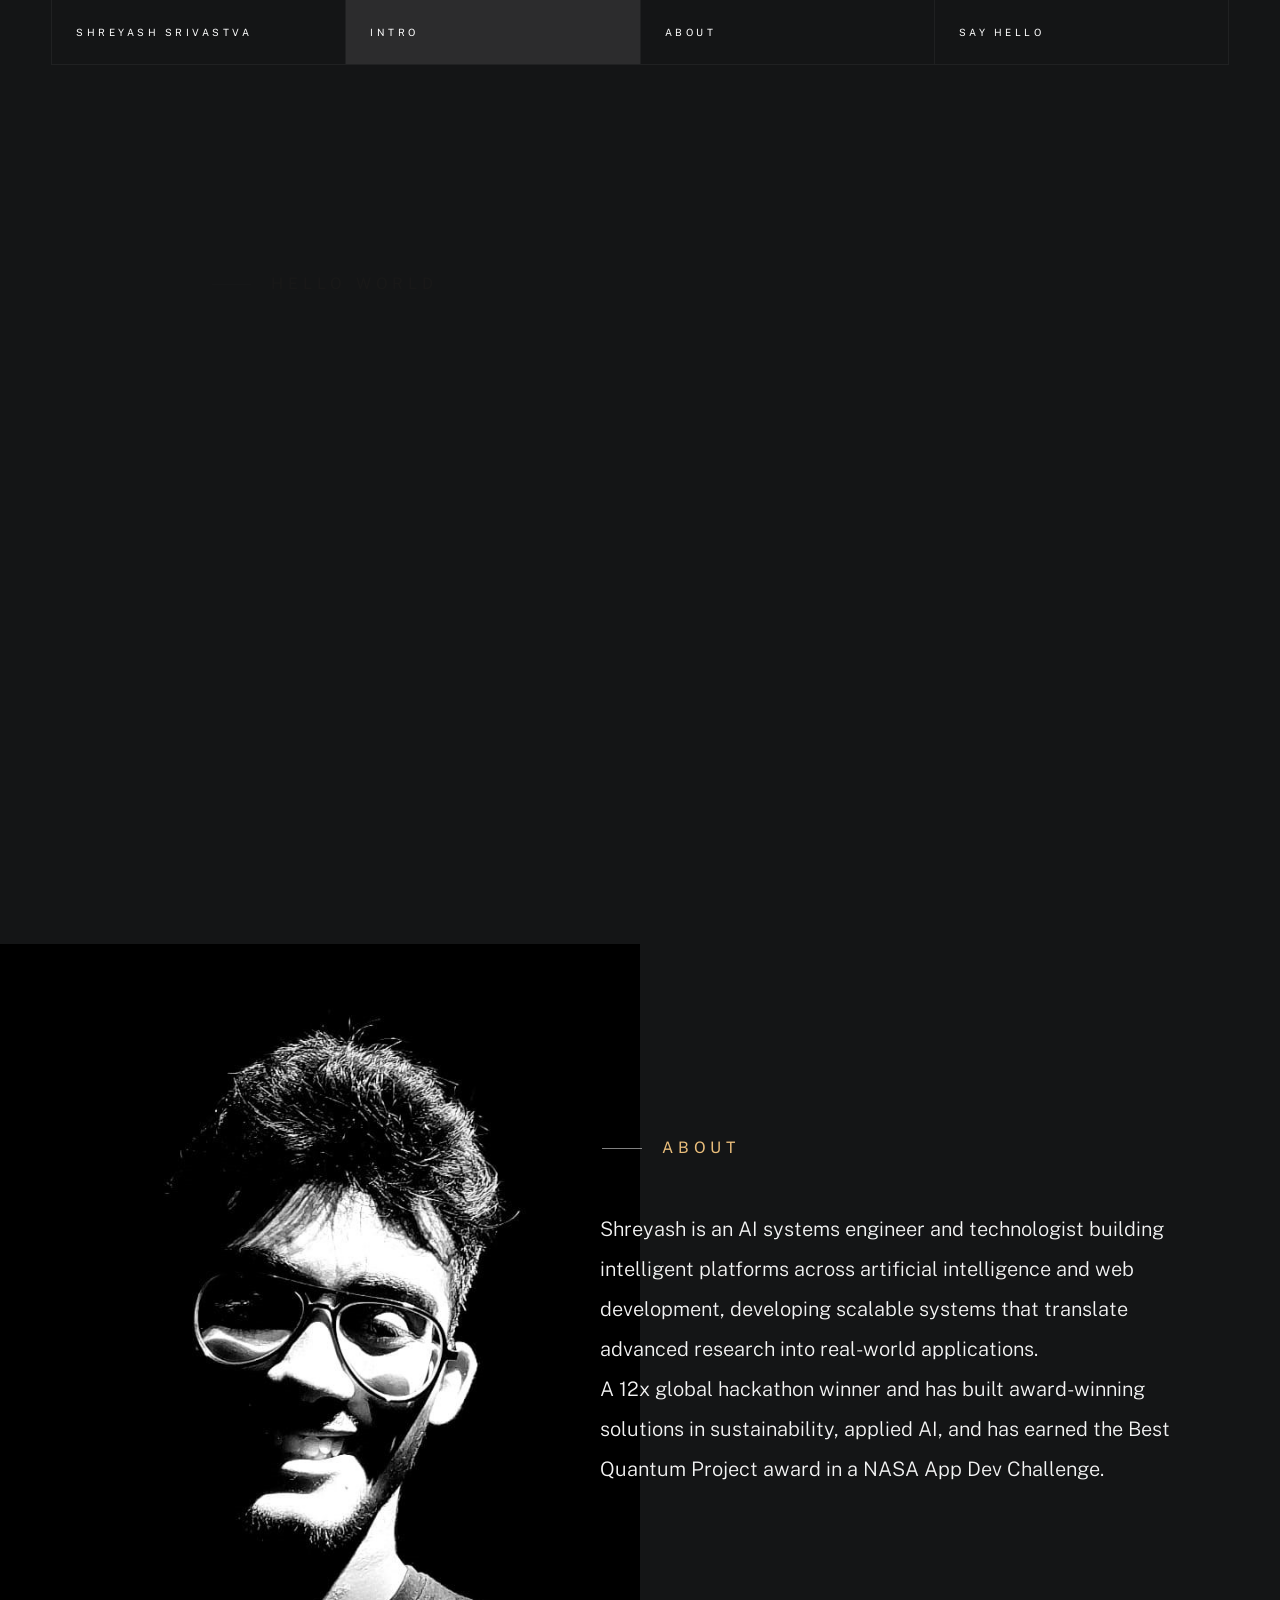
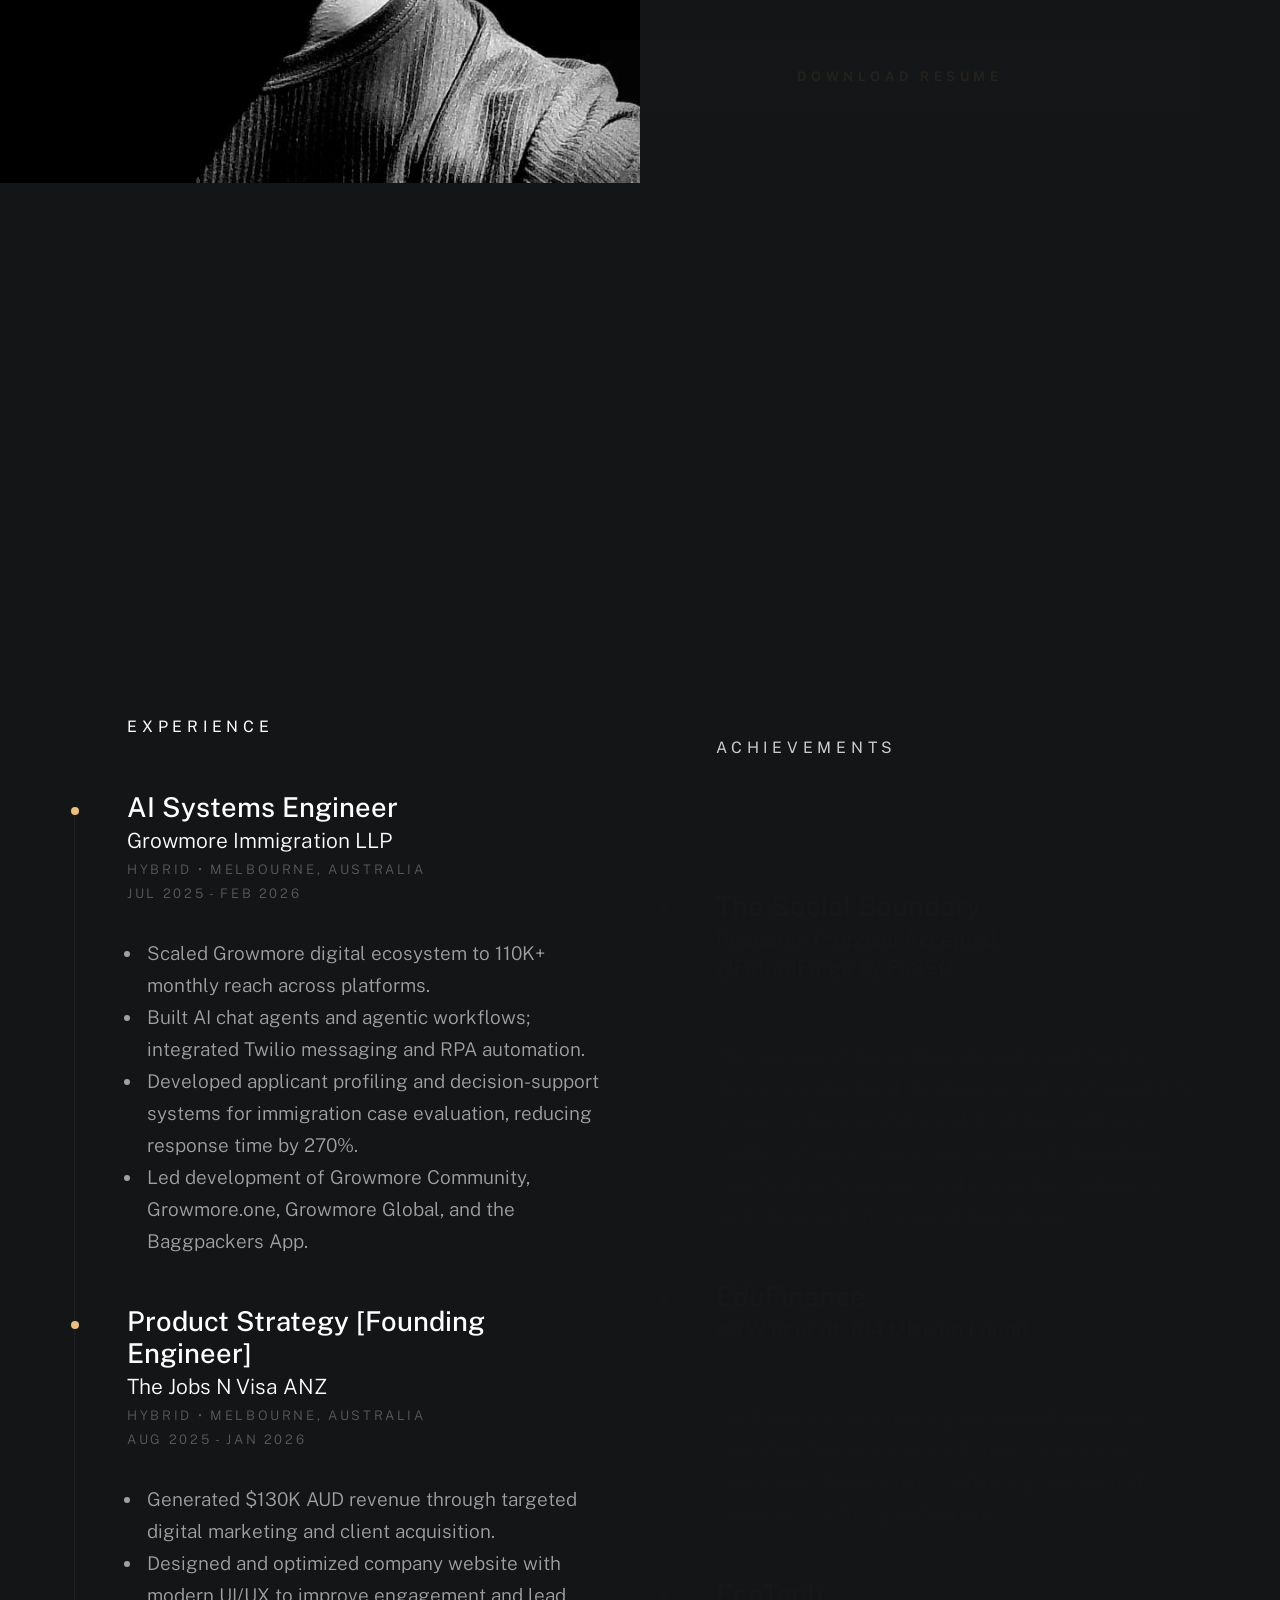
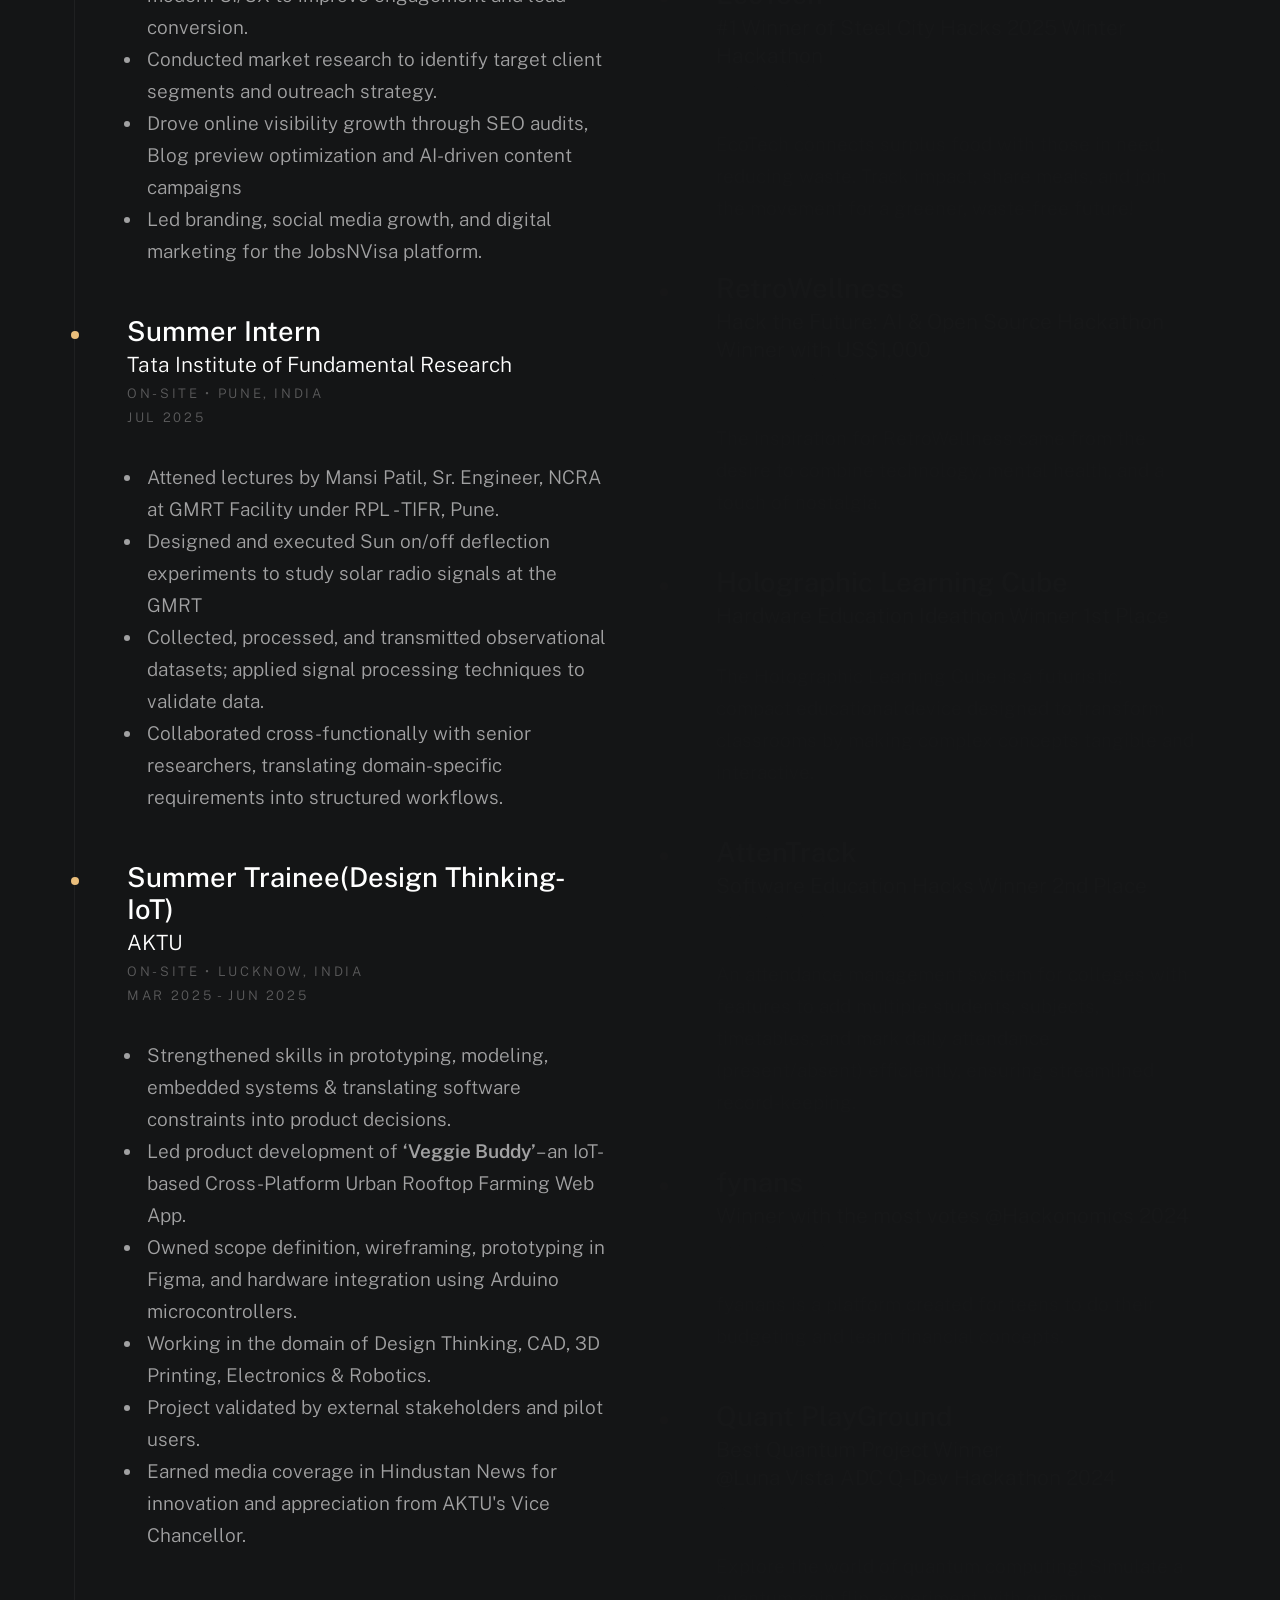
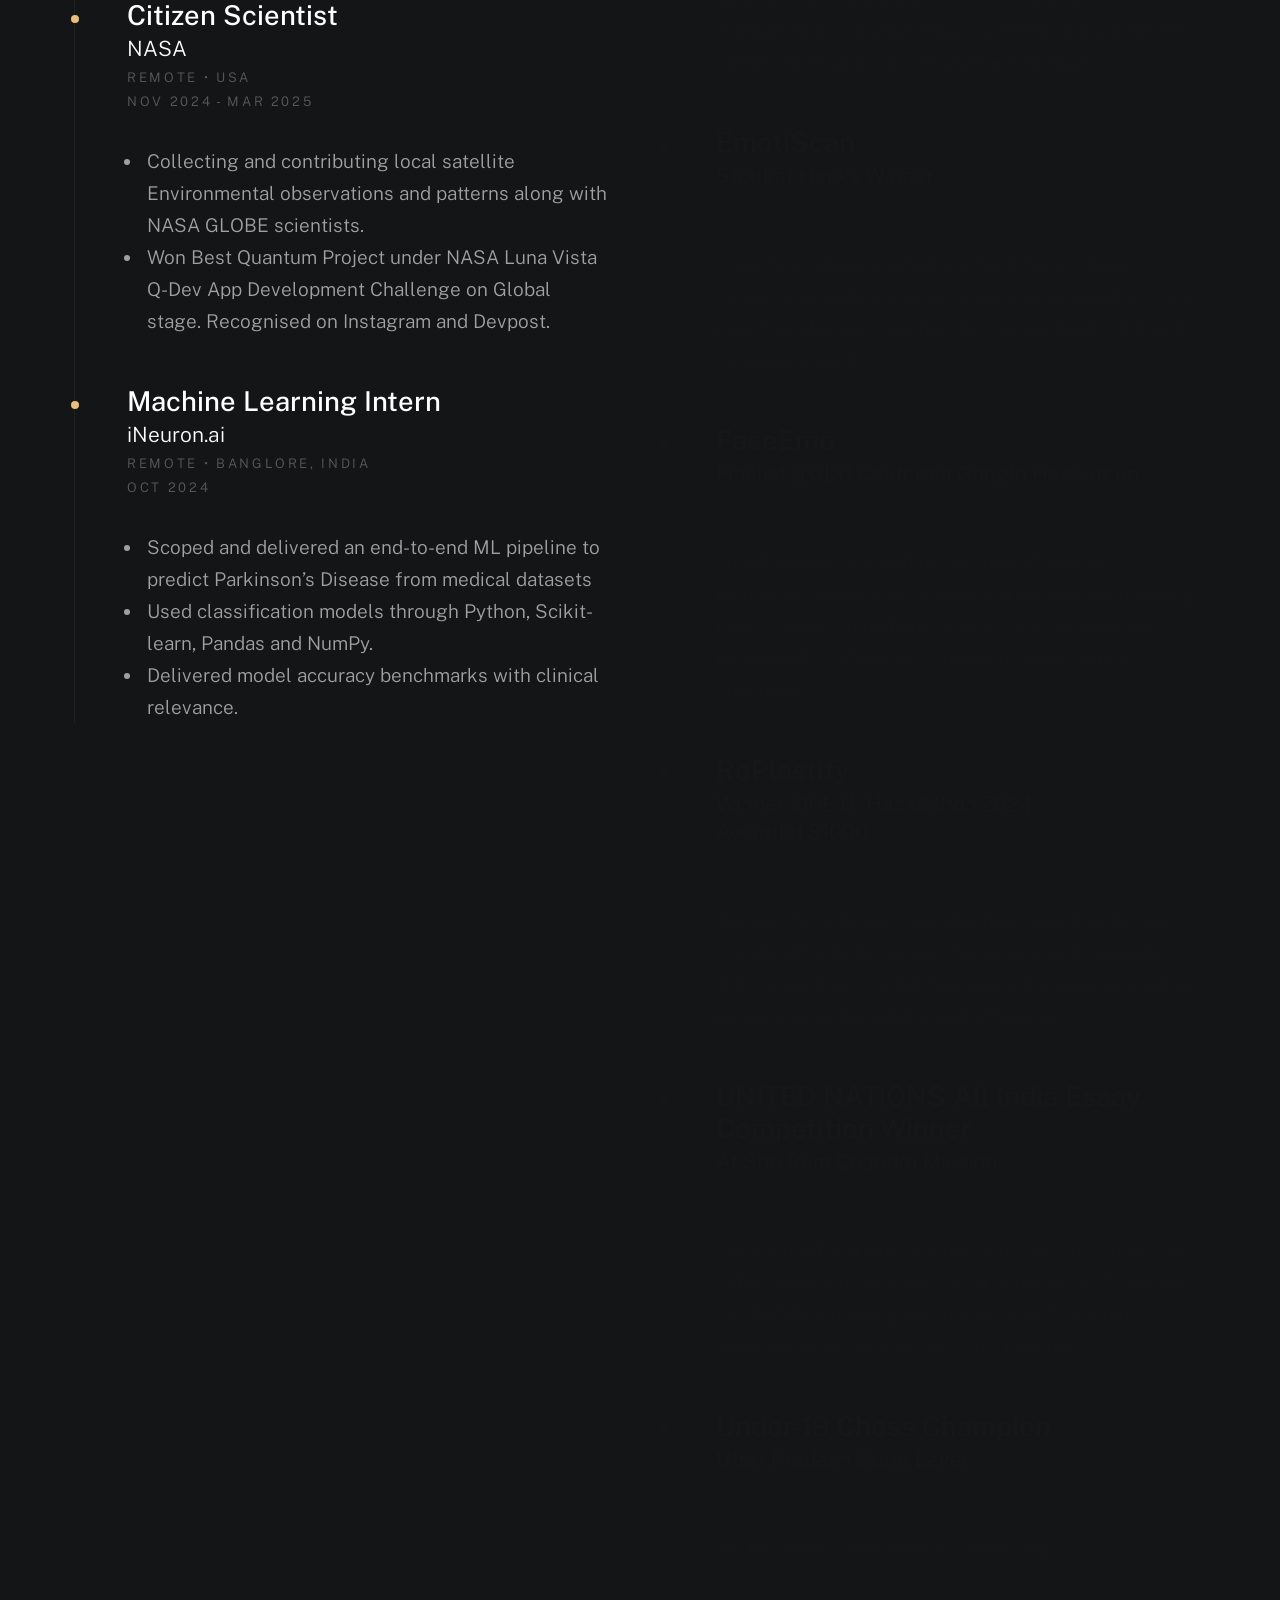
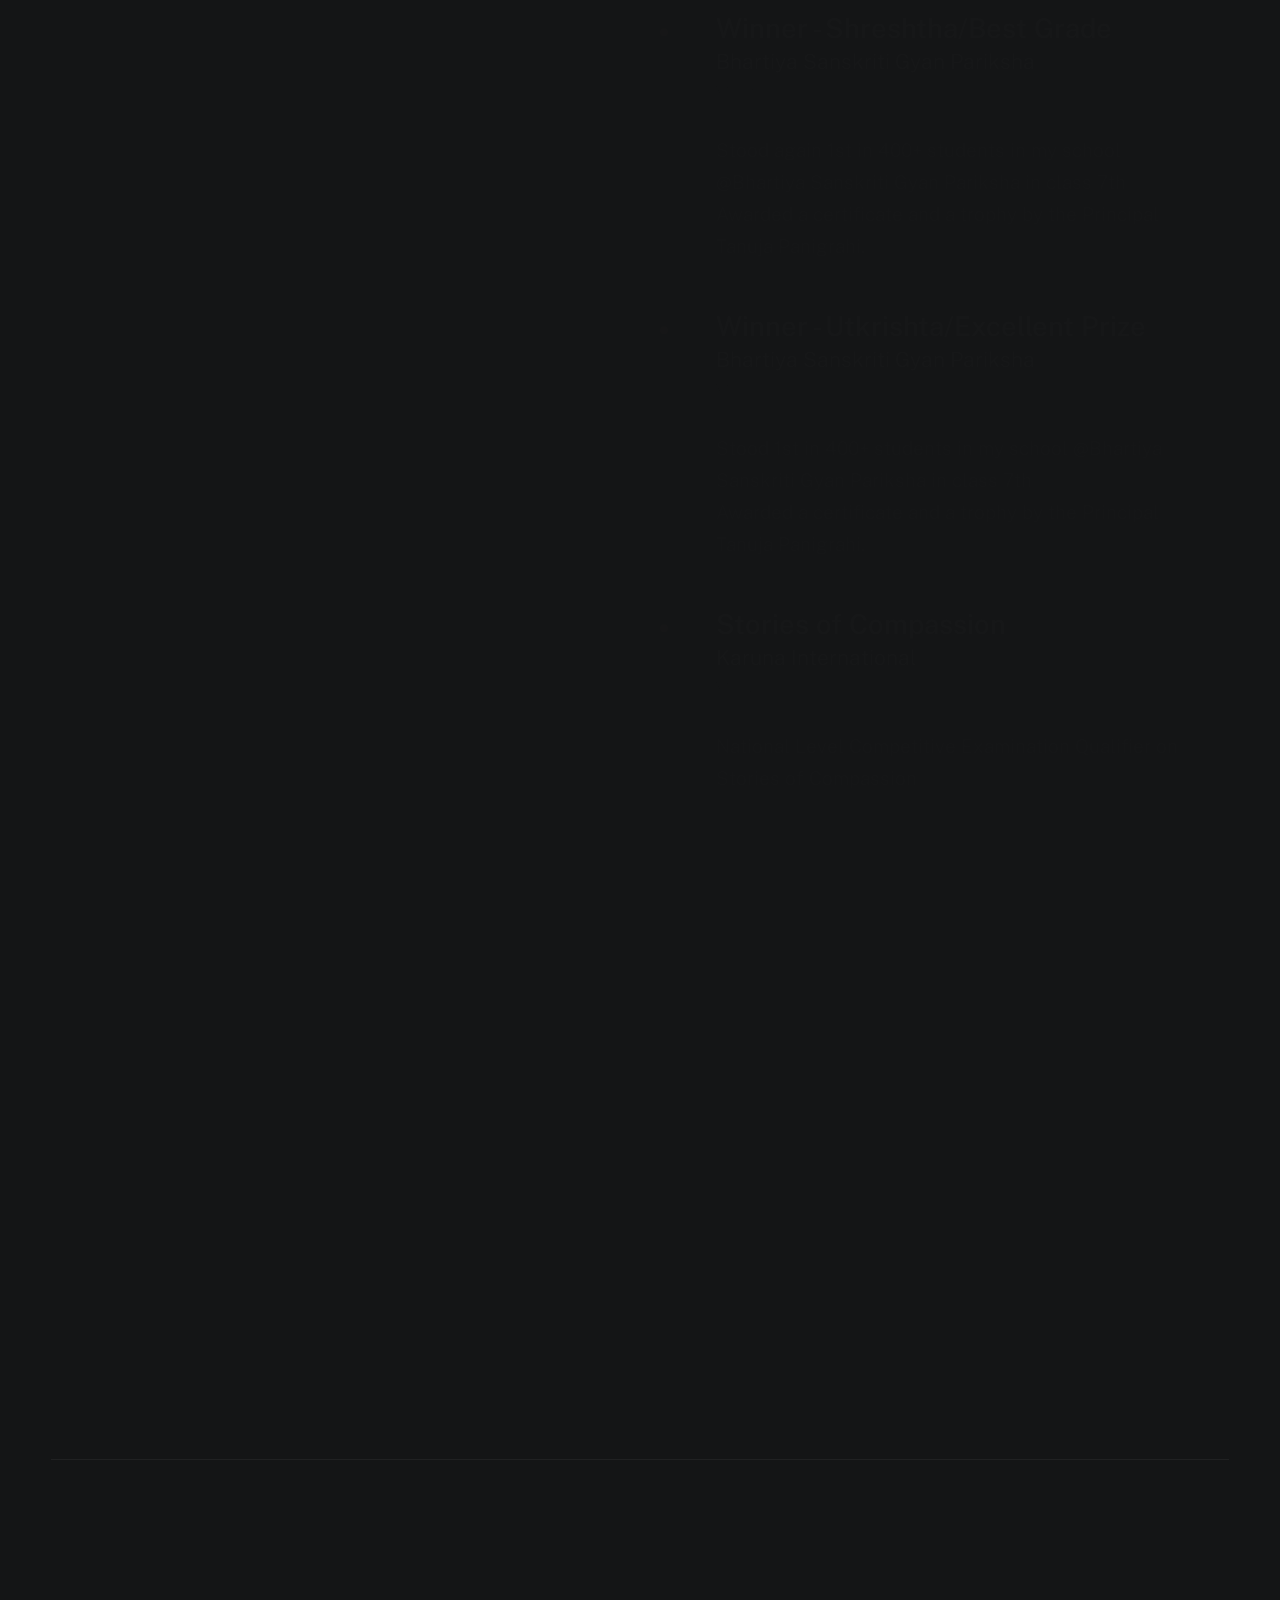
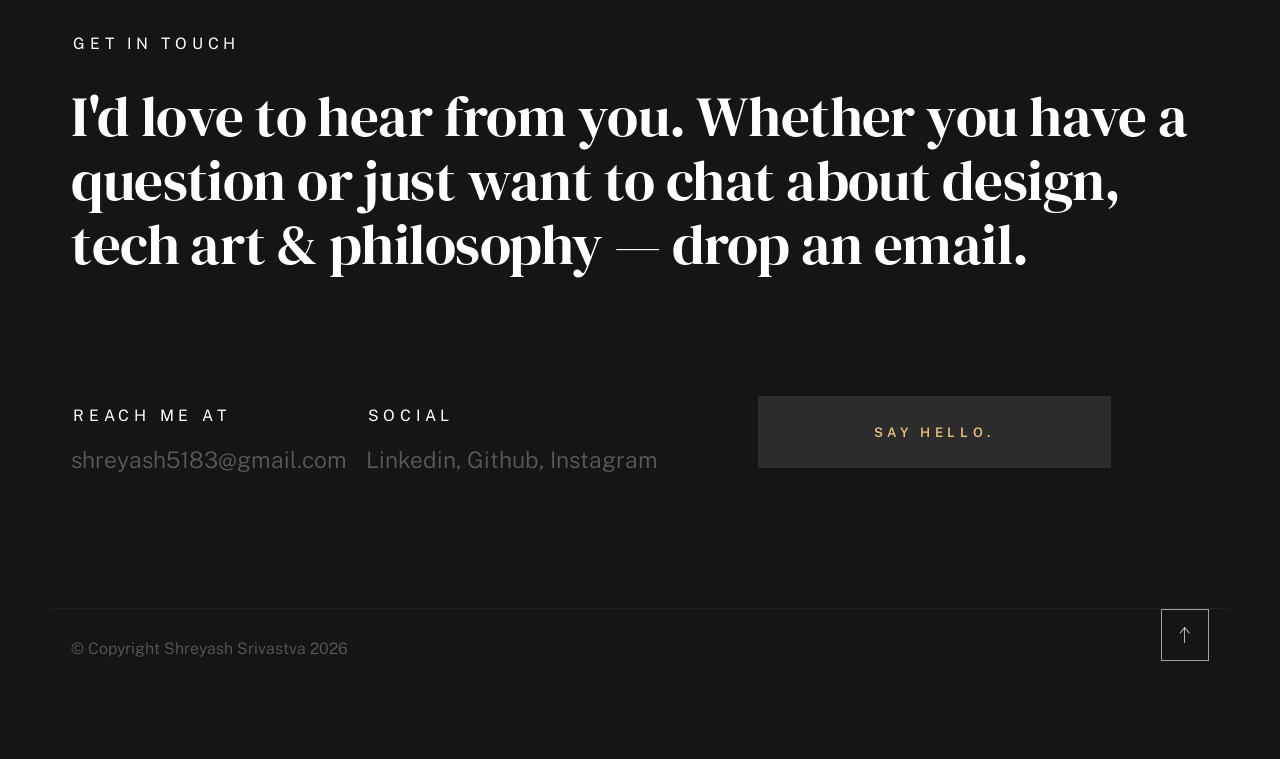
<file: index.html>
<!DOCTYPE html>
<html class="no-js ss-preload" lang="en">

<head>

    <!--- basic page needs
    ================================================== -->
    <meta charset="utf-8">
    <title>Shreyash Srivastva</title>
    <meta name="description" content="">
    <meta name="author" content="">

    <!-- mobile specific metas
    ================================================== -->
    <meta name="viewport" content="width=device-width, initial-scale=1">

    <!-- CSS
    ================================================== -->
    <link rel="stylesheet" href="css/vendor.css">
    <link rel="stylesheet" href="css/styles.css">

    <!-- favicons
    ================================================== -->
    <link rel="apple-touch-icon" sizes="180x180" href="apple-touch-icon.png">
    <link rel="icon" type="image/png" sizes="32x32" href="apple-touch-icon.png">
    <link rel="icon" type="image/png" sizes="16x16" href="apple-touch-icon.png">
    <link rel="manifest" href="site.webmanifest">

</head>

<body id="top">


    <!-- # preloader
    ================================================== -->
    <div id="preloader">
        <div id="loader">
        </div>
    </div>


    <!-- # page wrap
    ================================================== -->
    <div class="s-pagewrap">

        <div class="circles">
            <span></span>
            <span></span>
            <span></span>
            <span></span>
            <span></span>
        </div>


        <!-- ## site header 
        ================================================== -->
        <header class="s-header">

            <div class="header-mobile">
                <span class="mobile-home-link"><a href="index.html">Shreyash Srivastva</a></span>
                <a class="mobile-menu-toggle" href="#0"><span>Menu</span></a>
            </div>

            <div class="row wide main-nav-wrap">
                <nav class="column lg-12 main-nav">
                    <ul>
                        <li><a href="index.html" class="home-link">Shreyash Srivastva</a></li>
                        <li class="current"><a href="#intro" class="smoothscroll">Intro</a></li>
                        <li><a href="#about" class="smoothscroll">About</a></li>
                        <!-- <li><a href="#works" class="smoothscroll">Works</a></li>-->
                        <li><a href="#contact" class="smoothscroll">Say Hello</a></li>
                    </ul>
                </nav>
            </div>

        </header> <!-- end s-header -->


        <!-- ## main content
        ==================================================- -->
        <main class="s-content">


            <!-- ### intro
            ================================================== -->
            <section id="intro" class="s-intro target-section">

                <div class="row intro-content wide">

                    <div class="column">
                        <div class="text-pretitle with-line">
                            Hello World
                        </div>

                        <h1 class="text-huge-title">
                            I am Shreyash Srivastva
                            <br>
                            from India.
                        </h1>
                    </div>

                    <ul class="intro-social">
                        <li><a href="mailto:shreyash5183@gmail.com">Email</a></li>
                        <li><a href="https://www.linkedin.com/in/shreyashsrivastva">Linkedin</a></li>
                        <li><a href="https://www.github.com/shreyazh">Github</a></li>
                        <li><a href="https://x.com/iamsrivastva">Twitter</a></li>
                        <li><a href="https://www.instagram.com/shreyazh">Instagram</a></li>
                        <li><a href="https://www.behance.net/shreyassrivast19">Behance</a></li>
                    </ul>

                </div> <!-- end intro content -->

                <a href="#about" class="intro-scrolldown smoothscroll">
                    <svg width="24" height="24" viewBox="0 0 24 24" xmlns="http://www.w3.org/2000/svg"
                        fill-rule="evenodd" clip-rule="evenodd">
                        <path
                            d="M11 21.883l-6.235-7.527-.765.644 7.521 9 7.479-9-.764-.645-6.236 7.529v-21.884h-1v21.883z" />
                    </svg>
                </a>

            </section> <!-- end s-intro -->


            <!-- ### about
            ================================================== -->
            <section id="about" class="s-about target-section">


                <div class="row about-info wide" data-animate-block>

                    <div class="column lg-6 md-12 about-info__pic-block">
                        <img src="ss.jpg" srcset="ss.jpg 1x, ss.jpg 2x" alt="" class="about-info__pic" data-animate-el>
                    </div>

                    <div class="column lg-6 md-12">
                        <div class="about-info__text">

                            <h2 class="text-pretitle with-line" data-animate-el>
                                About
                            </h2>
                            <p class="attention-getter" data-animate-el style="text-align: left;">
                                Shreyash is an AI systems engineer and technologist building intelligent platforms
                                across artificial intelligence and web development, developing scalable systems that
                                translate advanced research into real-world applications.<br>A 12x global hackathon
                                winner and has built award-winning solutions in sustainability, applied AI, and has
                                earned the Best Quantum Project award in a NASA App Dev Challenge.
                            </p>
                            <a href="Shreyash_Srivastva_Resume.pdf" class="btn btn--medium u-fullwidth"
                                data-animate-el>Download Resume</a>

                        </div>
                    </div>
                </div> <!-- about-info -->


                <div class="row about-expertise" data-animate-block>
                    <div class="column lg-12">

                        <h2 class="text-pretitle" data-animate-el>Expertise</h2>

                        <ul class="skills-list h1" data-animate-el>
                            <li>Mixpanel</li>
                            <li>Python</li>
                            <li>SQL</li>
                            <li>Jira</li>
                            <li>Gen AI</li>
                            <li>AI Agents</li>
                            <li>Notion</li>
                            <li>AIML</li>
                            <li>Data Analytics</li>
                        </ul>

                    </div>
                </div> <!-- end about-expertise -->


                <div class="row about-timelines" data-animate-block>

                    <div class="column lg-6 tab-12">

                        <h2 class="text-pretitle" data-animate-el>
                            Experience
                        </h2>

                        <div class="timeline" data-animate-el>

                            <div class="timeline__block">
                                <div class="timeline__bullet"></div>
                                <div class="timeline__header">
                                    <h4 class="timeline__title">AI Systems Engineer</h4>
                                    <h5 class="timeline__meta">Growmore Immigration LLP</h5>
                                    <p class="timeline__timeframe">Hybrid • Melbourne, Australia<br>Jul 2025 - Feb
                                        2026</p>
                                </div>
                                <div class="timeline__desc">
                                    <p>
                                    <ul>
                                        <li>Scaled Growmore digital ecosystem to 110K+ monthly reach across platforms.
                                        </li>
                                        <li>Built AI chat agents and agentic workflows; integrated Twilio messaging and
                                            RPA automation.</li>
                                        <li>Developed applicant profiling and decision-support systems for immigration
                                            case evaluation, reducing response time by 270%.</li>
                                        <li>Led development of Growmore Community, Growmore.one, Growmore Global, and
                                            the Baggpackers App.</li>
                                    </ul>
                                    </p>
                                </div>
                            </div>

                            <div class="timeline__block">
                                <div class="timeline__bullet"></div>
                                <div class="timeline__header">
                                    <h4 class="timeline__title">Product Strategy [Founding Engineer]</h4>
                                    <h5 class="timeline__meta">The Jobs N Visa ANZ</h5>
                                    <p class="timeline__timeframe">Hybrid • Melbourne, Australia<br>Aug 2025 - Jan 2026
                                    </p>
                                </div>
                                <div class="timeline__desc">
                                    <p>
                                    <ul>
                                        <li>Generated $130K AUD revenue through targeted digital marketing and client
                                            acquisition.</li>
                                        <li>Designed and optimized company website with modern UI/UX to improve
                                            engagement and lead conversion.</li>
                                        <li>Conducted market research to identify target client segments and outreach
                                            strategy.</li>
                                        <li> Drove online visibility growth through SEO audits, Blog preview
                                            optimization
                                            and AI-driven content campaigns</li>
                                        <li>Led branding, social media growth, and digital marketing for the JobsNVisa
                                            platform.</li>
                                    </ul>
                                    </p>
                                </div>
                            </div>
                            <div class="timeline__block">
                                <div class="timeline__bullet"></div>
                                <div class="timeline__header">
                                    <h4 class="timeline__title">Summer Intern</h4>
                                    <h5 class="timeline__meta">Tata Institute of Fundamental Research</h5>
                                    <p class="timeline__timeframe">On-Site • Pune, India<br>Jul 2025</p>
                                </div>
                                <div class="timeline__desc">
                                    <p>
                                    <ul>
                                        <li>Attened lectures by Mansi Patil, Sr. Engineer, NCRA at GMRT Facility under
                                            RPL - TIFR, Pune.</li>
                                        <li> Designed and executed Sun on/off deflection experiments to study solar
                                            radio signals at the GMRT</li>
                                        <li>Collected, processed, and transmitted observational datasets; applied signal
                                            processing techniques to validate data.</li>
                                        <li>Collaborated cross-functionally with senior researchers, translating
                                            domain-specific requirements into structured workflows.</li>
                                        </p>
                                </div>
                            </div>
                            <div class="timeline__block">
                                <div class="timeline__bullet"></div>
                                <div class="timeline__header">
                                    <h4 class="timeline__title">Summer Trainee(Design Thinking-IoT)</h4>
                                    <h5 class="timeline__meta">AKTU</h5>
                                    <p class="timeline__timeframe">On-Site • Lucknow, India<br>Mar 2025 - Jun 2025</p>
                                </div>
                                <div class="timeline__desc">
                                    <p>
                                    <ul>
                                        <li>Strengthened skills in prototyping, modeling, embedded systems & translating software constraints into product decisions.</li>
                                        <li>Led product development of <b>‘Veggie Buddy’</b>– an IoT-based Cross-Platform Urban Rooftop Farming Web App.</li>
                                        <li>Owned scope definition, wireframing, prototyping in Figma, and hardware integration using Arduino microcontrollers.</li>
                                        <li>Working in the domain of Design Thinking, CAD, 3D Printing, Electronics & Robotics.</li>
                                        <li>Project validated by external stakeholders and pilot users.</li>
                                        <li>Earned media coverage in Hindustan News for innovation and appreciation from AKTU's Vice Chancellor.</li>
                                    </ul>
                                    </p>
                                </div>
                            </div>
                            <div class="timeline__block">
                                <div class="timeline__bullet"></div>
                                <div class="timeline__header">
                                    <h4 class="timeline__title">Citizen Scientist</h4>
                                    <h5 class="timeline__meta">NASA</h5>
                                    <p class="timeline__timeframe">Remote • USA<br>Nov 2024 - Mar 2025</p>
                                </div>
                                <div class="timeline__desc">
                                    <p>
                                    <ul>
                                        <li>Collecting and contributing local satellite Environmental observations and
                                            patterns along with NASA GLOBE scientists.</li>
                                        <li>Won Best Quantum Project under NASA Luna Vista Q-Dev App Development
                                            Challenge on Global stage. Recognised on Instagram and Devpost.</li>
                                        </p>
                                </div>
                            </div>
                            <div class="timeline__block">
                                <div class="timeline__bullet"></div>
                                <div class="timeline__header">
                                    <h4 class="timeline__title">Machine Learning Intern</h4>
                                    <h5 class="timeline__meta">iNeuron.ai</h5>
                                    <p class="timeline__timeframe">Remote • Banglore, India<br>Oct 2024</p>
                                </div>
                                <div class="timeline__desc">
                                    <p>
                                    <ul>
                                        <li>Scoped and delivered an end-to-end ML pipeline to predict Parkinson’s
                                            Disease from medical datasets</li>
                                        <li>Used classification models through Python, Scikit-learn, Pandas and NumPy.
                                        </li>
                                        <li>Delivered model accuracy benchmarks with clinical relevance.</li>
                                    </ul>
                                    </p>
                                </div>
                            </div>
                        </div>
                    </div>

                    <!--Achievements-->

                    <div class="column lg-6 tab-12">

                        <h2 class="text-pretitle" data-animate-el>
                            Achievements
                        </h2>

                        <div class="timeline" data-animate-el>
                            <div class="timeline__block">
                                <div class="timeline__bullet"></div>
                                <div class="timeline__header">
                                    <h4 class="timeline__title">The Social Boundary</h4>
                                    <h5 class="timeline__meta">Research Proposal Accepted<br>@FutureForge by FuSSO</h5>
                                    <p class="timeline__timeframe">March 2025</p>
                                </div>
                                <div class="timeline__desc">
                                    <p>The concept of Social Boundary emerged from a desire to understand the dynamic
                                        nature of sociability across humans, animals, and AI. Unlike traditional models
                                        of social interaction, we sought to explore how familiarity, context, and
                                        interaction frequency contribute to shifts in social boundaries.</p>
                                </div>
                            </div>

                            <div class="timeline__block">
                                <div class="timeline__bullet"></div>
                                <div class="timeline__header">
                                    <h4 class="timeline__title">EduFinance</h4>
                                    <h5 class="timeline__meta">#3 Winner of 404 Mission Found</h5>
                                    <p class="timeline__timeframe">March 2025</p>
                                </div>
                                <div class="timeline__desc">
                                    <p>EduFinance is an engaging web-based game that simplifies financial literacy
                                        through interactive challenges. Players learn budgeting, saving, and investing
                                        in a fun, gamified way.</p>
                                </div>
                            </div>

                            <div class="timeline__block">
                                <div class="timeline__bullet"></div>
                                <div class="timeline__header">
                                    <h4 class="timeline__title">EcoTech</h3>
                                        <h5 class="timeline__meta">#1 Winner of Steel City Hacks 2025 Winter Hackathon
                                        </h5>
                                        <p class="timeline__timeframe">March 2025</p>
                                </div>
                                <div class="timeline__desc">
                                    <p>EcoTech connects surplus food with those in need, reducing waste. Track impact,
                                        share meals, and join the movement for a greener, waste-free future! </p>
                                </div>
                            </div>

                            <div class="timeline__block">
                                <div class="timeline__bullet"></div>
                                <div class="timeline__header">
                                    <h4 class="timeline__title">RetroWellness</h4>
                                    <h5 class="timeline__meta">Hack the Future: AI & Open Source Hackathon Winner with
                                        US$1,000</h5>
                                    <p class="timeline__timeframe">February 2025</p>
                                </div>
                                <div class="timeline__desc">
                                    <p>The inspiration for RetroWellness came from the desire to combine technology,
                                        mental health, and a touch of nostalgia.</p>
                                </div>
                            </div>

                            <div class="timeline__block">
                                <div class="timeline__bullet"></div>
                                <div class="timeline__header">
                                    <h4 class="timeline__title">Holographic Learning Cube</h4>
                                    <h5 class="timeline__meta">Hardware Education Ideathon

                                        Winner 1st Place</h5>
                                    <p class="timeline__timeframe"></p>
                                </div>
                                <div class="timeline__desc">
                                    <p>The Holographic Learning Cube is a futuristic, compact educational device
                                        designed to transform classrooms by making complex concepts tangible and
                                        interactive.</p>
                                </div>
                            </div>

                            <div class="timeline__block">
                                <div class="timeline__bullet"></div>
                                <div class="timeline__header">
                                    <h4 class="timeline__title">AttenTrack</h4>
                                    <h5 class="timeline__meta">Software Education Hacks Winner 2nd Place</h5>
                                    <p class="timeline__timeframe">January 2025</p>
                                </div>
                                <div class="timeline__desc">
                                    <p>An attendance management system for colleges with features to add multiple
                                        students, subjects, timetables, and mark daily attendance (present/absent)
                                        efficiently, ensuring streamlined record-keeping.</p>
                                </div>
                            </div>


                            <div class="timeline__block">
                                <div class="timeline__bullet"></div>
                                <div class="timeline__header">
                                    <h4 class="timeline__title">fynans</h4>
                                    <h5 class="timeline__meta">Winner with the most votes @Hackonomics 2024</h5>
                                    <p class="timeline__timeframe">January 2025</p>
                                </div>
                                <div class="timeline__desc">
                                    <p>fyanans is a platform created for teens to do their budgeting and learn financial
                                        concepts.</p>
                                </div>
                            </div>

                            <div class="timeline__block">
                                <div class="timeline__bullet"></div>
                                <div class="timeline__header">
                                    <h4 class="timeline__title">Quant PlayGround</h4>
                                    <h5 class="timeline__meta">Best Quantum Project Winner <br>@Luna Vista ADC Q-Dev
                                        Hackathon 2024</h5>
                                    <p class="timeline__timeframe">December 2024</p>
                                </div>
                                <div class="timeline__desc">
                                    <p>Explore the world of quantum computing! Simulate a quantum coin flip, experiment
                                        with quantum teleportation, visualize Bloch spheres, and create Bell states, all
                                        through an interactive interface.</p>
                                </div>
                            </div>

                            <div class="timeline__block">
                                <div class="timeline__bullet"></div>
                                <div class="timeline__header">
                                    <h4 class="timeline__title">EmotiScan</h4>
                                    <h5 class="timeline__meta">Student Hacks Winner</h5>
                                    <p class="timeline__timeframe">November 2024</p>
                                </div>
                                <div class="timeline__desc">
                                    <p>EmotiScan detects emotions from facial images instantly, providing a quick
                                        emotional assessment in a user-friendly app—perfect for mental health, CX, and
                                        personal insight.</p>
                                </div>
                            </div>

                            <div class="timeline__block">
                                <div class="timeline__bullet"></div>
                                <div class="timeline__header">
                                    <h4 class="timeline__title">FaceEmo</h4>
                                    <h5 class="timeline__meta">Finalist @GDG California Google Hackathon</h5>
                                    <p class="timeline__timeframe">November 2024</p>
                                </div>
                                <div class="timeline__desc">
                                    <p>FaceEmo was inspired by the idea of making emotional recognition simple and
                                        accessible, allowing users to gain immediate insights into the emotions
                                        expressed in a face, all through an easy-to-use interface.</p>
                                </div>
                            </div>

                            <div class="timeline__block">
                                <div class="timeline__bullet"></div>
                                <div class="timeline__header">
                                    <h4 class="timeline__title">RePlastify</h4>
                                    <h5 class="timeline__meta">Winner @TiE U - Hack@thon 2024<br>Awarded $1000</h5>
                                    <p class="timeline__timeframe">October 2024</p>
                                </div>
                                <div class="timeline__desc">
                                    <p>Replastify by Ansell provides free recycling for our brands, affordable options
                                        for others, and rewards. With AI sorting, it simplifies waste management while
                                        enhancing sustainability and efficiency.</p>
                                </div>
                            </div>


                            <div class="timeline__block">
                                <div class="timeline__bullet"></div>
                                <div class="timeline__header">
                                    <h4 class="timeline__title">UNITED NATIONS All India Esaay Competition Winner</h4>
                                    <h5 class="timeline__meta">At Shri Ram Chandra Mission</h5>
                                    <p class="timeline__timeframe">January 2020</p>
                                </div>
                                <div class="timeline__desc">
                                    <p>Participated and won in class 10th, the first prize in All India Essay Writing
                                        Event 2019 (class 9 to 12) hosted by UNICIB and was given the prize by The
                                        Indian Administrative Service (IAS) of Lucknow</p>
                                </div>
                            </div>


                            <div class="timeline__block">
                                <div class="timeline__bullet"></div>
                                <div class="timeline__header">
                                    <h4 class="timeline__title">Under-19 Chess Champion</h4>
                                    <h5 class="timeline__meta">Uttar Pradesh State Level</h5>
                                    <p class="timeline__timeframe">November 2019</p>
                                </div>
                                <div class="timeline__desc">
                                    <p>At DAV State Level Annual Sports Day</p>
                                </div>
                            </div>

                            <div class="timeline__block">
                                <div class="timeline__bullet"></div>
                                <div class="timeline__header">
                                    <h4 class="timeline__title">Winner - Shreshtha/Best Grade</h4>
                                    <h5 class="timeline__meta">Bhartiya Sanskriti Gyan Pariksha</h5>
                                    <p class="timeline__timeframe">2018</p>
                                </div>
                                <div class="timeline__desc">
                                    <p>Stood again 1st in 400+ students in my school @Bhartiya Sanskriti Gyan Pariksha
                                        in class 7th<br>
                                        Awarded a certificate and a trophy by the Principal Tanuja Panigrahi.</p>
                                </div>
                            </div>

                            <div class="timeline__block">
                                <div class="timeline__bullet"></div>
                                <div class="timeline__header">
                                    <h4 class="timeline__title">Winner - Utkrishta/Excellent Prize</h4>
                                    <h5 class="timeline__meta">Bhartiya Sanskriti Gyan Pariksha</h5>
                                    <p class="timeline__timeframe">2017</p>
                                </div>
                                <div class="timeline__desc">
                                    <p>Stood 1st in 400+ students in my school @Bhartiya Sanskriti Gyan Pariksha in
                                        class 7th<br>
                                        Awarded a certificate and a trophy by the Principal Tanuja Panigrahi.</p>
                                </div>
                            </div>

                            <div class="timeline__block">
                                <div class="timeline__bullet"></div>
                                <div class="timeline__header">
                                    <h4 class="timeline__title">Stories of Compassion</h4>
                                    <h5 class="timeline__meta">Karuna International</h5>
                                    <p class="timeline__timeframe">2016</p>
                                </div>
                                <div class="timeline__desc">
                                    <p>National Level Competitive Examination Qualifier on Stories of Compassion</p>
                                </div>
                            </div>

                        </div> <!-- end timeline -->
                    </div> <!-- end column -->

                    <!--Education-->

                    <div class="column lg-6 tab-12">

                        <h2 class="text-pretitle" data-animate-el>
                            Education
                        </h2>

                        <div class="timeline" data-animate-el>

                            <div class="timeline__block">
                                <div class="timeline__bullet"></div>
                                <div class="timeline__header">
                                    <h4 class="timeline__title">Dr. A.P.J. Abdul Kalam Technical University, Lucknow
                                        </h3>
                                        <h5 class="timeline__meta">Bachelor in Technology(CSE)</h5>
                                        <p class="timeline__timeframe">November 2022 - June 2026</p>
                                </div>
                                <div class="timeline__desc">
                                    <p><b>Courses: </b>Artificial Intelligence, Machine Learning, Full-Stack
                                        Development, Data Structures,
                                        Algoritms and Analysis, DBMS, OS, Networking, Data Analytics</p>
                                </div>
                            </div>

                            <div class="timeline__block">
                                <div class="timeline__bullet"></div>
                                <div class="timeline__header">
                                    <h4 class="timeline__title">R.L.B. Memorial Public School, Lucknow</h4>
                                    <h5 class="timeline__meta">Intemediate</h5>
                                    <p class="timeline__timeframe">July 2020 - June 2022</p>
                                </div>
                                <div class="timeline__desc">
                                    <p><b>Courses: </b>Mathematics, Computer Science, Physics, Chemistry, English.</p>
                                </div>
                            </div>

                        </div> <!-- end timeline -->

                    </div> <!-- end column -->
                </div> <!-- end about-timelines -->

            </section> <!-- end s-about -->


            <!-- ### works
            ================================================== 
            <section id="works" class="s-works target-section">


                <div class="row works-portfolio">

                    <div class="column lg-12" data-animate-block>

                        <h2 class="text-pretitle" data-animate-el>
                            Recent Works
                        </h2>
                        <p class="h1" data-animate-el>
                            Here are some of my favorite projects I have done lately. Feel free to check them out.
                        </p>
    
                        <ul class="folio-list row block-lg-one-half block-stack-on-1000">

                            <li class="folio-list__item column" data-animate-el>
                                <a class="folio-list__item-link" href="#modal-03">
                                    <div class="folio-list__item-pic">
                                        <img src="images/portfolio/rucksack.jpg" 
                                             srcset="images/portfolio/rucksack.jpg 1x, images/portfolio/rucksack@2x.jpg 2x" alt="">
                                    </div>
                                    
                                    <div class="folio-list__item-text">
                                        <div class="folio-list__item-cat">
                                            Website
                                        </div>
                                        <div class="folio-list__item-title">
                                            FinCrypt.ai
                                        </div>
                                    </div>
                                </a>
                                <a class="folio-list__proj-link" href="https://github.com/shreyazh/FinCrypt.ai" title="project link">
                                    <svg width="15" height="15" viewBox="0 0 15 15" fill="none" xmlns="http://www.w3.org/2000/svg"><path d="M8.14645 3.14645C8.34171 2.95118 8.65829 2.95118 8.85355 3.14645L12.8536 7.14645C13.0488 7.34171 13.0488 7.65829 12.8536 7.85355L8.85355 11.8536C8.65829 12.0488 8.34171 12.0488 8.14645 11.8536C7.95118 11.6583 7.95118 11.3417 8.14645 11.1464L11.2929 8H2.5C2.22386 8 2 7.77614 2 7.5C2 7.22386 2.22386 7 2.5 7H11.2929L8.14645 3.85355C7.95118 3.65829 7.95118 3.34171 8.14645 3.14645Z" fill="currentColor" fill-rule="evenodd" clip-rule="evenodd"></path></svg>
                                </a>
                            </li>
                            <!--end folio-list__item 

                            <li class="folio-list__item column" data-animate-el>
                                <a class="folio-list__item-link" href="#modal-01">
                                    <div class="folio-list__item-pic">
                                        <img src="images/portfolio/fuji.jpg"
                                             srcset="images/portfolio/fuji.jpg 1x, images/portfolio/fuji@2x.jpg 2x"  alt="">
                                    </div>
                                    
                                    <div class="folio-list__item-text">
                                        <div class="folio-list__item-cat">
                                            Website
                                        </div>
                                        <div class="folio-list__item-title">
                                            Project Soumya
                                        </div>
                                    </div>
                                </a>
                                <a class="folio-list__proj-link" href="https://soumya-ashy.vercel.app/" title="project link">
                                    <svg width="15" height="15" viewBox="0 0 15 15" fill="none" xmlns="http://www.w3.org/2000/svg"><path d="M8.14645 3.14645C8.34171 2.95118 8.65829 2.95118 8.85355 3.14645L12.8536 7.14645C13.0488 7.34171 13.0488 7.65829 12.8536 7.85355L8.85355 11.8536C8.65829 12.0488 8.34171 12.0488 8.14645 11.8536C7.95118 11.6583 7.95118 11.3417 8.14645 11.1464L11.2929 8H2.5C2.22386 8 2 7.77614 2 7.5C2 7.22386 2.22386 7 2.5 7H11.2929L8.14645 3.85355C7.95118 3.65829 7.95118 3.34171 8.14645 3.14645Z" fill="currentColor" fill-rule="evenodd" clip-rule="evenodd"></path></svg>
                                </a>
                            </li> 
                            <!--end folio-list__item

                            <li class="folio-list__item column" data-animate-el>
                                <a class="folio-list__item-link" href="#modal-02">
                                    <div class="folio-list__item-pic">
                                        <img src="images/portfolio/gallery/g-minimalismo.jpg" 
                                             srcset="images/portfolio/gallery/g-minimalismo.jpg 1x, images/portfolio/gallery/g-minimalismo@2x.jpg" alt="">
                                    </div>
                                    
                                    <div class="folio-list__item-text">
                                        <div class="folio-list__item-cat">
                                            Quantum Hackathon Winning Project
                                        </div>
                                        <div class="folio-list__item-title">
                                            Quant Playground
                                        </div>
                                    </div>
                                </a>
                                <a class="folio-list__proj-link" href="https://github.com/shreyazh/Quant-Comp-Project" title="project link">
                                    <svg width="15" height="15" viewBox="0 0 15 15" fill="none" xmlns="http://www.w3.org/2000/svg"><path d="M8.14645 3.14645C8.34171 2.95118 8.65829 2.95118 8.85355 3.14645L12.8536 7.14645C13.0488 7.34171 13.0488 7.65829 12.8536 7.85355L8.85355 11.8536C8.65829 12.0488 8.34171 12.0488 8.14645 11.8536C7.95118 11.6583 7.95118 11.3417 8.14645 11.1464L11.2929 8H2.5C2.22386 8 2 7.77614 2 7.5C2 7.22386 2.22386 7 2.5 7H11.2929L8.14645 3.85355C7.95118 3.65829 7.95118 3.34171 8.14645 3.14645Z" fill="currentColor" fill-rule="evenodd" clip-rule="evenodd"></path></svg>
                                </a>
                            </li> 
                            <!--end folio-list__item -->
            <!--<li class="folio-list__item column" data-animate-el>
                                <a class="folio-list__item-link" href="#modal-04">
                                    <div class="folio-list__item-pic">
                                        <img src="images/portfolio/skaterboimages\portfolio\y.jpg"
                                             srcset="images/portfolio/skaterboimages\portfolio\y.jpg 1x, images/portfolio/skaterboy@2x.jpg 2x" alt="">
                                    </div>
                                    
                                    <div class="folio-list__item-text">
                                        <div class="folio-list__item-cat">
                                            Website
                                        </div>
                                        <div class="folio-list__item-title">
                                            Since Day One.
                                        </div>
                                    </div>
                                </a>
                                <a class="folio-list__proj-link" href="#" title="project link">
                                    <svg width="15" height="15" viewBox="0 0 15 15" fill="none" xmlns="http://www.w3.org/2000/svg"><path d="M8.14645 3.14645C8.34171 2.95118 8.65829 2.95118 8.85355 3.14645L12.8536 7.14645C13.0488 7.34171 13.0488 7.65829 12.8536 7.85355L8.85355 11.8536C8.65829 12.0488 8.34171 12.0488 8.14645 11.8536C7.95118 11.6583 7.95118 11.3417 8.14645 11.1464L11.2929 8H2.5C2.22386 8 2 7.77614 2 7.5C2 7.22386 2.22386 7 2.5 7H11.2929L8.14645 3.85355C7.95118 3.65829 7.95118 3.34171 8.14645 3.14645Z" fill="currentColor" fill-rule="evenodd" clip-rule="evenodd"></path></svg>
                                </a>
                            </li> -->
            <!--end folio-list__item -->
            <!--
                            <li class="folio-list__item column" data-animate-el>
                                <a class="folio-list__item-link" href="#modal-05">
                                    <div class="folio-list__item-pic">
                                        <img src="images/portfolio/sanddunes.jpg" 
                                             srcset="images/portfolio/sanddunes.jpg 1x, images/portfolio/sanddunes@2x.jpg 2x" alt="">
                                    </div>
                                    
                                    <div class="folio-list__item-text">
                                        <div class="folio-list__item-cat">
                                            Illustration
                                        </div>
                                        <div class="folio-list__item-title">
                                            Sand Dunes.
                                        </div>
                                    </div>
                                </a>
                                <a class="folio-list__proj-link" href="#" title="project link">
                                    <svg width="15" height="15" viewBox="0 0 15 15" fill="none" xmlns="http://www.w3.org/2000/svg"><path d="M8.14645 3.14645C8.34171 2.95118 8.65829 2.95118 8.85355 3.14645L12.8536 7.14645C13.0488 7.34171 13.0488 7.65829 12.8536 7.85355L8.85355 11.8536C8.65829 12.0488 8.34171 12.0488 8.14645 11.8536C7.95118 11.6583 7.95118 11.3417 8.14645 11.1464L11.2929 8H2.5C2.22386 8 2 7.77614 2 7.5C2 7.22386 2.22386 7 2.5 7H11.2929L8.14645 3.85355C7.95118 3.65829 7.95118 3.34171 8.14645 3.14645Z" fill="currentColor" fill-rule="evenodd" clip-rule="evenodd"></path></svg>
                                </a>
                            </li>--> <!--end folio-list__item -->

            <!--  <li class="folio-list__item column" data-animate-el>
                                <a class="folio-list__item-link" href="#modal-06">
                                    <div class="folio-list__item-pic">
                                        <img src="images/portfolio/minimalismo.jpg" 
                                             srcset="images/portfolio/minimalismo.jpg 1x, images/portfolio/minimalismo@2x.jpg 2x" alt="">
                                    </div>
                                    
                                    <div class="folio-list__item-text">
                                        <div class="folio-list__item-cat">
                                            Branding
                                        </div>
                                        <div class="folio-list__item-title">
                                            Minimalismo.
                                        </div>
                                    </div>
                                </a>
                                <a class="folio-list__proj-link" href="#" title="project link">
                                    <svg width="15" height="15" viewBox="0 0 15 15" fill="none" xmlns="http://www.w3.org/2000/svg"><path d="M8.14645 3.14645C8.34171 2.95118 8.65829 2.95118 8.85355 3.14645L12.8536 7.14645C13.0488 7.34171 13.0488 7.65829 12.8536 7.85355L8.85355 11.8536C8.65829 12.0488 8.34171 12.0488 8.14645 11.8536C7.95118 11.6583 7.95118 11.3417 8.14645 11.1464L11.2929 8H2.5C2.22386 8 2 7.77614 2 7.5C2 7.22386 2.22386 7 2.5 7H11.2929L8.14645 3.85355C7.95118 3.65829 7.95118 3.34171 8.14645 3.14645Z" fill="currentColor" fill-rule="evenodd" clip-rule="evenodd"></path></svg>
                                </a>
                            </li>

                        </ul>

                    </div> <!-- end column -->


            <!-- Modal Templates Popup
                    -------------------------------------------- -->
            <!--    <div id="modal-04" hidden>
                        <div class="modal-popup">
                            <img src="images/portfolio/gallery/g-skaterboimages\portfolio\y.jpg" alt="">
                
                            <div class="modal-popup__desc">
                                <h5>FinCrypt.ai</h5>
                                <p>FinCrypt.ai is a modular suite of specialized AI agents designed for real-time crypto data and news.</p>
                                <ul class="modal-popup__cat">
                                    <li>Website</li>
                                </ul>
                            </div>
                
                            <a href="https://github.com/shreyazh/FinCrypt.git" class="modal-popup__details">Project link</a>
                        </div>
                    </div>--> <!-- end modal -->

            <!-- <div id="modal-01" hidden>
                        <div class="modal-popup">
                            <img src="images/portfolio/gallery/g-fuji.jpg" alt="">
                
                            <div class="modal-popup__desc">
                                <h5>Project Soumya</h5>
                                <p>Mental Health WebApp.</p></p>
                                <ul class="modal-popup__cat">
                                    <li>Frontend</li>
                                    <li>Website</li>
                                </ul>
                            </div>
                
                            <a href="https://soumya-ashy.vercel.app/" class="modal-popup__details">Project link</a>
                        </div>
                    </div>

                    <div id="modal-02" hidden>
                        <div class="modal-popup">
                            <img src="images/portfolio/gallery/g-minimalismo.jpg" alt="">
                
                            <div class="modal-popup__desc">
                                <h5>Quant Playground</h5>
                                <p>A quantum computing platform with
                                    Features like Quantum Coin Flip,
                                    Quantum Teleportation,
                                    Bloch Sphere and
                                    Bell State.
                                <ul class="modal-popup__cat">
                                    <li>Branding</li>
                                </ul>
                            </div>
                
                            <a href="https://github.com/shreyazh/Quant-Comp-Project.git" class="modal-popup__details">Project link</a>
                        </div>
                    </div> 

                    <div id="modal-04" hidden>
                        <div class="modal-popup">
                            <img src="images/portfolio/gallery/g-skaterboimages\portfolio\y.jpg" alt="">
                
                            <div class="modal-popup__desc">
                                <h5>FinCrypt.ai</h5>
                                <p>FinCrypt.ai is a modular suite of specialized AI agents designed for real-time crypto data and news.</p>
                                <ul class="modal-popup__cat">
                                    <li>Website</li>
                                </ul>
                            </div>
                
                            <a href="https://github.com/shreyazh/FinCrypt.git" class="modal-popup__details">Project link</a>
                        </div>
                    </div> <!-- end modal -->

            <!--    <div id="modal-04" hidden>
                        <div class="modal-popup">
                            <img src="images/portfolio/gallery/g-skaterboimages\portfolio\y.jpg" alt="">
                
                            <div class="modal-popup__desc">
                                <h5>Since Day One</h5>
                                <p>Dolores velit qui quos nobis. Aliquam delectus voluptas quos possimus non voluptatem voluptas voluptas. Est doloribus eligendi porro doloribus voluptatum.</p>
                                <ul class="modal-popup__cat">
                                    <li>Website</li>
                                </ul>
                            </div>
                
                            <a href="https://www.behance.net/" class="modal-popup__details">Project link</a>
                        </div>
                    </div> <!-- end modal -->

            <!--      <div id="modal-05" hidden>
                        <div class="modal-popup">

                            <img src="images/portfolio/gallery/g-sanddunes.jpg" alt="">
                
                           <div class="modal-popup__desc">
                                <h5>Sand Dunes</h5>
                                <p>Proin gravida nibh vel velit auctor aliquet. Aenean sollicitudin, lorem quis bibendum auctor, nisi elit consequat ipsum, nec sagittis sem nibh id elit.</p>
                                <ul class="modal-popup__cat">
                                    <li>Illustration</li>
                                </ul>
                            </div>
                
                            <a href="https://www.behance.net/" class="modal-popup__details">Project link</a>
                        </div>
                    </div> <!-- end modal -->

            <!--   <div id="modal-06" hidden>
                        <div class="modal-popup">
                            <img src="images/portfolio/gallery/g-minimalismo.jpg" alt="">
                
                            <div class="modal-popup__desc">
                                <h5>Minimalismo</h5>
                                <p>Quisquam vel libero consequuntur autem voluptas. Qui aut vero. Omnis fugit mollitia cupiditate voluptas. Aenean sollicitudin, lorem quis bibendum auctor.</p>
                                <ul class="modal-popup__cat">
                                    <li>Branding</li>
                                    <li>Product Design</li>
                                </ul>
                            </div>
                
                            <a href="https://www.behance.net/" class="modal-popup__details">Project link</a>
                        </div>
                    </div>  </div>--> <!-- end modal -->

            <!-- end works-portfolio -->


            <!--   <div class="row testimonials">
                    <div class="column lg-12" data-animate-block>
        
                        <div class="swiper-container testimonial-slider" data-animate-el>
        
                            <div class="swiper-wrapper">

                               <div class="testimonial-slider__slide swiper-slide">
                                    <div class="testimonial-slider__author">
                                        <img src="1.png" alt="Author image" class="testimonial-slider__avatar">
                                        <cite class="testimonial-slider__cite">
                                            <strong>Isha</strong>
                                            <span>Gujarat University</span>
                                        </cite>
                                    </div>
                                    <p>
                                    Brilliant in Programming.
                                    </p>
                                </div> <!-- end testimonial-slider__slide 
                
                                <div class="testimonial-slider__slide swiper-slide">
                                    <div class="testimonial-slider__author">
                                        <img src="images/avatars/user-03.jpg" alt="Author image" class="testimonial-slider__avatar">
                                        <cite class="testimonial-slider__cite">
                                            <strong>Hasan Kamal</strong>
                                            <span>Delhi Technical University</span>
                                        </cite>
                                    </div>
                                    <p>
                                    Amazing Guy!
                                    </p>
                                </div> <!-- end testimonial-slider__slide -->

            <!--
                                <div class="testimonial-slider__slide swiper-slide">
                                    <div class="testimonial-slider__author">
                                        <img src="images/avatars/user-01.jpg" alt="Author image" class="testimonial-slider__avatar">
                                        <cite class="testimonial-slider__cite">
                                            <strong>Satya Nadella</strong>
                                            <span>CEO, Microsoft</span>
                                        </cite>
                                    </div>
                                    <p>
                                    Repellat dignissimos libero. Qui sed at corrupti expedita voluptas odit. Nihil ea quia nesciunt. Ducimus aut sed ipsam.  
                                    Autem eaque officia cum exercitationem sunt voluptatum accusamus. Quasi voluptas eius distinctio.
                                    Voluptatem dignissimos ut.
                                    </p>
                                </div> -->
            <!-- end testimonial-slider__slide -->

            <!--
                                <div class="testimonial-slider__slide swiper-slide">
                                    <div class="testimonial-slider__author">
                                        <img src="images/avatars/user-06.jpg" alt="Author image" class="testimonial-slider__avatar">
                                        <cite class="testimonial-slider__cite">
                                            <strong>Jeff Bezos</strong>
                                            <span>CEO, Amazon</span>
                                        </cite>
                                    </div>
                                    <p>
                                    Nunc interdum lacus sit amet orci. Vestibulum dapibus nunc ac augue. Fusce vel dui. In ac felis 
                                    quis tortor malesuada pretium. Curabitur vestibulum aliquam leo. Qui sed at corrupti expedita voluptas odit. 
                                    Nihil ea quia nesciunt. Ducimus aut sed ipsam.
                                    </p>
                                </div> -->
            <!-- end testimonial-slider__slide -->


    </div> <!-- end swiper-wrapper -->

    <div class="swiper-pagination"></div>

    </div> <!-- end swiper-container -->

    </div> <!-- end column -->
    </div> <!-- end row testimonials -->

    </section> <!-- end s-works -->


    <!-- ### contact
            ================================================== -->
    <section id="contact" class="s-contact target-section">

        <div class="row contact-top">
            <div class="column lg-12">
                <h2 class="text-pretitle">
                    Get In Touch
                </h2>

                <p class="h1">
                    I'd love to hear from you.
                    Whether you have a question or just
                    want to chat about design, tech art & philosophy — drop an email.
                </p>
            </div>
        </div> <!-- end contact-top -->

        <div class="row contact-bottom">
            <div class="column lg-3 md-5 tab-6 stack-on-550 contact-block">
                <h3 class="text-pretitle">Reach me at</h3>
                <p class="contact-links">
                    <a href="mailto:shreyash5183@gmail.com" class="mailtoui">shreyash5183@gmail.com</a><br>
                </p>
            </div>
            <div class="column lg-4 md-5 tab-6 stack-on-550 contact-block">
                <h3 class="text-pretitle">Social</h3>
                <ul class="contact-social">
                    <li><a href="https://www.linkedin.com/in/shreyashsrivastva">Linkedin</a></li>
                    <li><a href="https://www.github.com/shreyazh">Github</a></li>
                    <li><a href="https://www.instagram.com/shreyazh">Instagram</a></li>
                </ul>
            </div>
            <div class="column lg-4 md-12 contact-block">
                <a href="mailto:shreyash5183@gmail.com" class="mailtoui btn btn--medium u-fullwidth contact-btn">Say
                    Hello.</a>
            </div>
        </div> <!-- end contact-bottom -->

    </section> <!-- end contact -->

    </main> <!-- end s-content -->


    <!-- ## footer
        ================================================== -->
    <footer class="s-footer">

        <div class="row">
            <div class="column ss-copyright">
                <span>© Copyright Shreyash Srivastva 2026</span>
            </div>

            <div class="ss-go-top">
                <a class="smoothscroll" title="Back to Top" href="#top">
                    <svg xmlns="http://www.w3.org/2000/svg" viewBox="0 0 24 24" fill-rule="evenodd" clip-rule="evenodd">
                        <path
                            d="M11 2.206l-6.235 7.528-.765-.645 7.521-9 7.479 9-.764.646-6.236-7.53v21.884h-1v-21.883z" />
                    </svg>
                </a>
            </div>
        </div>

    </footer> <!-- end s-footer -->

    </div> <!-- end -s-pagewrap -->


    <!-- Java Script
    ================================================== -->
    <script src="js/plugins.js"></script>
    <script src="js/main.js"></script>

</body>

</html>
<!--<div class="column lg-6 tab-12">
                        <h2 class="text-pretitle" data-animate-el>
                            Education
                        </h2>
                        <div class="timeline" data-animate-el>
                            <div class="timeline__block">
                                <div class="timeline__bullet"></div>
                                <div class="timeline__header">
                                    <h4 class="timeline__title">Dr. A.P.J. Abdul Kalam Technical University, Lucknow</h3>
                                    <h5 class="timeline__meta">Bachelor in Technology(CSE)</h5>
                                    <p class="timeline__timeframe">November 2022 - June 2026</p>
                                </div>
                                <div class="timeline__desc">
                                    <p><b>Courses: </b>Machine Learning, Full-Stack Development, Data Structures, Algoritms and Analysis, Data Analytics</p>
                                </div>
                            </div>
                            <div class="timeline__block">
                                <div class="timeline__bullet"></div>
                                <div class="timeline__header">
                                    <h4 class="timeline__title">R.L.B. Memorial Public School, Lucknow</h4>
                                    <h5 class="timeline__meta">Intemediate</h5>
                                    <p class="timeline__timeframe">July 2020 - June 2022</p>
                                </div>
                                <div class="timeline__desc">
                                    <p><b>Courses: </b>Mathematics, Computer Science, Physics, Chemistry, English.</p>
                                </div>
                            </div>
    
                        </div>end timeline
                        
                    </div> end column -->
</file>
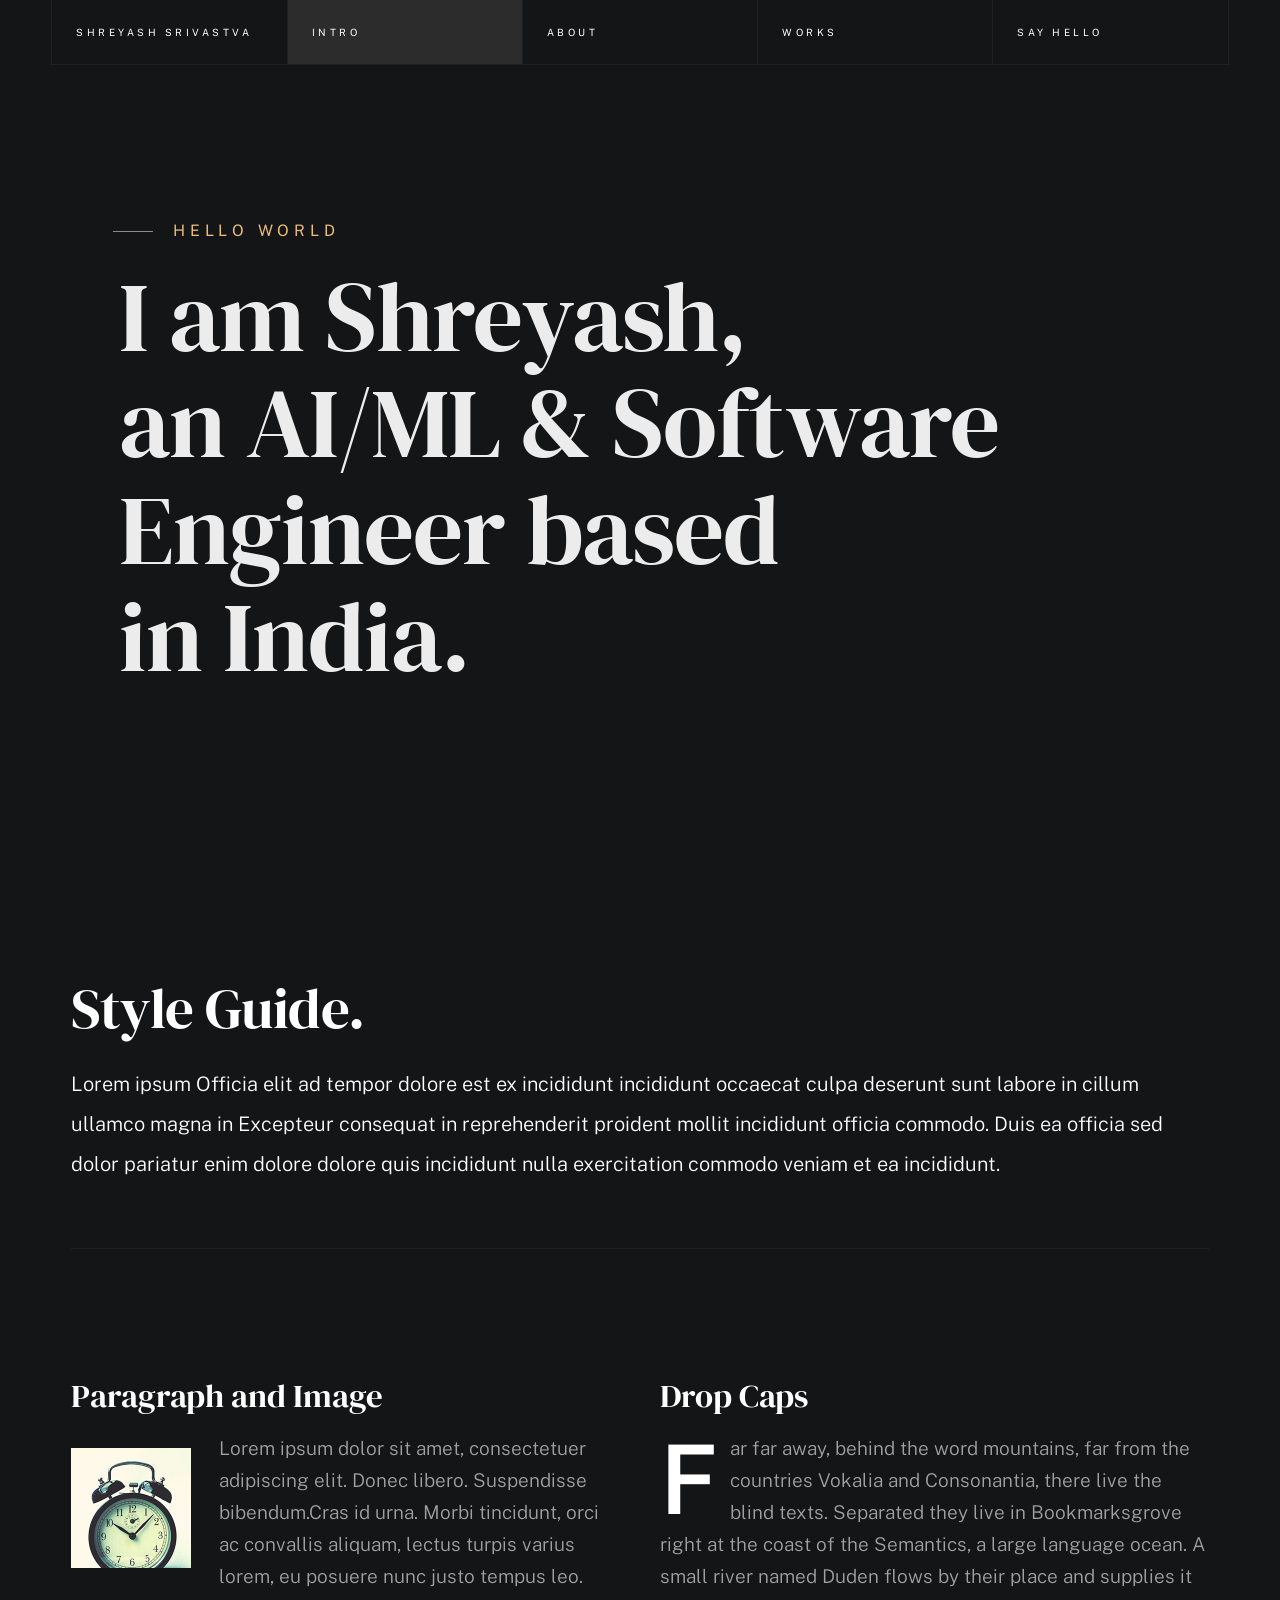
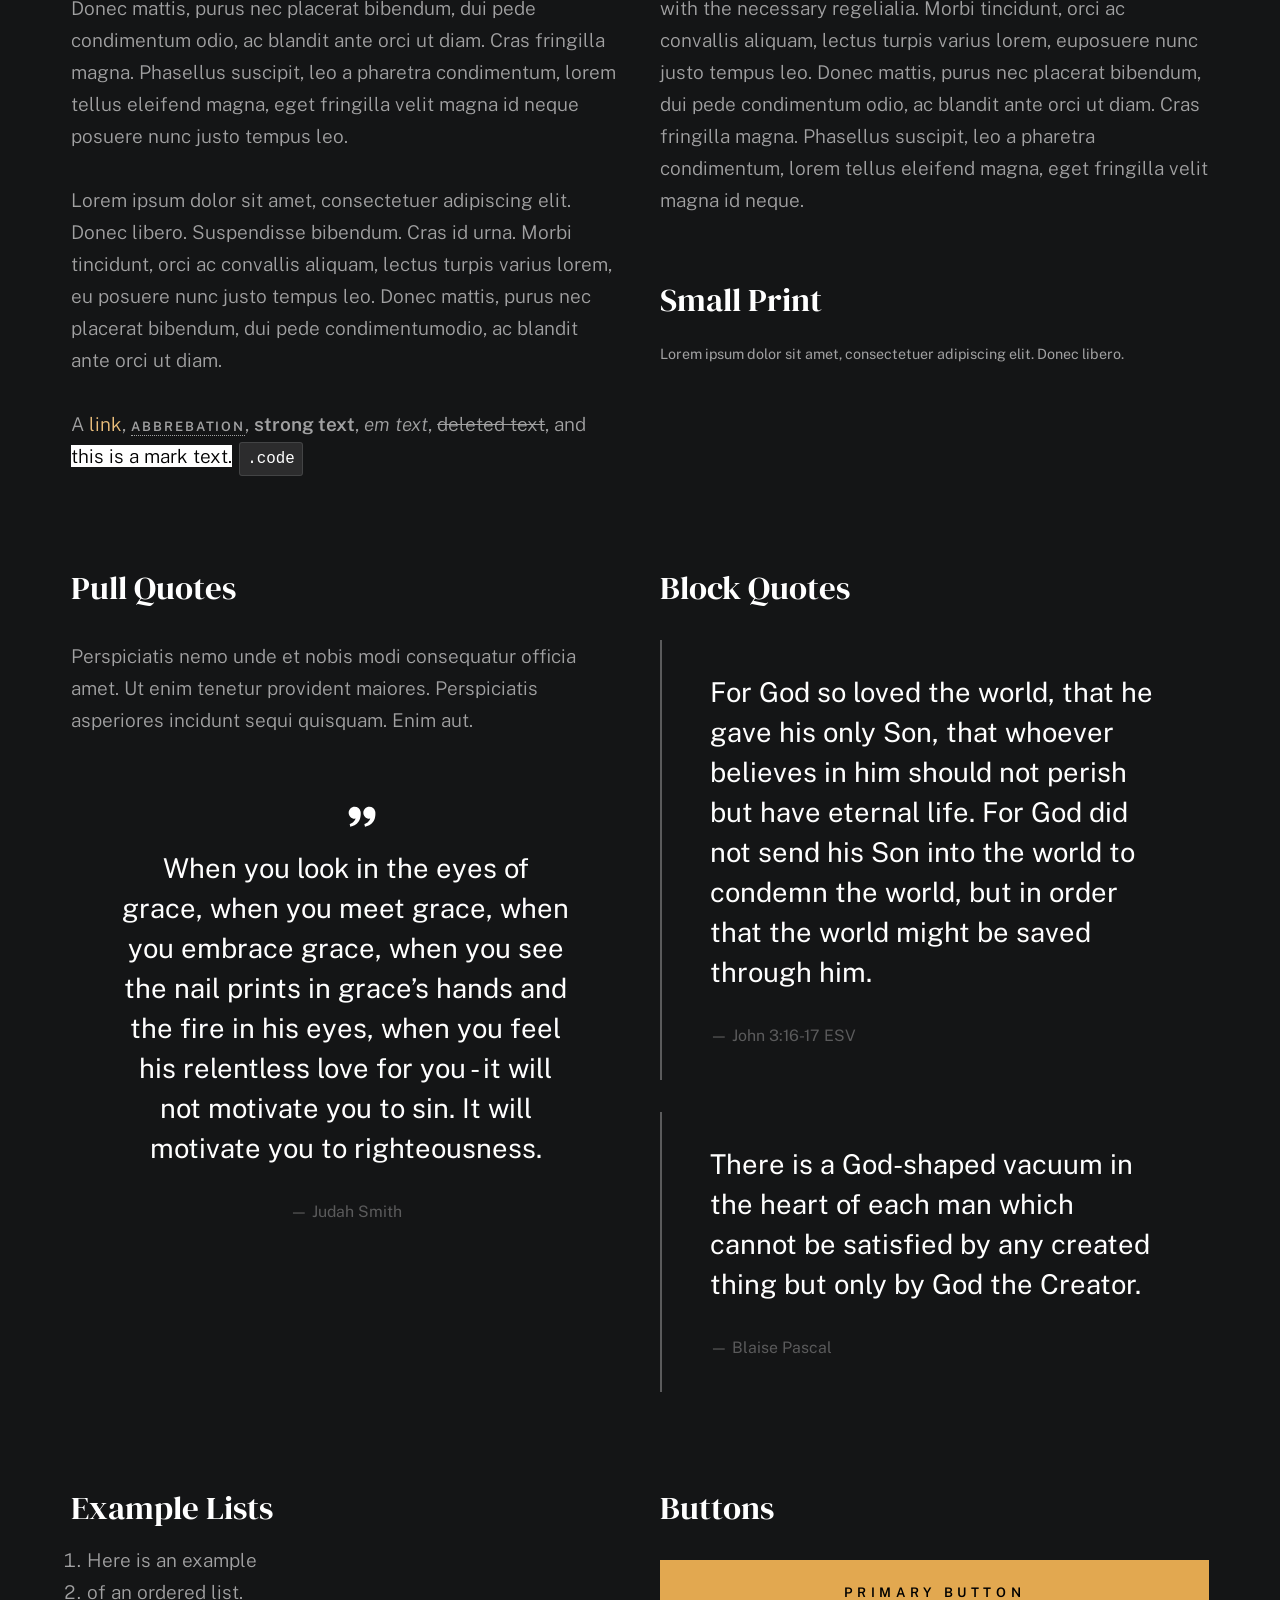
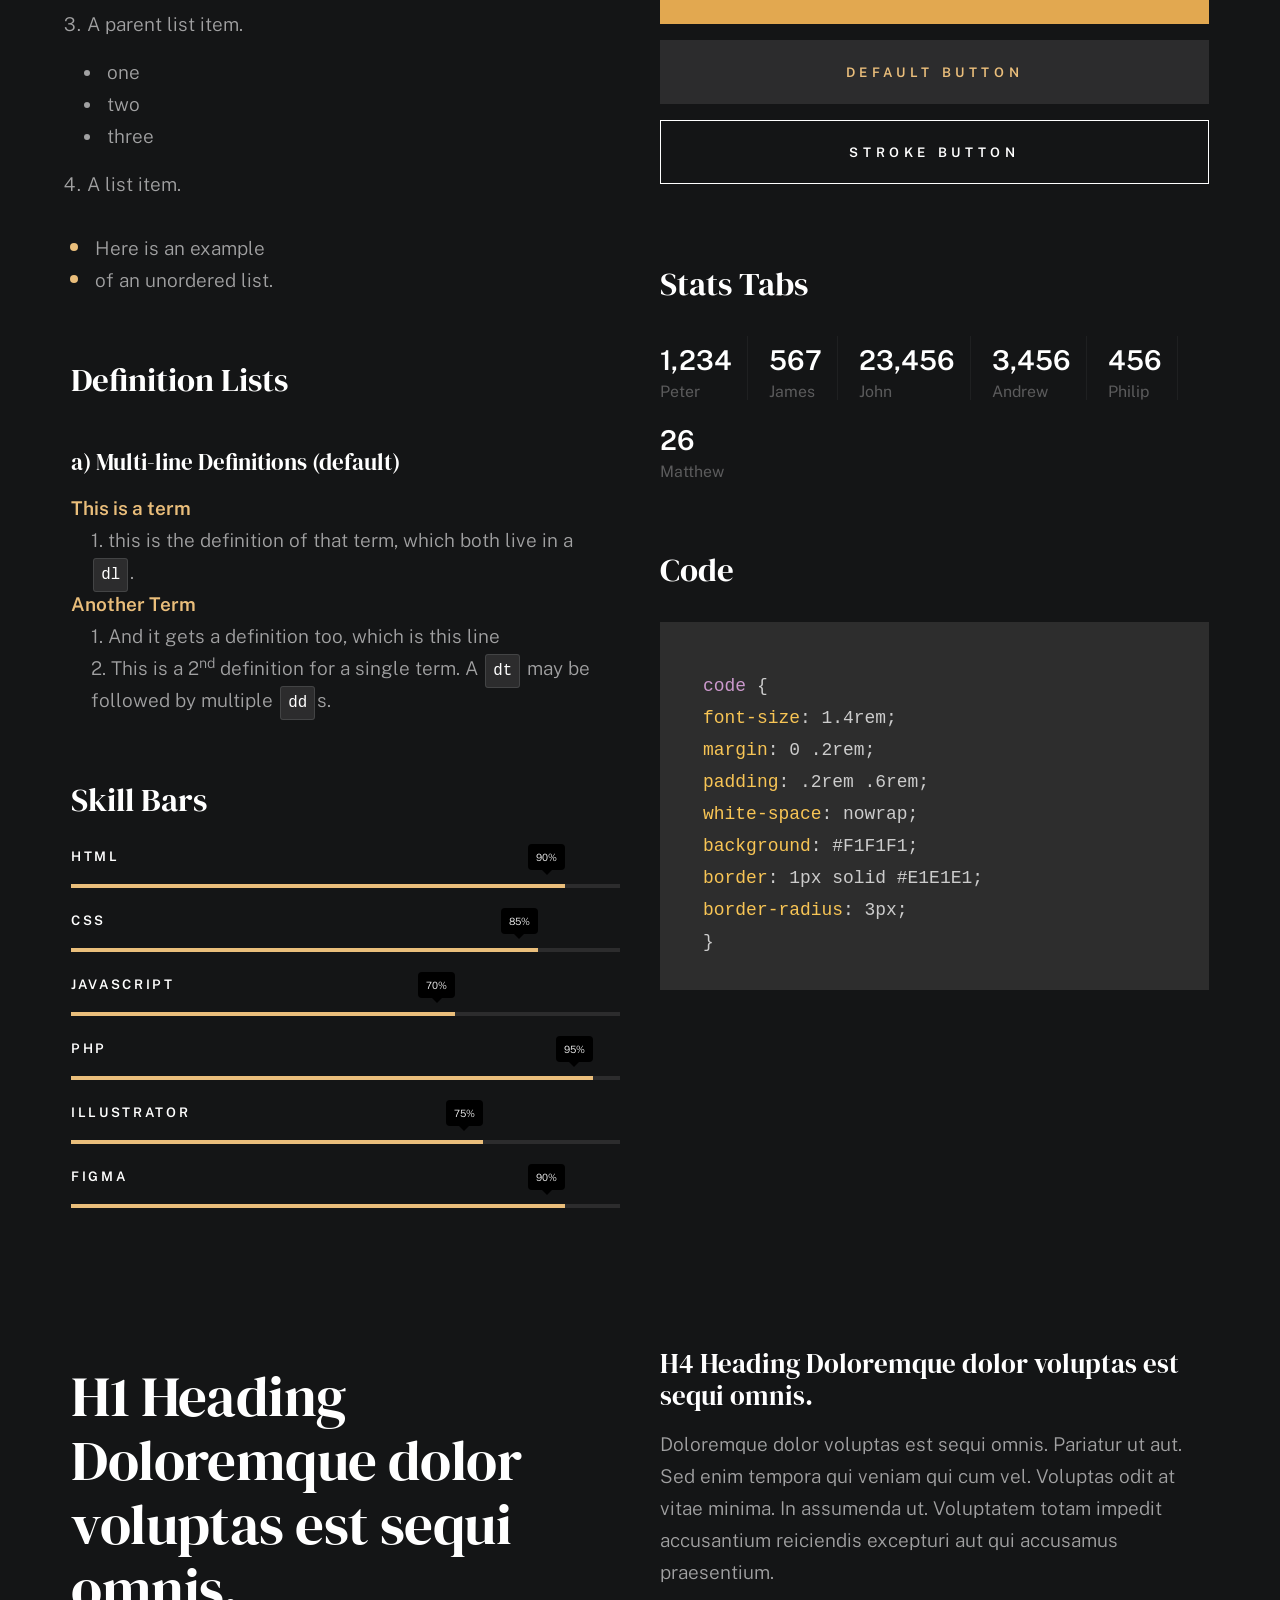
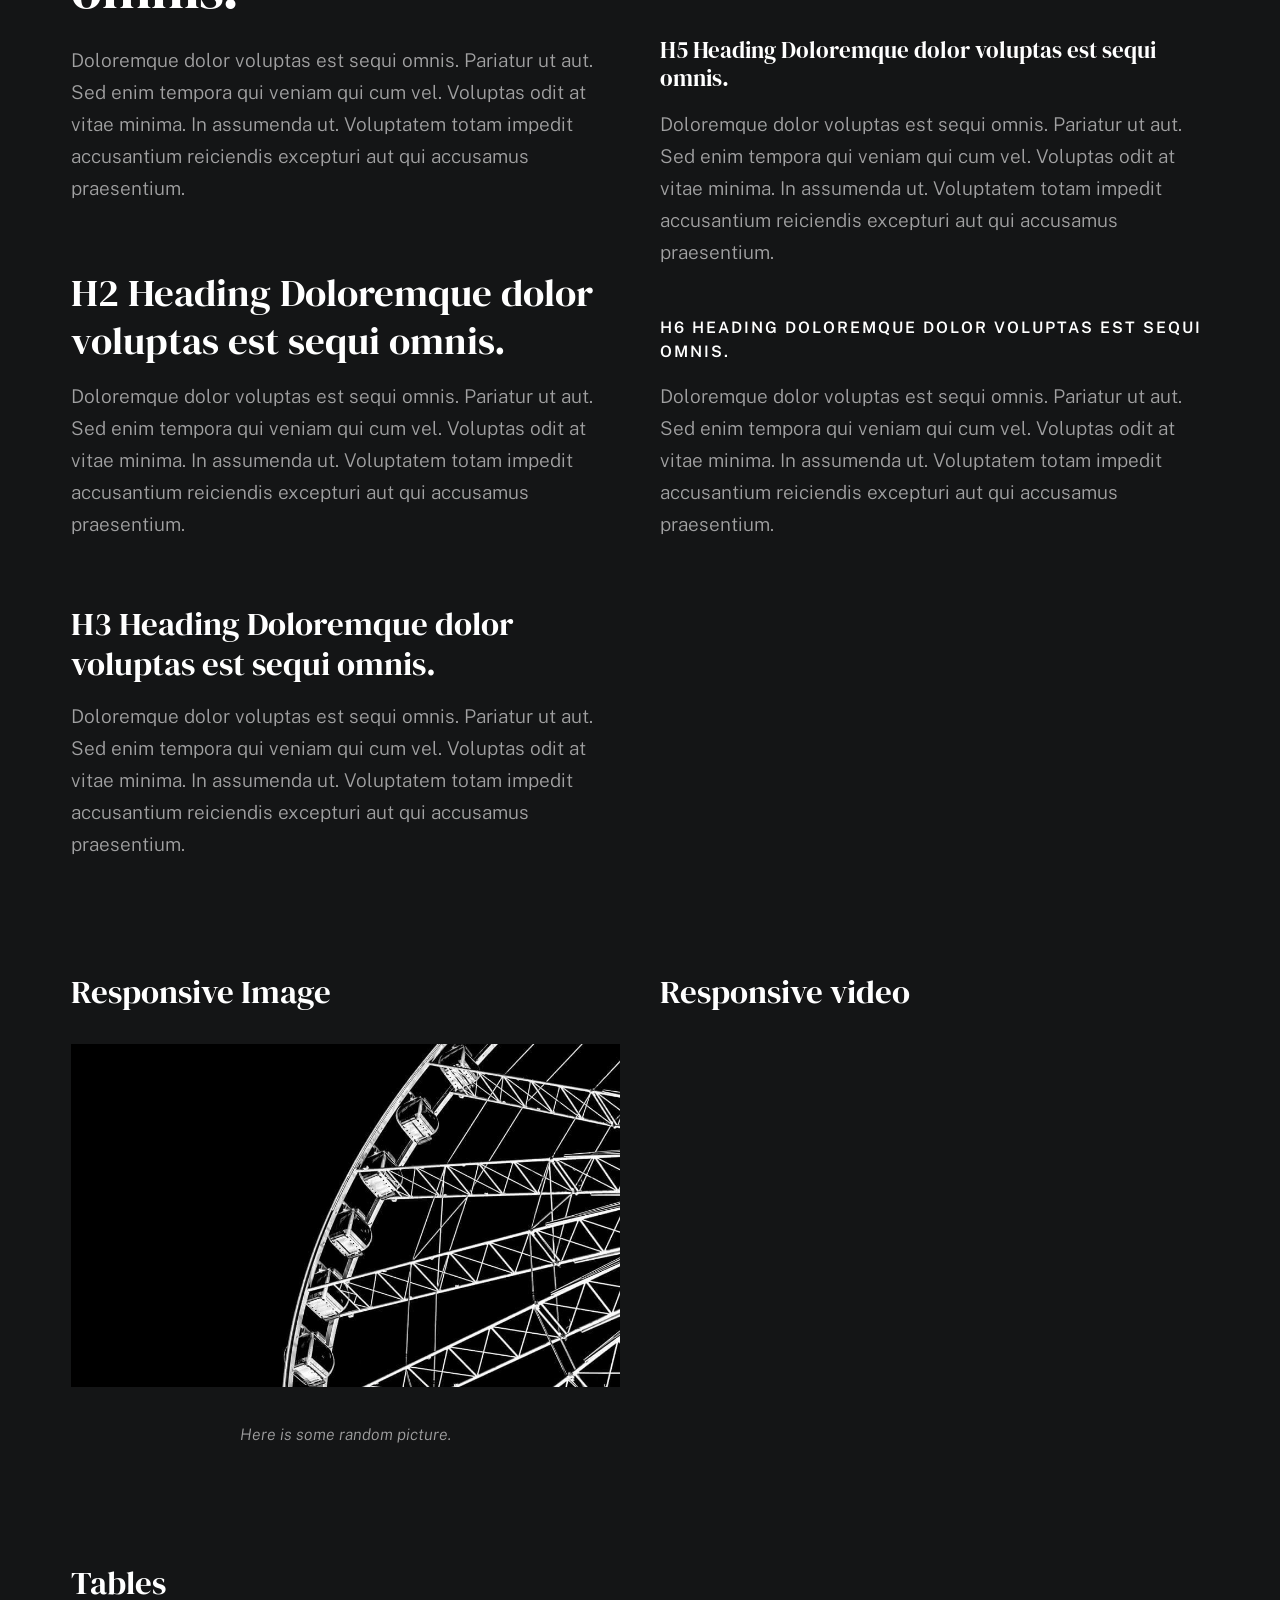
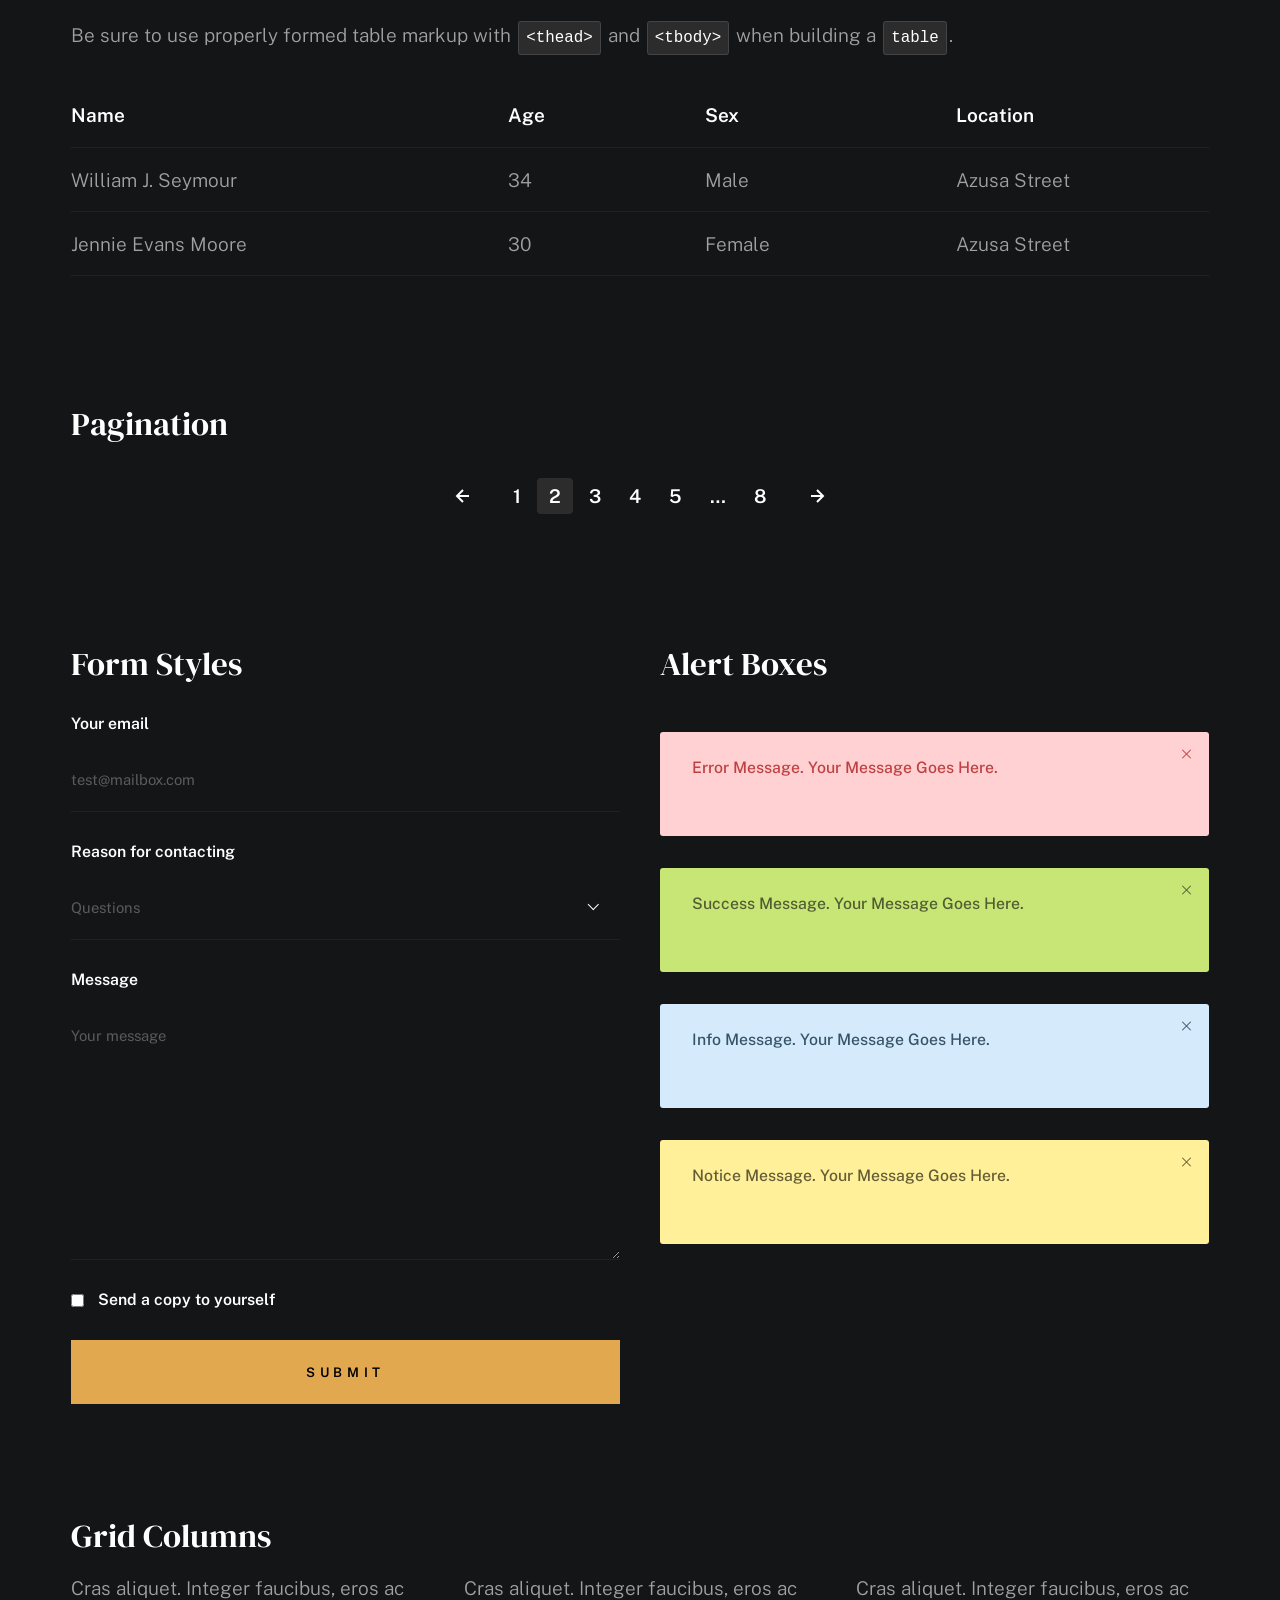
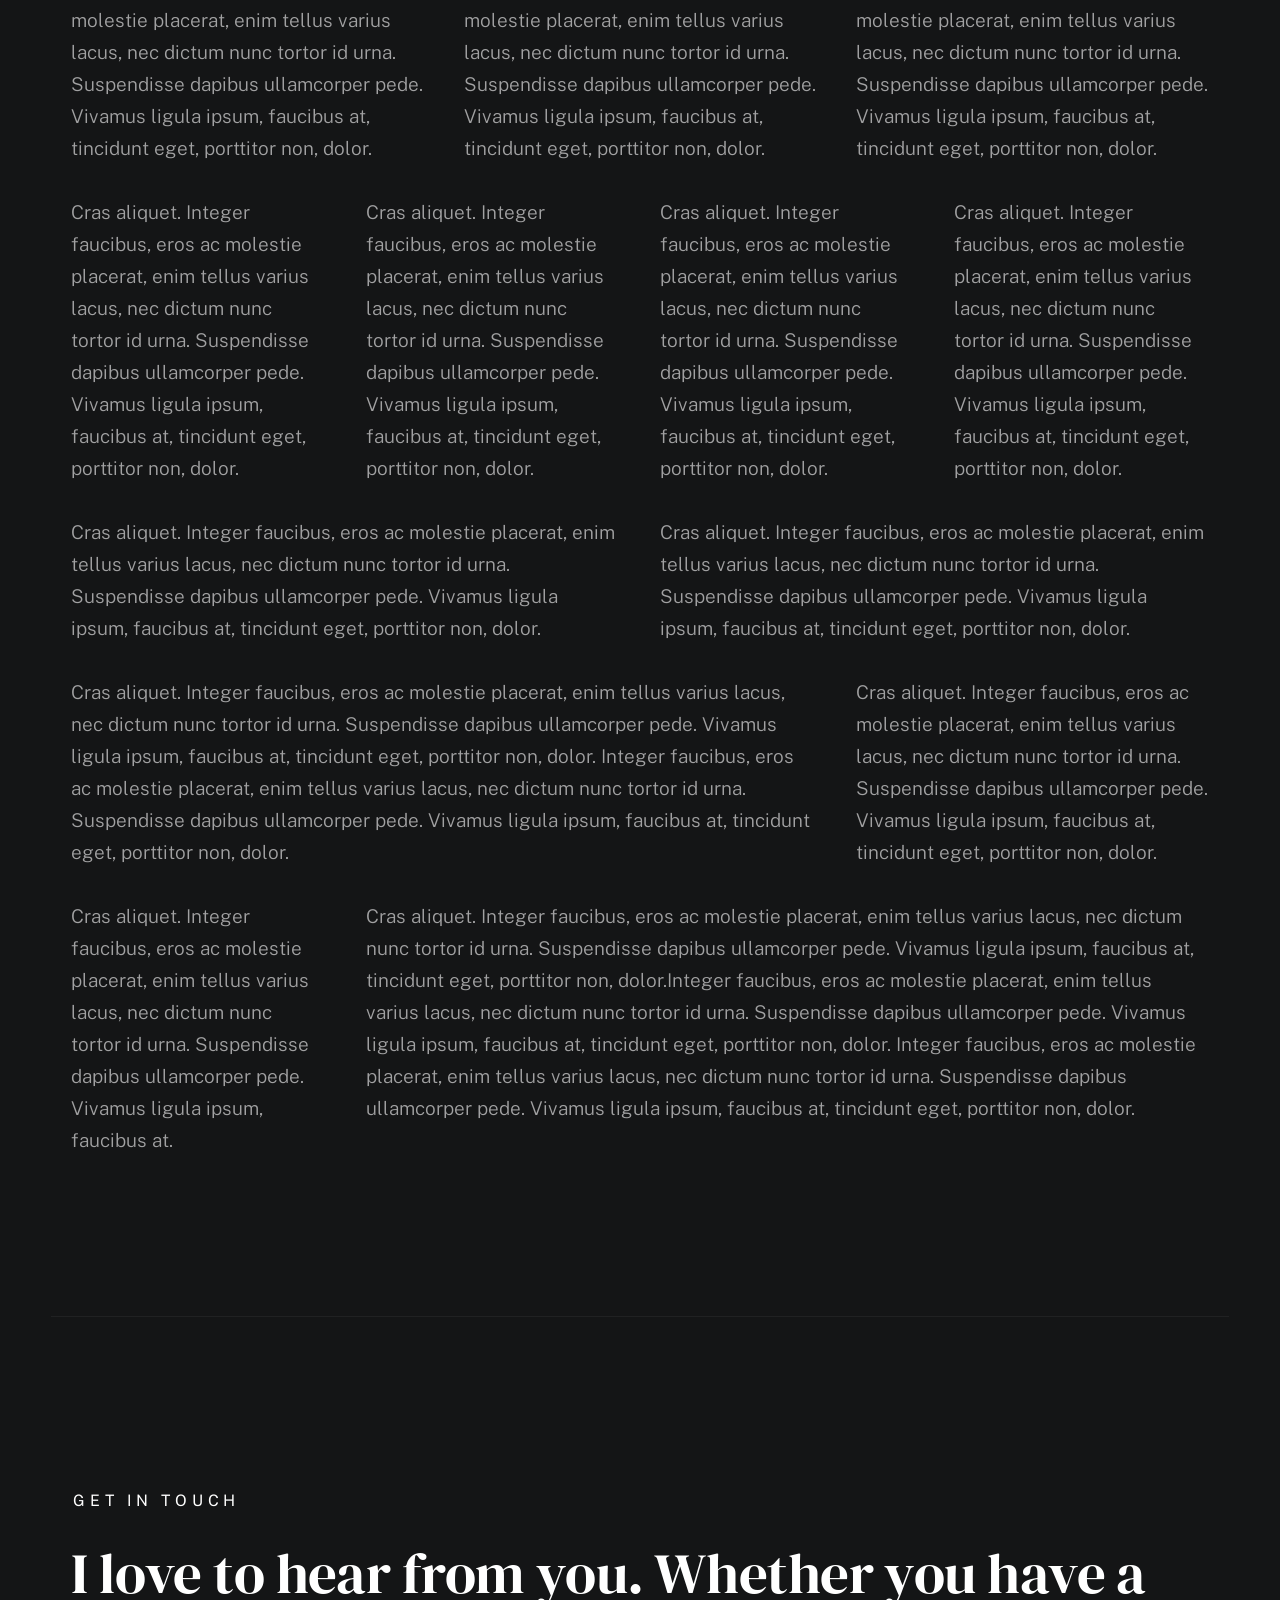
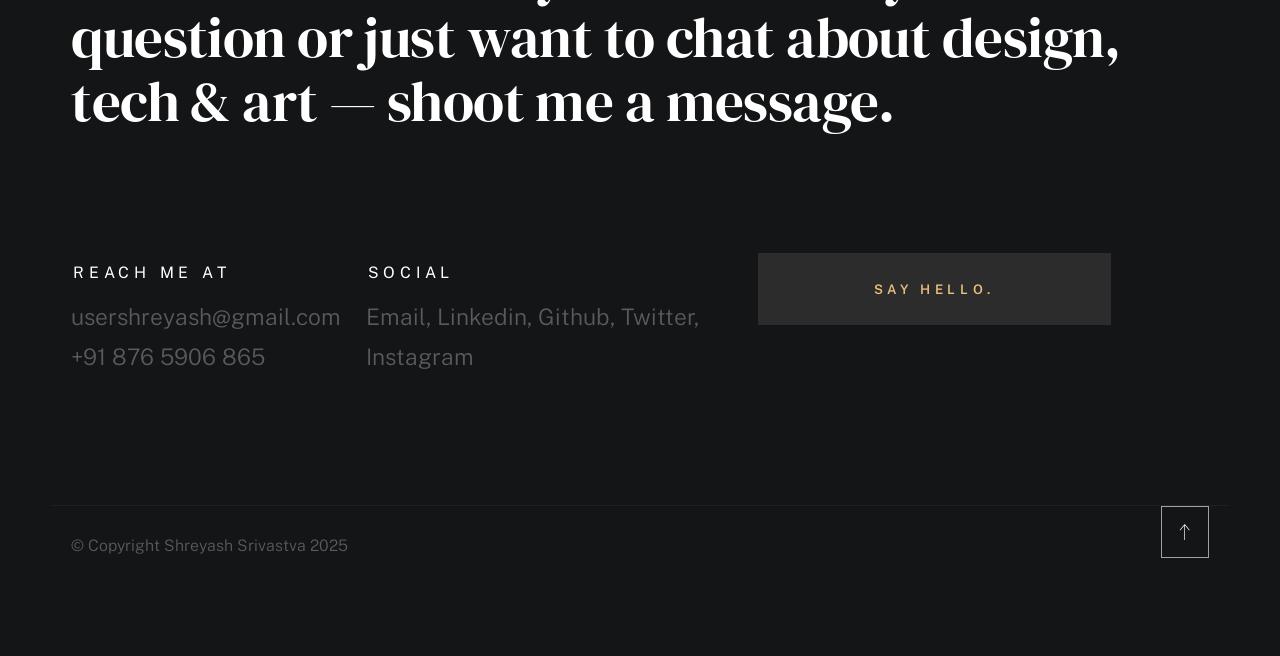
<file: styles.html>
<!DOCTYPE html>
<html class="no-js ss-preload" lang="en">
<head>

    <!--- basic page needs
    ================================================== -->
    <meta charset="utf-8">
    <title>Luther - Styles</title>
    <meta name="description" content="">
    <meta name="author" content="">

    <!-- mobile specific metas
    ================================================== -->
    <meta name="viewport" content="width=device-width, initial-scale=1">

    <!-- CSS
    ================================================== -->
    <link rel="stylesheet" href="css/vendor.css">
    <link rel="stylesheet" href="css/styles.css">

    <style type="text/css" media="screen">
        .s-styles {
            padding-top: var(--vspace-5);
            padding-bottom: var(--vspace-4);
            position: relative;
        }
        .s-styles .intro h1 {
            margin-top: 0;
        }
    </style>

    <!-- favicons
    ================================================== -->
    <link rel="apple-touch-icon" sizes="180x180" href="apple-touch-icon.png">
    <link rel="icon" type="image/png" sizes="32x32" href="apple-touch-icon.png">
    <link rel="icon" type="image/png" sizes="16x16" href="apple-touch-icon.png">
    <link rel="manifest" href="site.webmanifest">

</head>

<body id="top">


    <!-- # preloader
    ================================================== -->
    <div id="preloader">
        <div id="loader">
        </div>
    </div>


    <!-- # page wrap
    ================================================== -->
    <div class="s-pagewrap">

        <div class="circles">
            <span></span>
            <span></span>
            <span></span>
            <span></span>
            <span></span>
        </div>


        <!-- ## site header 
        ================================================== -->
        <header class="s-header">

            <div class="header-mobile">
                <span class="mobile-home-link"><a href="index.html">Shreyash Srivastva</a></span>
                <a class="mobile-menu-toggle" href="#0"><span>Menu</span></a>
            </div>

            <div class="row wide main-nav-wrap">
                <nav class="column lg-12 main-nav">
                    <ul>
                        <li><a href="index.html" class="home-link">Shreyash Srivastva</a></li>
                        <li class="current"><a href="index.html">Intro</a></li>
                        <li><a href="index.html">About</a></li>
                        <li><a href="index.html">Works</a></li>
                        <li><a href="index.html">Say Hello</a></li>
                    </ul>
                </nav>
            </div>

        </header> <!-- end s-header -->


        <!-- ## main content
        ==================================================- -->
        <main class="s-content">


            <!-- ### intro
            ================================================== -->
            <section id="intro" class="s-intro">

                <div class="row intro-content wide">

                    <div class="column">
                        <div class="text-pretitle with-line">
                            Hello World
                        </div>

                        <h1 class="text-huge-title">
                            I am Shreyash, <br>
                            an AI/ML & Software<br> 
                            Engineer based <br>
                            in India.
                        </h1>
                    </div>

                    <ul class="intro-social">
                        <li><a href="mailto:shreyash5183@gmail.com">Email</a></li>
                        <li><a href="www.linkedin.com/in/shreyashsrivastva">Linkedin</a></li>
                        <li><a href="www.github.com/shreyazh">Github</a></li>
                        <li><a href="www.x.com/iamsrivatva">Twitter</a></li>
                        <li><a href="www.instagram.com/shreyazh">Instagram</a></li>
                    </ul>

                </div> <!-- end intro content -->

                <a href="#styles" class="intro-scrolldown smoothscroll">
                    <svg width="24" height="24" viewBox="0 0 24 24" xmlns="http://www.w3.org/2000/svg" fill-rule="evenodd" clip-rule="evenodd"><path d="M11 21.883l-6.235-7.527-.765.644 7.521 9 7.479-9-.764-.645-6.236 7.529v-21.884h-1v21.883z"/></svg>
                </a>

            </section> <!-- end s-intro -->


            <!-- ### styles
            ================================================== -->
            <div id="styles" class="s-styles">

                <div class="row">

                    <div class="column lg-12 intro">

                        <h1>Style Guide.</h1>

                        <p class="lead">Lorem ipsum Officia elit ad tempor dolore est ex incididunt incididunt occaecat culpa deserunt 
                        sunt labore in cillum ullamco magna in Excepteur consequat in reprehenderit proident mollit incididunt officia commodo.
                        Duis ea officia sed dolor pariatur enim dolore dolore quis incididunt nulla exercitation commodo veniam et ea incididunt.
                        </p>

                        <hr>
                    </div>

                </div> <!-- end row -->

                <div class="row">

                    <div class="column lg-6 tab-12">

                        <h3>Paragraph and Image</h3>

                        <p><a href="#"><img width="120" height="120" class="u-pull-left" alt="sample-image" src="images/sample-image.jpg"></a>
                        Lorem ipsum dolor sit amet, consectetuer adipiscing elit. Donec libero. Suspendisse bibendum.Cras id urna. Morbi 
                        tincidunt, orci ac convallis aliquam, lectus turpis varius lorem, eu posuere nunc justo tempus leo. Donec mattis, 
                        purus nec placerat bibendum, dui pede condimentum odio, ac blandit ante orci ut diam. Cras fringilla magna. 
                        Phasellus suscipit, leo a pharetra condimentum, lorem tellus eleifend magna, eget fringilla velit magna id 
                        neque posuere nunc justo tempus leo. </p>

                        <p>
                        Lorem ipsum dolor sit amet, consectetuer adipiscing elit. Donec libero. Suspendisse bibendum. Cras id urna. 
                        Morbi tincidunt, orci ac convallis aliquam, lectus turpis varius lorem, eu posuere nunc justo tempus leo. 
                        Donec mattis, purus nec placerat bibendum, dui pede condimentumodio, ac blandit ante orci ut diam.	
                        </p>

                        <p>A <a href="#">link</a>,
                        <abbr title="this really isn't a very good description">abbrebation</abbr>,
                        <strong>strong text</strong>,
                        <em>em text</em>,
                        <del>deleted text</del>, and
                        <mark>this is a mark text.</mark>
                        <code>.code</code>
                        </p>

                    </div>

                    <div class="column lg-6 tab-12">

                        <h3>Drop Caps</h3>

                        <p class="drop-cap">Far far away, behind the word mountains, far from the countries Vokalia and Consonantia,
                        there live the blind texts. Separated they live in Bookmarksgrove right at the coast of the
                        Semantics, a large language ocean. A small river named Duden flows by their place and supplies it with the 
                        necessary regelialia. Morbi tincidunt, orci ac convallis aliquam, lectus turpis varius lorem, 
                        euposuere nunc justo tempus leo. Donec mattis, purus nec placerat bibendum, dui pede condimentum odio, 
                        ac blandit ante orci ut diam. Cras fringilla magna. Phasellus suscipit, leo a pharetra condimentum, 
                        lorem tellus eleifend magna, eget fringilla velit magna id neque.
                        </p>

                        <h3>Small Print</h3>

                        <p><small>Lorem ipsum dolor sit amet, consectetuer adipiscing elit. Donec libero.</small></p>

                    </div>

                </div> <!-- end row -->

                <div class="row">

                    <div class="column lg-6 tab-12">

                        <h3 class="u-add-bottom">Pull Quotes</h3>

                        <p>
                        Perspiciatis nemo unde et nobis modi consequatur officia amet. Ut enim 
                        tenetur provident maiores. Perspiciatis asperiores incidunt sequi 
                        quisquam. Enim aut. 
                        </p>

                        <figure class="pull-quote">
                            <blockquote>
                                <p>
                                When you look in the eyes of grace, when you meet grace, 
                                when you embrace grace, when you see the nail prints in 
                                grace’s hands and the fire in his eyes, when you feel his 
                                relentless love for you - it will not motivate you to sin. 
                                It will motivate you to righteousness.
                                </p>

                                <footer>
                                    <cite>Judah Smith</cite>
                                </footer>
                            </blockquote>
                        </figure>


                    </div>

                    <div class="column lg-6 tab-12">

                        <h3 class="u-add-bottom">Block Quotes</h3>

                        <blockquote cite="http://where-i-got-my-info-from.com">
                            <p>
                            For God so loved the world, that he gave his only Son, that whoever believes in 
                            him should not perish but have eternal life. For God did not send his Son into 
                            the world to condemn the world, but in order that the world might be 
                            saved through him.
                            </p>

                            <footer>
                                <cite>
                                    <a href="#0">John 3:16-17 ESV</a>
                                </cite>
                            </footer>

                        </blockquote>

                        <blockquote>
                            <p>There is a God-shaped vacuum in the heart of each man which cannot be satisfied 
                            by any created thing but only by God the Creator.</p>

                            <footer>
                                <cite>Blaise Pascal</cite>
                            </footer>

                        </blockquote>

                    </div>

                </div> <!-- end row -->

                <div class="row u-add-half-bottom">

                    <div class="column lg-6 tab-12">

                        <h3>Example Lists</h3>

                        <ol>
                            <li>Here is an example</li>
                            <li>of an ordered list.</li>
                            <li>A parent list item.
                                <ul>
                                    <li>one</li>
                                    <li>two</li>
                                    <li>three</li>
                                </ul>
                                </li>
                                <li>A list item.</li>
                            </ol>

                        <ul class="disc">
                            <li>Here is an example</li>
                            <li>of an unordered list.</li>
                        </ul>

                        <h3>Definition Lists</h3>

                        <h5>a) Multi-line Definitions (default) </h5>

                        <dl class="dictionary-style">
                            <dt><strong>This is a term</strong></dt>
                                <dd>this is the definition of that term, which both live in a <code>dl</code>.</dd>
                            <dt><strong>Another Term</strong></dt>
                                <dd>And it gets a definition too, which is this line</dd>
                                <dd>This is a 2<sup>nd</sup> definition for a single term. A <code>dt</code> may be followed by multiple <code>dd</code>s.</dd>
                        </dl>

                        <h3 class="u-add-bottom">Skill Bars</h3>

                        <ul class="skill-bars">
                            <li>
                            <div class="progress percent90"><span>90%</span></div>
                            <strong>HTML</strong>
                            </li>
                            <li>
                            <div class="progress percent85"><span>85%</span></div>
                            <strong>CSS</strong>
                            </li>
                            <li>
                            <div class="progress percent70"><span>70%</span></div>
                            <strong>Javascript</strong>
                            </li>
                            <li>
                            <div class="progress percent95"><span>95%</span></div>
                            <strong>PHP</strong>
                            </li>
                            <li>
                            <div class="progress percent75"><span>75%</span></div>
                            <strong>Illustrator</strong>
                            </li>
                            <li>
                            <div class="progress percent90"><span>90%</span></div>
                            <strong>Figma</strong>
                            </li>
                        </ul>

                    </div>

                    <div class="column lg-6 tab-12">

                        <h3 class="u-add-bottom">Buttons</h3>

                        <p>
                            <a class="btn btn--primary u-fullwidth" href="#0">Primary Button</a>
                            <a class="btn u-fullwidth" href="#0">Default Button</a>
                            <a class="btn btn--stroke u-fullwidth" href="#0">Stroke Button</a>
                        </p>

                        <h3>Stats Tabs</h3>

                        <ul class="stats-tabs">
                            <li><a href="#0">1,234 <em>Peter</em></a></li>
                            <li><a href="#0">567 <em>James</em></a></li>
                            <li><a href="#0">23,456 <em>John</em></a></li>
                            <li><a href="#0">3,456 <em>Andrew</em></a></li>
                            <li><a href="#0">456 <em>Philip</em></a></li>
                            <li><a href="#0">26 <em>Matthew</em></a></li>
                        </ul>

                        <h3 class="u-add-bottom">Code</h3>

<pre><code class="language-css">
    code {
    font-size: 1.4rem;
    margin: 0 .2rem;
    padding: .2rem .6rem;
    white-space: nowrap;
    background: #F1F1F1;
    border: 1px solid #E1E1E1;	
    border-radius: 3px;
    }
</code></pre>

                    </div>

                </div> <!-- end row -->

                <div class="row u-add-half-bottom">

                    <div class="column lg-6 tab-12">
                            
                        <h1>H1 Heading Doloremque dolor voluptas est sequi omnis.</h1>
                        <p>Doloremque dolor voluptas est sequi omnis. Pariatur ut aut. Sed enim tempora qui veniam qui cum vel. 
                        Voluptas odit at vitae minima. In assumenda ut. Voluptatem totam impedit accusantium reiciendis excepturi aut qui accusamus praesentium.</p>

                        <h2>H2 Heading Doloremque dolor voluptas est sequi omnis.</h2>
                        <p>Doloremque dolor voluptas est sequi omnis. Pariatur ut aut. Sed enim tempora qui veniam qui cum vel. 
                        Voluptas odit at vitae minima. In assumenda ut. Voluptatem totam impedit accusantium reiciendis excepturi aut qui accusamus praesentium.</p>

                        <h3>H3 Heading Doloremque dolor voluptas est sequi omnis.</h3>
                        <p>Doloremque dolor voluptas est sequi omnis. Pariatur ut aut. Sed enim tempora qui veniam qui cum vel. 
                        Voluptas odit at vitae minima. In assumenda ut. Voluptatem totam impedit accusantium reiciendis excepturi aut qui accusamus praesentium.</p>

                        
                    </div>

                    <div class="column lg-6 tab-12">
                        <h4>H4 Heading Doloremque dolor voluptas est sequi omnis.</h4>
                        <p>Doloremque dolor voluptas est sequi omnis. Pariatur ut aut. Sed enim tempora qui veniam qui cum vel. 
                        Voluptas odit at vitae minima. In assumenda ut. Voluptatem totam impedit accusantium reiciendis excepturi aut qui accusamus praesentium.</p>

                        <h5>H5 Heading Doloremque dolor voluptas est sequi omnis.</h5>
                        <p>Doloremque dolor voluptas est sequi omnis. Pariatur ut aut. Sed enim tempora qui veniam qui cum vel. 
                        Voluptas odit at vitae minima. In assumenda ut. Voluptatem totam impedit accusantium reiciendis excepturi aut qui accusamus praesentium.</p>

                        <h6>H6 Heading Doloremque dolor voluptas est sequi omnis.</h6>
                        <p>Doloremque dolor voluptas est sequi omnis. Pariatur ut aut. Sed enim tempora qui veniam qui cum vel. 
                        Voluptas odit at vitae minima. In assumenda ut. Voluptatem totam impedit accusantium reiciendis excepturi aut qui accusamus praesentium.</p>
            
                        
                    </div>

                </div> <!-- end row -->

                <div class="row u-add-half-bottom">

                    <div class="column lg-6 tab-12">

                        <h3 class="u-add-bottom">Responsive Image</h3>

                        <figure>
                            <img src="images/wheel-500.jpg" 
                            srcset="images/wheel-1000.jpg 1000w, 
                            images/wheel-500.jpg 500w" 
                            sizes="(max-width: 1000px) 100vw, 1000px" alt="">

                            <figcaption>
                                Here is some random picture.
                            </figcaption>
                        </figure>

                    </div>

                    <div class="column lg-6 tab-12">

                        <h3 class="u-add-bottom">Responsive video</h3>

                        <div class="video-container">
                        <iframe src="https://player.vimeo.com/video/14592941?color=00a650&title=0&byline=0&portrait=0" width="500" height="281" frameborder="0" webkitallowfullscreen mozallowfullscreen allowfullscreen></iframe> 
                        </div>

                    </div>
                    
                </div> <!-- end row -->

                <div class="row u-add-bottom">

                    <div class="column lg-12">

                        <h3>Tables</h3>
                        <p>Be sure to use properly formed table markup with <code>&lt;thead&gt;</code> and <code>&lt;tbody&gt;</code> when building a <code>table</code>.</p>

                        <div class="table-responsive">

                            <table>
                                    <thead>
                                    <tr>
                                        <th>Name</th>
                                        <th>Age</th>
                                        <th>Sex</th>
                                        <th>Location</th>
                                    </tr>
                                    </thead>
                                    <tbody>
                                    <tr>
                                        <td>William J. Seymour</td>
                                        <td>34</td>
                                        <td>Male</td>
                                        <td>Azusa Street</td>
                                    </tr>
                                    <tr>
                                        <td>Jennie Evans Moore</td>
                                        <td>30</td>
                                        <td>Female</td>
                                        <td>Azusa Street</td>
                                    </tr>
                                    </tbody>
                            </table>

                        </div>

                    </div>
                    
                </div> <!-- end row -->

                <div class="row">

                    <div class="column lg-12">
                        <h3>Pagination</h3>

                        <nav class="pgn">
                            <ul>
                                <li>
                                    <a class="pgn__prev" href="#0">
                                        <svg xmlns="http://www.w3.org/2000/svg" width="24" height="24" viewBox="0 0 24 24"><path d="M12.707 17.293L8.414 13H18v-2H8.414l4.293-4.293-1.414-1.414L4.586 12l6.707 6.707z"/></svg>
                                    </a>
                                </li>
                                <li><a class="pgn__num" href="#0">1</a></li>
                                <li><span class="pgn__num current">2</span></li>
                                <li><a class="pgn__num" href="#0">3</a></li>
                                <li><a class="pgn__num" href="#0">4</a></li>
                                <li><a class="pgn__num" href="#0">5</a></li>
                                <li><span class="pgn__num dots">…</span></li>
                                <li><a class="pgn__num" href="#0">8</a></li>
                                <li>
                                    <a class="pgn__next" href="#0">
                                        <svg xmlns="http://www.w3.org/2000/svg" width="24" height="24" viewBox="0 0 24 24"><path d="M11.293 17.293l1.414 1.414L19.414 12l-6.707-6.707-1.414 1.414L15.586 11H6v2h9.586z"/></svg>
                                    </a>
                                </li>
                            </ul>
                        </nav>
                    </div>

                </div> <!-- end row -->

                <div class="row">

                    <div class="column lg-6 tab-12">

                        <h3 class="u-add-bottom">Form Styles</h3>

                        <form>
                            <div>
                                <label for="sampleInput">Your email</label>
                                <input class="u-fullwidth" type="email" placeholder="test@mailbox.com" id="sampleInput">
                            </div>
                            <div>
                                <label for="sampleRecipientInput">Reason for contacting</label>
                                <div class="ss-custom-select">
                                    <select class="u-fullwidth" id="sampleRecipientInput">
                                        <option value="Option 1">Questions</option>
                                        <option value="Option 2">Report</option>
                                        <option value="Option 3">Others</option>
                                    </select>
                                </div>
                            </div>
                            
                            <label for="exampleMessage">Message</label>
                            <textarea class="u-fullwidth" placeholder="Your message" id="exampleMessage"></textarea>

                            <label class="u-add-bottom">
                                <input type="checkbox">
                                <span class="label-text">Send a copy to yourself</span>
                            </label>
                        
                            <input class="btn--primary u-fullwidth" type="submit" value="Submit">
                        </form>

                    </div>

                    <div class="column lg-6 tab-12">

                        <h3>Alert Boxes</h3>

                        <br>
                        
                        <div class="alert-box alert-box--error">
                            <p>Error Message. Your Message Goes Here.</p>
                            <span class="alert-box__close"></span>
                        </div><!-- end error -->
                                
                        <div class="alert-box alert-box--success">
                            <p>Success Message. Your Message Goes Here.</p>
                            <span class="alert-box__close"></span>
                        </div><!-- end success -->
                                
                        <div class="alert-box alert-box--info">
                            <p>Info Message. Your Message Goes Here.</p>
                            <span class="alert-box__close"></span>
                        </div><!-- end info -->
                                
                        <div class="alert-box alert-box--notice">
                            <p>Notice Message. Your Message Goes Here.</p>
                            <span class="alert-box__close"></span>
                        </div><!-- end notice -->
                    
                    </div>

                </div> <!-- end row -->

                <div class="row">

                    <div class="lg-12 column">
                        <h3>Grid Columns</h3>
                    </div>
        
                </div> <!-- Row End-->
        
                <!--<h4>1/3 Columns</h4>  -->
        
                <div class="row">
        
                    <div class="lg-4 mob-12 column">
                        <p>
                        Cras aliquet. Integer faucibus, eros ac molestie placerat, enim tellus varius lacus,
                        nec dictum nunc tortor id urna. Suspendisse dapibus ullamcorper pede. Vivamus ligula ipsum,
                        faucibus at, tincidunt eget, porttitor non, dolor. 
                        </p>
                    </div>
        
                    <div class="lg-4 mob-12 column">
                        <p>
                        Cras aliquet. Integer faucibus, eros ac molestie placerat, enim tellus varius lacus,
                        nec dictum nunc tortor id urna. Suspendisse dapibus ullamcorper pede. Vivamus ligula ipsum,
                        faucibus at, tincidunt eget, porttitor non, dolor. 
                        </p>
                    </div>
        
                    <div class="lg-4 mob-12 column">
                        <p>
                        Cras aliquet. Integer faucibus, eros ac molestie placerat, enim tellus varius lacus,
                        nec dictum nunc tortor id urna. Suspendisse dapibus ullamcorper pede. Vivamus ligula ipsum,
                        faucibus at, tincidunt eget, porttitor non, dolor. 
                        </p>
                    </div>
        
                </div>
        
                <!--<h4>1/4 Columns</h4>  -->
        
                <div class="row">
        
                    <div class="lg-3 tab-6 mob-12 column">
                        <p>
                        Cras aliquet. Integer faucibus, eros ac molestie placerat, enim tellus varius lacus,
                        nec dictum nunc tortor id urna. Suspendisse dapibus ullamcorper pede. Vivamus ligula ipsum,
                        faucibus at, tincidunt eget, porttitor non, dolor. 
                        </p>
                    </div>
        
                    <div class="lg-3 tab-6 mob-12 column">
                        <p>
                        Cras aliquet. Integer faucibus, eros ac molestie placerat, enim tellus varius lacus,
                        nec dictum nunc tortor id urna. Suspendisse dapibus ullamcorper pede. Vivamus ligula ipsum,
                        faucibus at, tincidunt eget, porttitor non, dolor. 
                        </p>
                    </div>
        
                    <div class="lg-3 tab-6 mob-12 column">
                        <p>
                        Cras aliquet. Integer faucibus, eros ac molestie placerat, enim tellus varius lacus,
                        nec dictum nunc tortor id urna. Suspendisse dapibus ullamcorper pede. Vivamus ligula ipsum,
                        faucibus at, tincidunt eget, porttitor non, dolor. 
                        </p>
                    </div>
        
                    <div class="lg-3 tab-6 mob-12 column">
                        <p>
                        Cras aliquet. Integer faucibus, eros ac molestie placerat, enim tellus varius lacus,
                        nec dictum nunc tortor id urna. Suspendisse dapibus ullamcorper pede. Vivamus ligula ipsum,
                        faucibus at, tincidunt eget, porttitor non, dolor. 
                        </p>
                    </div>
        
                </div>
        
                <!--<h4>1/2 Columns</h4>  -->
        
                <div class="row">
        
                    <div class="lg-6 mob-12 column">
                        <p>
                        Cras aliquet. Integer faucibus, eros ac molestie placerat, enim tellus varius lacus,
                        nec dictum nunc tortor id urna. Suspendisse dapibus ullamcorper pede. Vivamus ligula ipsum,
                        faucibus at, tincidunt eget, porttitor non, dolor. 
                        </p>
                    </div>
        
                    <div class="lg-6 mob-12 column">
                        <p>
                        Cras aliquet. Integer faucibus, eros ac molestie placerat, enim tellus varius lacus,
                        nec dictum nunc tortor id urna. Suspendisse dapibus ullamcorper pede. Vivamus ligula ipsum,
                        faucibus at, tincidunt eget, porttitor non, dolor. 
                        </p>
                    </div>
        
                </div>
        
                <!--<h4>2/3 Columns</h4>  -->
        
                <div class="row">
        
                    <div class="lg-8 tab-7 mob-12 column">
                        <p>
                        Cras aliquet. Integer faucibus, eros ac molestie placerat, enim tellus varius lacus,
                        nec dictum nunc tortor id urna. Suspendisse dapibus ullamcorper pede. Vivamus ligula ipsum,
                        faucibus at, tincidunt eget, porttitor non, dolor. Integer faucibus, eros ac molestie placerat, enim tellus varius lacus,
                        nec dictum nunc tortor id urna. Suspendisse dapibus ullamcorper pede. Vivamus ligula ipsum,
                        faucibus at, tincidunt eget, porttitor non, dolor.
                        </p>
                    </div>
        
                    <div class="lg-4 tab-5 mob-12 column">
                        <p>
                        Cras aliquet. Integer faucibus, eros ac molestie placerat, enim tellus varius lacus,
                        nec dictum nunc tortor id urna. Suspendisse dapibus ullamcorper pede. Vivamus ligula ipsum,
                        faucibus at, tincidunt eget, porttitor non, dolor. 
                        </p>
                    </div>
        
                </div>
        
                <!--<h4>3/4 Columns</h4>  -->
        
                <div class="row">
        
                    <div class="lg-3 tab-5 mob-12 column">
                        <p>
                        Cras aliquet. Integer faucibus, eros ac molestie placerat, enim tellus varius lacus,
                        nec dictum nunc tortor id urna. Suspendisse dapibus ullamcorper pede. Vivamus ligula ipsum,
                        faucibus at. 
                        </p>
                    </div>
        
                    <div class="lg-9 tab-7 mob-12 column">
                        <p>
                        Cras aliquet. Integer faucibus, eros ac molestie placerat, enim tellus varius lacus,
                        nec dictum nunc tortor id urna. Suspendisse dapibus ullamcorper pede. Vivamus ligula ipsum,
                        faucibus at, tincidunt eget, porttitor non, dolor.Integer faucibus, eros ac molestie placerat, enim tellus varius lacus,
                        nec dictum nunc tortor id urna. Suspendisse dapibus ullamcorper pede. Vivamus ligula ipsum,
                        faucibus at, tincidunt eget, porttitor non, dolor. Integer faucibus, eros ac molestie placerat, enim tellus varius lacus,
                        nec dictum nunc tortor id urna. Suspendisse dapibus ullamcorper pede. Vivamus ligula ipsum,
                        faucibus at, tincidunt eget, porttitor non, dolor.
                        </p>
                    </div>
        
                </div>

            </div> <!-- end content-wrap -->


            <!-- ### contact
            ================================================== -->
            <section id="contact" class="s-contact">

                <div class="row contact-top">
                    <div class="column lg-12">
                        <h2 class="text-pretitle">
                            Get In Touch
                        </h2>

                        <p class="h1">
                            I love to hear from you.
                            Whether you have a question or just 
                            want to chat about design, tech & art — shoot me a message.
                        </p>
                    </div>
                </div> <!-- end contact-top -->

                <div class="row contact-bottom">
                    <div class="column lg-3 md-5 tab-6 stack-on-550 contact-block">
                        <h3 class="text-pretitle">Reach me at</h3>
                        <p class="contact-links">
                            <a href="mailto:sayhello@luther.com" class="mailtoui">usershreyash@gmail.com</a> <br>
                            <a href="tel:+1975432345">+91 876 5906 865</a>
                        </p>
                    </div>
                    <div class="column lg-4 md-5 tab-6 stack-on-550 contact-block">
                        <h3 class="text-pretitle">Social</h3>
                        <ul class="contact-social">
                            <li><a href="mailto:shreyash5183@gmail.com">Email</a></li>
                        <li><a href="www.linkedin.com/in/shreyashsrivastva">Linkedin</a></li>
                        <li><a href="www.github.com/shreyazh">Github</a></li>
                        <li><a href="www.x.com/iamsrivatva">Twitter</a></li>
                        <li><a href="www.instagram.com/shreyazh">Instagram</a></li>
                        </ul>
                    </div>
                    <div class="column lg-4 md-12 contact-block">
                        <a href="mailto:sayhello@luther.com" class="mailtoui btn btn--medium u-fullwidth contact-btn">Say Hello.</a>
                    </div>
                </div> <!-- end contact-bottom -->

            </section> <!-- end contact -->

        </main> <!-- end s-content -->


        <!-- ## footer
        ================================================== -->
        <footer class="s-footer">

            <div class="row">
                <div class="column ss-copyright">
                    <span>© Copyright Shreyash Srivastva 2025</span>
                </div>

                <div class="ss-go-top">
                    <a class="smoothscroll" title="Back to Top" href="#top">
                        <svg xmlns="http://www.w3.org/2000/svg" viewBox="0 0 24 24" fill-rule="evenodd" clip-rule="evenodd"><path d="M11 2.206l-6.235 7.528-.765-.645 7.521-9 7.479 9-.764.646-6.236-7.53v21.884h-1v-21.883z"/></svg>
                    </a>
                </div>
            </div>

        </footer> <!-- end s-footer -->

    </div> <!-- end -s-pagewrap -->


    <!-- Java Script
    ================================================== -->
    <script src="js/plugins.js"></script>
    <script src="js/main.js"></script>

</body>
</html>
</file>
<file: css/vendor.css>
/* ===================================================================
 * Theme Third-party Stylesheets
 * Template Ver. 1.0.0
 * 02-16-2021
 * -------------------------------------------------------------------
 *
 * TOC:
 * 
 * # PrismJS 1.20.0
 * # Swiper 6.4.5
 * # Basiclightbox
 * 
 * ------------------------------------------------------------------- */



/* ===================================================================
 * # PrismJS 1.20.0
 *   https://prismjs.com/download.html#themes=prism-tomorrow&languages=markup+css+clike+javascript+markup-templating+php
 *   
 *   prism.js tomorrow night eighties for JavaScript, CoffeeScript, CSS and HTML
 *   Based on https://github.com/chriskempson/tomorrow-theme
 *   @author Rose Pritchard
 * ------------------------------------------------------------------- */

code[class*="language-"],
pre[class*="language-"] {
    color           : #ccc;
    background      : none;
    font-family     : var(--font-mono);
    font-size       : calc(var(--text-size) * 0.9444);
    text-align      : left;
    white-space     : pre;
    word-spacing    : normal;
    word-break      : normal;
    word-wrap       : normal;
    line-height     : var(--vspace-1);
    -moz-tab-size   : 4;
    -o-tab-size     : 4;
    tab-size        : 4;
    -webkit-hyphens : none;
    -moz-hyphens    : none;
    -ms-hyphens     : none;
    hyphens         : none;
}

/* Code blocks */

pre[class*="language-"] {
    padding  : var(--vspace-0_5) 0 var(--vspace-1);
    margin   : 0;
    overflow : auto;
}

:not(pre)>code[class*="language-"],
pre[class*="language-"] {
    background : #2d2d2d;
}

/* Inline code */

:not(pre)>code[class*="language-"] {
    padding     : .1em;
    white-space : normal;
}

.token.comment,
.token.block-comment,
.token.prolog,
.token.doctype,
.token.cdata {
    color : #999;
}

.token.punctuation {
    color : #ccc;
}

.token.tag,
.token.attr-name,
.token.namespace,
.token.deleted {
    color : #e2777a;
}

.token.function-name {
    color : #6196cc;
}

.token.boolean,
.token.number,
.token.function {
    color : #f08d49;
}

.token.property,
.token.class-name,
.token.constant,
.token.symbol {
    color : #f8c555;
}

.token.selector,
.token.important,
.token.atrule,
.token.keyword,
.token.builtin {
    color : #cc99cd;
}

.token.string,
.token.char,
.token.attr-value,
.token.regex,
.token.variable {
    color : #7ec699;
}

.token.operator,
.token.entity,
.token.url {
    color : #67cdcc;
}

.token.important,
.token.bold {
    font-weight : bold;
}

.token.italic {
    font-style : italic;
}

.token.entity {
    cursor : help;
}

.token.inserted {
    color : green;
}



/* ===================================================================
 * # Swiper 6.4.5
 *   Most modern mobile touch slider and framework with hardware accelerated transitions
 *   https://swiperjs.com
 *
 *   Copyright 2014-2020 Vladimir Kharlampidi
 *
 *   Released under the MIT License
 *
 *   Released on: December 18, 2020
 * ------------------------------------------------------------------- */

@font-face {
    font-family : "swiper-icons";
    src         : url("data:application/font-woff;charset=utf-8;base64, [base64]//wADZ2x5ZgAAAywAAADMAAAD2MHtryVoZWFkAAABbAAAADAAAAA2E2+eoWhoZWEAAAGcAAAAHwAAACQC9gDzaG10eAAAAigAAAAZAAAArgJkABFsb2NhAAAC0AAAAFoAAABaFQAUGG1heHAAAAG8AAAAHwAAACAAcABAbmFtZQAAA/gAAAE5AAACXvFdBwlwb3N0AAAFNAAAAGIAAACE5s74hXjaY2BkYGAAYpf5Hu/j+W2+MnAzMYDAzaX6QjD6/4//Bxj5GA8AuRwMYGkAPywL13jaY2BkYGA88P8Agx4j+/8fQDYfA1AEBWgDAIB2BOoAeNpjYGRgYNBh4GdgYgABEMnIABJzYNADCQAACWgAsQB42mNgYfzCOIGBlYGB0YcxjYGBwR1Kf2WQZGhhYGBiYGVmgAFGBiQQkOaawtDAoMBQxXjg/wEGPcYDDA4wNUA2CCgwsAAAO4EL6gAAeNpj2M0gyAACqxgGNWBkZ2D4/wMA+xkDdgAAAHjaY2BgYGaAYBkGRgYQiAHyGMF8FgYHIM3DwMHABGQrMOgyWDLEM1T9/w8UBfEMgLzE////P/5//f/V/xv+r4eaAAeMbAxwIUYmIMHEgKYAYjUcsDAwsLKxc3BycfPw8jEQA/[base64]/uznmfPFBNODM2K7MTQ45YEAZqGP81AmGGcF3iPqOop0r1SPTaTbVkfUe4HXj97wYE+yNwWYxwWu4v1ugWHgo3S1XdZEVqWM7ET0cfnLGxWfkgR42o2PvWrDMBSFj/IHLaF0zKjRgdiVMwScNRAoWUoH78Y2icB/yIY09An6AH2Bdu/UB+yxopYshQiEvnvu0dURgDt8QeC8PDw7Fpji3fEA4z/PEJ6YOB5hKh4dj3EvXhxPqH/SKUY3rJ7srZ4FZnh1PMAtPhwP6fl2PMJMPDgeQ4rY8YT6Gzao0eAEA409DuggmTnFnOcSCiEiLMgxCiTI6Cq5DZUd3Qmp10vO0LaLTd2cjN4fOumlc7lUYbSQcZFkutRG7g6JKZKy0RmdLY680CDnEJ+UMkpFFe1RN7nxdVpXrC4aTtnaurOnYercZg2YVmLN/d/gczfEimrE/fs/bOuq29Zmn8tloORaXgZgGa78yO9/cnXm2BpaGvq25Dv9S4E9+5SIc9PqupJKhYFSSl47+Qcr1mYNAAAAeNptw0cKwkAAAMDZJA8Q7OUJvkLsPfZ6zFVERPy8qHh2YER+3i/BP83vIBLLySsoKimrqKqpa2hp6+jq6RsYGhmbmJqZSy0sraxtbO3sHRydnEMU4uR6yx7JJXveP7WrDycAAAAAAAH//wACeNpjYGRgYOABYhkgZgJCZgZNBkYGLQZtIJsFLMYAAAw3ALgAeNolizEKgDAQBCchRbC2sFER0YD6qVQiBCv/H9ezGI6Z5XBAw8CBK/m5iQQVauVbXLnOrMZv2oLdKFa8Pjuru2hJzGabmOSLzNMzvutpB3N42mNgZGBg4GKQYzBhYMxJLMlj4GBgAYow/P/PAJJhLM6sSoWKfWCAAwDAjgbRAAB42mNgYGBkAIIbCZo5IPrmUn0hGA0AO8EFTQAA") format("woff");
    font-weight : 400;
    font-style  : normal;
}

:root {
    --swiper-theme-color : #007aff;
}

.swiper-container {
    margin-left  : auto;
    margin-right : auto;
    position     : relative;
    overflow     : hidden;
    list-style   : none;
    padding      : 0;
    /* Fix of Webkit flickering */
    z-index      : 1;
}

.swiper-container-vertical>.swiper-wrapper {
    flex-direction : column;
}

.swiper-wrapper {
    position            : relative;
    width               : 100%;
    height              : 100%;
    z-index             : 1;
    display             : flex;
    transition-property : transform;
    box-sizing          : content-box;
}

.swiper-container-android .swiper-slide,
.swiper-wrapper {
    transform : translate3d(0px, 0, 0);
}

.swiper-container-multirow>.swiper-wrapper {
    flex-wrap : wrap;
}

.swiper-container-multirow-column>.swiper-wrapper {
    flex-wrap      : wrap;
    flex-direction : column;
}

.swiper-container-free-mode>.swiper-wrapper {
    transition-timing-function : ease-out;
    margin                     : 0 auto;
}

.swiper-slide {
    flex-shrink         : 0;
    width               : 100%;
    height              : 100%;
    position            : relative;
    transition-property : transform;
}

.swiper-slide-invisible-blank {
    visibility : hidden;
}

/* Auto Height */

.swiper-container-autoheight,
.swiper-container-autoheight .swiper-slide {
    height : auto;
}

.swiper-container-autoheight .swiper-wrapper {
    align-items         : flex-start;
    transition-property : transform, height;
}

/* 3D Effects */

.swiper-container-3d {
    perspective : 1200px;
}

.swiper-container-3d .swiper-wrapper,
.swiper-container-3d .swiper-slide,
.swiper-container-3d .swiper-slide-shadow-left,
.swiper-container-3d .swiper-slide-shadow-right,
.swiper-container-3d .swiper-slide-shadow-top,
.swiper-container-3d .swiper-slide-shadow-bottom,
.swiper-container-3d .swiper-cube-shadow {
    transform-style : preserve-3d;
}

.swiper-container-3d .swiper-slide-shadow-left,
.swiper-container-3d .swiper-slide-shadow-right,
.swiper-container-3d .swiper-slide-shadow-top,
.swiper-container-3d .swiper-slide-shadow-bottom {
    position       : absolute;
    left           : 0;
    top            : 0;
    width          : 100%;
    height         : 100%;
    pointer-events : none;
    z-index        : 10;
}

.swiper-container-3d .swiper-slide-shadow-left {
    background-image : linear-gradient(to left, rgba(0, 0, 0, 0.5), rgba(0, 0, 0, 0));
}

.swiper-container-3d .swiper-slide-shadow-right {
    background-image : linear-gradient(to right, rgba(0, 0, 0, 0.5), rgba(0, 0, 0, 0));
}

.swiper-container-3d .swiper-slide-shadow-top {
    background-image : linear-gradient(to top, rgba(0, 0, 0, 0.5), rgba(0, 0, 0, 0));
}

.swiper-container-3d .swiper-slide-shadow-bottom {
    background-image : linear-gradient(to bottom, rgba(0, 0, 0, 0.5), rgba(0, 0, 0, 0));
}

/* CSS Mode */

.swiper-container-css-mode>.swiper-wrapper {
    overflow           : auto;
    scrollbar-width    : none;
    /* For Firefox */
    -ms-overflow-style : none;
    /* For Internet Explorer and Edge */
}

.swiper-container-css-mode>.swiper-wrapper::-webkit-scrollbar {
    display : none;
}

.swiper-container-css-mode>.swiper-wrapper>.swiper-slide {
    scroll-snap-align : start start;
}

.swiper-container-horizontal.swiper-container-css-mode>.swiper-wrapper {
    scroll-snap-type : x mandatory;
}

.swiper-container-vertical.swiper-container-css-mode>.swiper-wrapper {
    scroll-snap-type : y mandatory;
}

:root {
    --swiper-navigation-size   : 44px;
    /*
    --swiper-navigation-color  : var(--swiper-theme-color);
    */
}

.swiper-button-prev,
.swiper-button-next {
    position        : absolute;
    top             : 50%;
    width           : calc(var(--swiper-navigation-size) / 44 * 27);
    height          : var(--swiper-navigation-size);
    margin-top      : calc(-1 * var(--swiper-navigation-size) / 2);
    z-index         : 10;
    cursor          : pointer;
    display         : flex;
    align-items     : center;
    justify-content : center;
    color           : var(--swiper-navigation-color, var(--swiper-theme-color));
}

.swiper-button-prev.swiper-button-disabled,
.swiper-button-next.swiper-button-disabled {
    opacity        : 0.35;
    cursor         : auto;
    pointer-events : none;
}

.swiper-button-prev:after,
.swiper-button-next:after {
    font-family    : swiper-icons;
    font-size      : var(--swiper-navigation-size);
    text-transform : none !important;
    letter-spacing : 0;
    text-transform : none;
    font-variant   : initial;
    line-height    : 1;
}

.swiper-button-prev,
.swiper-container-rtl .swiper-button-next {
    left  : 10px;
    right : auto;
}

.swiper-button-prev:after,
.swiper-container-rtl .swiper-button-next:after {
    content : "prev";
}

.swiper-button-next,
.swiper-container-rtl .swiper-button-prev {
    right : 10px;
    left  : auto;
}

.swiper-button-next:after,
.swiper-container-rtl .swiper-button-prev:after {
    content : "next";
}

.swiper-button-prev.swiper-button-white,
.swiper-button-next.swiper-button-white {
    --swiper-navigation-color : #ffffff;
}

.swiper-button-prev.swiper-button-black,
.swiper-button-next.swiper-button-black {
    --swiper-navigation-color : #000000;
}

.swiper-button-lock {
    display : none;
}

:root {
    /*
    --swiper-pagination-color: var(--swiper-theme-color);
    */
}

.swiper-pagination {
    position   : absolute;
    text-align : center;
    transition : 300ms opacity;
    transform  : translate3d(0, 0, 0);
    z-index    : 10;
}

.swiper-pagination.swiper-pagination-hidden {
    opacity : 0;
}

/* Common Styles */

.swiper-pagination-fraction,
.swiper-pagination-custom,
.swiper-container-horizontal>.swiper-pagination-bullets {
    bottom : 10px;
    left   : 0;
    width  : 100%;
}

/* Bullets */

.swiper-pagination-bullets-dynamic {
    overflow  : hidden;
    font-size : 0;
}

.swiper-pagination-bullets-dynamic .swiper-pagination-bullet {
    transform : scale(0.33);
    position  : relative;
}

.swiper-pagination-bullets-dynamic .swiper-pagination-bullet-active {
    transform : scale(1);
}

.swiper-pagination-bullets-dynamic .swiper-pagination-bullet-active-main {
    transform : scale(1);
}

.swiper-pagination-bullets-dynamic .swiper-pagination-bullet-active-prev {
    transform : scale(0.66);
}

.swiper-pagination-bullets-dynamic .swiper-pagination-bullet-active-prev-prev {
    transform : scale(0.33);
}

.swiper-pagination-bullets-dynamic .swiper-pagination-bullet-active-next {
    transform : scale(0.66);
}

.swiper-pagination-bullets-dynamic .swiper-pagination-bullet-active-next-next {
    transform : scale(0.33);
}

.swiper-pagination-bullet {
    width         : 8px;
    height        : 8px;
    display       : inline-block;
    border-radius : 100%;
    background    : #000;
    opacity       : 0.2;
}

button.swiper-pagination-bullet {
    border             : none;
    margin             : 0;
    padding            : 0;
    box-shadow         : none;
    -webkit-appearance : none;
    -moz-appearance    : none;
    appearance         : none;
}

.swiper-pagination-clickable .swiper-pagination-bullet {
    cursor : pointer;
}

.swiper-pagination-bullet-active {
    opacity    : 1;
    background : var(--swiper-pagination-color, var(--swiper-theme-color));
}

.swiper-container-vertical>.swiper-pagination-bullets {
    right     : 10px;
    top       : 50%;
    transform : translate3d(0px, -50%, 0);
}

.swiper-container-vertical>.swiper-pagination-bullets .swiper-pagination-bullet {
    margin  : 6px 0;
    display : block;
}

.swiper-container-vertical>.swiper-pagination-bullets.swiper-pagination-bullets-dynamic {
    top       : 50%;
    transform : translateY(-50%);
    width     : 8px;
}

.swiper-container-vertical>.swiper-pagination-bullets.swiper-pagination-bullets-dynamic .swiper-pagination-bullet {
    display    : inline-block;
    transition : 200ms transform, 200ms top;
}

.swiper-container-horizontal>.swiper-pagination-bullets .swiper-pagination-bullet {
    margin : 0 4px;
}

.swiper-container-horizontal>.swiper-pagination-bullets.swiper-pagination-bullets-dynamic {
    left        : 50%;
    transform   : translateX(-50%);
    white-space : nowrap;
}

.swiper-container-horizontal>.swiper-pagination-bullets.swiper-pagination-bullets-dynamic .swiper-pagination-bullet {
    transition : 200ms transform, 200ms left;
}

.swiper-container-horizontal.swiper-container-rtl>.swiper-pagination-bullets-dynamic .swiper-pagination-bullet {
    transition : 200ms transform, 200ms right;
}

/* Progress */

.swiper-pagination-progressbar {
    background : rgba(0, 0, 0, 0.25);
    position   : absolute;
}

.swiper-pagination-progressbar .swiper-pagination-progressbar-fill {
    background       : var(--swiper-pagination-color, var(--swiper-theme-color));
    position         : absolute;
    left             : 0;
    top              : 0;
    width            : 100%;
    height           : 100%;
    transform        : scale(0);
    transform-origin : left top;
}

.swiper-container-rtl .swiper-pagination-progressbar .swiper-pagination-progressbar-fill {
    transform-origin : right top;
}

.swiper-container-horizontal>.swiper-pagination-progressbar,
.swiper-container-vertical>.swiper-pagination-progressbar.swiper-pagination-progressbar-opposite {
    width  : 100%;
    height : 4px;
    left   : 0;
    top    : 0;
}

.swiper-container-vertical>.swiper-pagination-progressbar,
.swiper-container-horizontal>.swiper-pagination-progressbar.swiper-pagination-progressbar-opposite {
    width  : 4px;
    height : 100%;
    left   : 0;
    top    : 0;
}

.swiper-pagination-white {
    --swiper-pagination-color : #ffffff;
}

.swiper-pagination-black {
    --swiper-pagination-color : #000000;
}

.swiper-pagination-lock {
    display : none;
}

/* Scrollbar */

.swiper-scrollbar {
    border-radius    : 10px;
    position         : relative;
    -ms-touch-action : none;
    background       : rgba(0, 0, 0, 0.1);
}

.swiper-container-horizontal>.swiper-scrollbar {
    position : absolute;
    left     : 1%;
    bottom   : 3px;
    z-index  : 50;
    height   : 5px;
    width    : 98%;
}

.swiper-container-vertical>.swiper-scrollbar {
    position : absolute;
    right    : 3px;
    top      : 1%;
    z-index  : 50;
    width    : 5px;
    height   : 98%;
}

.swiper-scrollbar-drag {
    height        : 100%;
    width         : 100%;
    position      : relative;
    background    : rgba(0, 0, 0, 0.5);
    border-radius : 10px;
    left          : 0;
    top           : 0;
}

.swiper-scrollbar-cursor-drag {
    cursor : move;
}

.swiper-scrollbar-lock {
    display : none;
}

.swiper-zoom-container {
    width           : 100%;
    height          : 100%;
    display         : flex;
    justify-content : center;
    align-items     : center;
    text-align      : center;
}

.swiper-zoom-container>img,
.swiper-zoom-container>svg,
.swiper-zoom-container>canvas {
    max-width  : 100%;
    max-height : 100%;
    object-fit : contain;
}

.swiper-slide-zoomed {
    cursor : move;
}

/* Preloader */

:root {
    /*
    --swiper-preloader-color: var(--swiper-theme-color);
    */
}

.swiper-lazy-preloader {
    width            : 42px;
    height           : 42px;
    position         : absolute;
    left             : 50%;
    top              : 50%;
    margin-left      : -21px;
    margin-top       : -21px;
    z-index          : 10;
    transform-origin : 50%;
    animation        : swiper-preloader-spin 1s infinite linear;
    box-sizing       : border-box;
    border           : 4px solid var(--swiper-preloader-color, var(--swiper-theme-color));
    border-radius    : 50%;
    border-top-color : transparent;
}

.swiper-lazy-preloader-white {
    --swiper-preloader-color : #fff;
}

.swiper-lazy-preloader-black {
    --swiper-preloader-color : #000;
}

@keyframes swiper-preloader-spin {
    100% {
        transform : rotate(360deg);
    }
}

/* a11y */

.swiper-container .swiper-notification {
    position       : absolute;
    left           : 0;
    top            : 0;
    pointer-events : none;
    opacity        : 0;
    z-index        : -1000;
}

.swiper-container-fade.swiper-container-free-mode .swiper-slide {
    transition-timing-function : ease-out;
}

.swiper-container-fade .swiper-slide {
    pointer-events      : none;
    transition-property : opacity;
}

.swiper-container-fade .swiper-slide .swiper-slide {
    pointer-events : none;
}

.swiper-container-fade .swiper-slide-active,
.swiper-container-fade .swiper-slide-active .swiper-slide-active {
    pointer-events : auto;
}

.swiper-container-cube {
    overflow : visible;
}

.swiper-container-cube .swiper-slide {
    pointer-events              : none;
    -webkit-backface-visibility : hidden;
    backface-visibility         : hidden;
    z-index                     : 1;
    visibility                  : hidden;
    transform-origin            : 0 0;
    width                       : 100%;
    height                      : 100%;
}

.swiper-container-cube .swiper-slide .swiper-slide {
    pointer-events : none;
}

.swiper-container-cube.swiper-container-rtl .swiper-slide {
    transform-origin : 100% 0;
}

.swiper-container-cube .swiper-slide-active,
.swiper-container-cube .swiper-slide-active .swiper-slide-active {
    pointer-events : auto;
}

.swiper-container-cube .swiper-slide-active,
.swiper-container-cube .swiper-slide-next,
.swiper-container-cube .swiper-slide-prev,
.swiper-container-cube .swiper-slide-next+.swiper-slide {
    pointer-events : auto;
    visibility     : visible;
}

.swiper-container-cube .swiper-slide-shadow-top,
.swiper-container-cube .swiper-slide-shadow-bottom,
.swiper-container-cube .swiper-slide-shadow-left,
.swiper-container-cube .swiper-slide-shadow-right {
    z-index                     : 0;
    -webkit-backface-visibility : hidden;
    backface-visibility         : hidden;
}

.swiper-container-cube .swiper-cube-shadow {
    position       : absolute;
    left           : 0;
    bottom         : 0px;
    width          : 100%;
    height         : 100%;
    background     : #000;
    opacity        : 0.6;
    -webkit-filter : blur(50px);
    filter         : blur(50px);
    z-index        : 0;
}

.swiper-container-flip {
    overflow : visible;
}

.swiper-container-flip .swiper-slide {
    pointer-events              : none;
    -webkit-backface-visibility : hidden;
    backface-visibility         : hidden;
    z-index                     : 1;
}

.swiper-container-flip .swiper-slide .swiper-slide {
    pointer-events : none;
}

.swiper-container-flip .swiper-slide-active,
.swiper-container-flip .swiper-slide-active .swiper-slide-active {
    pointer-events : auto;
}

.swiper-container-flip .swiper-slide-shadow-top,
.swiper-container-flip .swiper-slide-shadow-bottom,
.swiper-container-flip .swiper-slide-shadow-left,
.swiper-container-flip .swiper-slide-shadow-right {
    z-index                     : 0;
    -webkit-backface-visibility : hidden;
    backface-visibility         : hidden;
}



/* ===================================================================
 * # Basiclightbox
 *
 *
 * ------------------------------------------------------------------- */

.basicLightbox {
    position        : fixed;
    display         : flex;
    justify-content : center;
    align-items     : center;
    top             : 0;
    left            : 0;
    width           : 100%;
    height          : 100vh;
    background      : var(--color-body);
    opacity         : 0.01;
    transition      : opacity 0.4s ease;
    z-index         : 1000;
    will-change     : opacity;
}

.basicLightbox::after {
    content             : "";
    position            : absolute;
    top                 : 1.8rem;
    right               : 1.8rem;
    width               : 2em;
    height              : 2em;
    background          : url(../images/icons/icon-close.svg);
    background-position : center;
    background-size     : 1.8rem 1.8rem;
    background-repeat   : no-repeat;
    cursor              : pointer;
}

.basicLightbox--visible {
    opacity : 1;
}

.basicLightbox__placeholder {
    max-width   : 100%;
    transform   : scale(0.9);
    transition  : all 0.4s ease;
    z-index     : 1;
    will-change : transform;
    opacity     : 0;
}

.basicLightbox__placeholder>iframe:first-child:last-child,
.basicLightbox__placeholder>img:first-child:last-child,
.basicLightbox__placeholder>video:first-child:last-child {
    display    : block;
    position   : absolute;
    top        : 0;
    right      : 0;
    bottom     : 0;
    left       : 0;
    margin     : auto;
    max-width  : 95%;
    max-height : 95%;
}

.basicLightbox__placeholder>iframe:first-child:last-child,
.basicLightbox__placeholder>video:first-child:last-child {
    pointer-events : auto;
}

.basicLightbox__placeholder>img:first-child:last-child,
.basicLightbox__placeholder>video:first-child:last-child {
    width  : auto;
    height : auto;
}

.basicLightbox--iframe .basicLightbox__placeholder,
.basicLightbox--img .basicLightbox__placeholder,
.basicLightbox--video .basicLightbox__placeholder {
    width          : 100%;
    height         : 100%;
    pointer-events : none;
}

.basicLightbox--visible .basicLightbox__placeholder {
    transform : scale(1);
    opacity   : 1;
}
</file>
<file: css/styles.css>
/* =================================================================== 
 * Luther Main Stylesheet
 * Template Ver. 1.0.0
 * 02-15-2021
 * ------------------------------------------------------------------
 *
 * TOC:
 *
 * # SETTINGS
 *      ## fonts 
 *      ## colors
 *      ## spacing and typescale
 *      ## grid variables
 * # NORMALIZE
 * # BASE SETUP
 * # GRID
 *      ## large screen devices 
 *      ## medium screen devices 
 *      ## tablet devices 
 *      ## mobile devices 
 *      ## small screen devices 
 *      ## additional column stackpoints 
 * # UTILITY CLASSES
 * # TYPOGRAPHY 
 *      ## base type styles
 *      ## additional typography & helper classes
 *      ## lists
 *      ## spacing
 * # PRELOADER
 * # FORM
 *      ## style placeholder text
 *      ## change autocomplete styles in Chrome
 * # BUTTONS
 * # TABLE
 * # COMPONENTS
 *      ## pagination
 *      ## alert box 
 *      ## skillbars 
 *      ## stats tabs
 * # PROJECT-WIDE SHARED STYLES
 *      ## media classes
 *      ## theme-specific typography classes
 *      ## MailtoUI style overrides
 * # PAGE WRAP
 *      ## circles
 * # SITE HEADER
 *      ## main navigation
 *      ## mobile menu toggle
 * # INTRO
 *      ## intro social
 *      ## intro scrolldown
 * # ABOUT
 *      ## about info
 *      ## about expertise
 *      ## about timelines
 * # WORKS
 *      ## works portfolio
 *      ## modal popup
 *      ## testimonials
 *      ## testimonial slider 
 * # CONTACT
 * # FOOTER
 *      ## copyright
 *      ## go top
 *
 * ------------------------------------------------------------------ */


/* ===================================================================
 * # SETTINGS
 *
 *
 * ------------------------------------------------------------------- */

/* ------------------------------------------------------------------- 
 * ## fonts 
 * ------------------------------------------------------------------- */
@import url("https://fonts.googleapis.com/css2?family=DM+Serif+Display&family=DM+Serif+Text:ital@0;1&family=Public+Sans:ital,wght@0,300;0,400;0,500;0,600;0,700;1,300;1,400;1,500;1,600;1,700&display=swap");

:root {

    --font-1 : "Public Sans", sans-serif;
    --font-2 : "DM Serif Display", serif;

    /* monospace
    */
    --font-mono : Consolas, "Andale Mono", Courier, "Courier New", monospace;
}

/* ------------------------------------------------------------------- 
 * ## colors
 * ------------------------------------------------------------------- */
:root {

    /* color-1(#eabe7c)
     * color-2(#23967f)
     */
    --color-1 : hsla(36, 72%, 70%, 1);
    --color-2 : hsla(168, 62%, 36%, 1);

    /* theme color variations
     */
    --color-1-lighter : hsla(36, 72%, 90%, 1);
    --color-1-light   : hsla(36, 72%, 80%, 1);
    --color-1-dark    : hsla(36, 72%, 60%, 1);
    --color-1-darker  : hsla(36, 72%, 50%, 1);
    --color-2-lighter : hsla(168, 62%, 56%, 1);
    --color-2-light   : hsla(168, 62%, 46%, 1);
    --color-2-dark    : hsla(168, 62%, 26%, 1);
    --color-2-darker  : hsla(168, 62%, 16%, 1);

    /* feedback colors
     * color-error(#ffd1d2), color-success(#c8e675), 
     * color-info(#d7ecfb), color-notice(#fff099)
     */
    --color-error           : hsla(359, 100%, 91%, 1);
    --color-success         : hsla(76, 69%, 68%, 1);
    --color-info            : hsla(205, 82%, 91%, 1);
    --color-notice          : hsla(51, 100%, 80%, 1);
    --color-error-content   : hsla(359, 50%, 50%, 1);
    --color-success-content : hsla(76, 29%, 28%, 1);
    --color-info-content    : hsla(205, 32%, 31%, 1);
    --color-notice-content  : hsla(51, 30%, 30%, 1);

    /* shades 
     * generated using 
     * Tint & Shade Generator 
     * (https://maketintsandshades.com/)
     */
    --color-black   : #000000;
    --color-gray-19 : #020202;
    --color-gray-18 : #040404;
    --color-gray-17 : #060607;
    --color-gray-16 : #080809;
    --color-gray-15 : #0a0b0b;
    --color-gray-14 : #0c0d0d;
    --color-gray-13 : #0e0f0f;
    --color-gray-12 : #101112;
    --color-gray-11 : #121314;
    --color-gray-10 : #141516;
    --color-gray-9  : #2c2c2d;
    --color-gray-8  : #434445;
    --color-gray-7  : #5b5b5c;
    --color-gray-6  : #727373;
    --color-gray-5  : #8a8a8b;
    --color-gray-4  : #a1a1a2;
    --color-gray-3  : #b9b9b9;
    --color-gray-2  : #d0d0d0;
    --color-gray-1  : #e8e8e8;
    --color-white   : #ffffff;

    /* text
     */
    --color-text        : var(--color-gray-4);
    --color-text-dark   : var(--color-white);
    --color-text-light  : var(--color-gray-7);
    --color-placeholder : var(--color-gray-7);

    /* buttons
     */
    --color-btn                    : var(--color-gray-9);
    --color-btn-text               : var(--color-1);
    --color-btn-hover              : var(--color-white);
    --color-btn-hover-text         : var(--color-black);
    --color-btn-primary            : var(--color-1-dark);
    --color-btn-primary-text       : var(--color-black);
    --color-btn-primary-hover      : var(--color-1-darker);
    --color-btn-primary-hover-text : var(--color-black);
    --color-btn-stroke             : var(--color-white);
    --color-btn-stroke-text        : var(--color-white);
    --color-btn-stroke-hover       : var(--color-white);
    --color-btn-stroke-hover-text  : var(--color-black);

    /* preloader
     */
    --color-preloader-bg : var(--color-gray-10);
    --color-loader       : white;
    --color-loader-light : rgba(255, 255, 255, 0.1);

    /* others
     */
    --color-body    : var(--color-gray-10);
    --color-border  : rgba(255, 255, 255, .05);
    --border-radius : 3px;
}

/* ------------------------------------------------------------------- 
 * ## spacing and typescale
 * ------------------------------------------------------------------- */
:root {

    /* spacing
     * base font size: 19px 
     * vertical space unit : 32px
     */
    --base-size      : 62.5%;
    --multiplier     : 1;
    --base-font-size : calc(1.9rem * var(--multiplier));
    --space          : calc(3.2rem * var(--multiplier));

    /* vertical spacing 
     */
    --vspace-0_125 : calc(0.125 * var(--space));
    --vspace-0_25  : calc(0.25 * var(--space));
    --vspace-0_375 : calc(0.375 * var(--space));
    --vspace-0_5   : calc(0.5 * var(--space));
    --vspace-0_625 : calc(0.625 * var(--space));
    --vspace-0_75  : calc(0.75 * var(--space));
    --vspace-0_875 : calc(0.875 * var(--space));
    --vspace-1     : calc(var(--space));
    --vspace-1_25  : calc(1.25 * var(--space));
    --vspace-1_5   : calc(1.5 * var(--space));
    --vspace-1_75  : calc(1.75 * var(--space));
    --vspace-2     : calc(2 * var(--space));
    --vspace-2_5   : calc(2.5 * var(--space));
    --vspace-3     : calc(3 * var(--space));
    --vspace-3_5   : calc(3.5 * var(--space));
    --vspace-4     : calc(4 * var(--space));
    --vspace-4_5   : calc(4.5 * var(--space));
    --vspace-5     : calc(5 * var(--space));

    /* type scale
     * ratio 1:2 | base: 19px
     * -------------------------------------------------------
     *
     * --text-display-3 = (81.70px)
     * --text-display-2 = (68.08px)
     * --text-display-1 = (56.73px)
     * --text-xxxl      = (47.28px)
     * --text-xxl       = (39.40px)
     * --text-xl        = (32.83px)
     * --text-lg        = (27.36px)
     * --text-md        = (22.80px)
     * --text-size      = (19.00px) BASE
     * --text-sm        = (15.83px)
     * --text-xs        = (13.19px)
     *
     * ---------------------------------------------------------
     */
    --text-scale-ratio : 1.2;
    --text-size        : var(--base-font-size);
    --text-xs          : calc((var(--text-size) / var(--text-scale-ratio)) / var(--text-scale-ratio));
    --text-sm          : calc(var(--text-xs) * var(--text-scale-ratio));
    --text-md          : calc(var(--text-sm) * var(--text-scale-ratio) * var(--text-scale-ratio));
    --text-lg          : calc(var(--text-md) * var(--text-scale-ratio));
    --text-xl          : calc(var(--text-lg) * var(--text-scale-ratio));
    --text-xxl         : calc(var(--text-xl) * var(--text-scale-ratio));
    --text-xxxl        : calc(var(--text-xxl) * var(--text-scale-ratio));
    --text-display-1   : calc(var(--text-xxxl) * var(--text-scale-ratio));
    --text-display-2   : calc(var(--text-display-1) * var(--text-scale-ratio));
    --text-display-3   : calc(var(--text-display-2) * var(--text-scale-ratio));

    /* default button height
     */
    --vspace-btn : var(--vspace-2);
}

/* on mobile devices below 600px, change the value of '--multiplier' 
 * to adjust the values of base font size and vertical space unit.
 */
@media screen and (max-width: 600px) {
    :root {
        --multiplier : .875;
    }
}

/* ------------------------------------------------------------------- 
 * ## grid variables
 * ------------------------------------------------------------------- */
:root {

    /* widths for rows and containers
     */
    --width-full     : 100%;
    --width-max      : 1200px;
    --width-wide     : 1400px;
    --width-wider    : 1600px;
    --width-widest   : 1800px;
    --width-narrow   : 1000px;
    --width-narrower : 800px;
    --width-grid-max : var(--width-max);

    /* gutter
     */
    --gutter : 2rem;
}

/* on medium screen devices
 */
@media screen and (max-width: 1200px) {
    :root {
        --gutter : 1.6rem;
    }
}

/* on mobile devices
 */
@media screen and (max-width: 600px) {
    :root {
        --gutter : 1rem;
    }
}



/* ====================================================================
 * # NORMALIZE
 *
 *
 * --------------------------------------------------------------------
 * normalize.css v8.0.1 | MIT License |
 * github.com/necolas/normalize.css
 * -------------------------------------------------------------------- */

html {
    line-height              : 1.15;
    -webkit-text-size-adjust : 100%;
}

body {
    margin : 0;
}

main {
    display : block;
}

h1 {
    font-size : 2em;
    margin    : 0.67em 0;
}

hr {
    box-sizing : content-box;
    height     : 0;
    overflow   : visible;
}

pre {
    font-family : monospace, monospace;
    font-size   : 1em;
}

a {
    background-color : transparent;
}

abbr[title] {
    border-bottom   : none;
    text-decoration : underline;
    text-decoration : underline dotted;
}

b,
strong {
    font-weight : bolder;
}

code,
kbd,
samp {
    font-family : monospace, monospace;
    font-size   : 1em;
}

small {
    font-size : 80%;
}

sub,
sup {
    font-size      : 75%;
    line-height    : 0;
    position       : relative;
    vertical-align : baseline;
}

sub {
    bottom : -0.25em;
}

sup {
    top : -0.5em;
}

img {
    border-style : none;
}

button,
input,
optgroup,
select,
textarea {
    font-family : inherit;
    font-size   : 100%;
    line-height : 1.15;
    margin      : 0;
}

button,
input {
    overflow : visible;
}

button,
select {
    text-transform : none;
}

button,
[type="button"],
[type="reset"],
[type="submit"] {
    -webkit-appearance : button;
}

button::-moz-focus-inner,
[type="button"]::-moz-focus-inner,
[type="reset"]::-moz-focus-inner,
[type="submit"]::-moz-focus-inner {
    border-style : none;
    padding      : 0;
}

button:-moz-focusring,
[type="button"]:-moz-focusring,
[type="reset"]:-moz-focusring,
[type="submit"]:-moz-focusring {
    outline : 1px dotted ButtonText;
}

fieldset {
    padding : 0.35em 0.75em 0.625em;
}

legend {
    box-sizing  : border-box;
    color       : inherit;
    display     : table;
    max-width   : 100%;
    padding     : 0;
    white-space : normal;
}

progress {
    vertical-align : baseline;
}

textarea {
    overflow : auto;
}

[type="checkbox"],
[type="radio"] {
    box-sizing : border-box;
    padding    : 0;
}

[type="number"]::-webkit-inner-spin-button,
[type="number"]::-webkit-outer-spin-button {
    height : auto;
}

[type="search"] {
    -webkit-appearance : textfield;
    outline-offset     : -2px;
}

[type="search"]::-webkit-search-decoration {
    -webkit-appearance : none;
}

::-webkit-file-upload-button {
    -webkit-appearance : button;
    font               : inherit;
}

details {
    display : block;
}

summary {
    display : list-item;
}

template {
    display : none;
}

[hidden] {
    display : none;
}



/* ===================================================================
 * # BASE SETUP
 *
 *
 * ------------------------------------------------------------------- */

html {
    font-size  : var(--base-size);
    box-sizing : border-box;
}

*,
*::before,
*::after {
    box-sizing : inherit;
}

html,
body {
    height : 100%;
}

body {
    background-color            : var(--color-body);
    -webkit-overflow-scrolling  : touch;
    -webkit-text-size-adjust    : 100%;
    -webkit-tap-highlight-color : rgba(0, 0, 0, 0);
    -webkit-font-smoothing      : antialiased;
    -moz-osx-font-smoothing     : grayscale;
}

p {
    font-size      : inherit;
    text-rendering : optimizeLegibility;
}

a {
    text-decoration : none;
}

svg,
img,
video {
    max-width : 100%;
    height    : auto;
}

pre {
    overflow : auto;
}

div, dl, dt, dd, ul, ol, li, h1, h2, h3, h4, h5, h6, pre, form, p, blockquote, th, td {
    margin  : 0;
    padding : 0;
}

input[type="email"],
input[type="number"],
input[type="search"],
input[type="text"],
input[type="tel"],
input[type="url"],
input[type="password"],
textarea {
    -webkit-appearance : none;
    -moz-appearance    : none;
    appearance         : none;
}



/* ===================================================================
 * # GRID v4.0.0
 *
 *
 *   -----------------------------------------------------------------
 * - Grid breakpoints are based on MAXIMUM WIDTH media queries, 
 *   meaning they apply to that one breakpoint and ALL THOSE BELOW IT.
 * - Grid columns without a specified width will automatically layout 
 *   as equal width columns.
 *
 * - BLOCK GRID columns(columns inside BLOCK GRID containers) are 
 *   equally-sized columns define at parent/row level. 
 *   A BLOCK GRID container's class attribute value begins with "block-".
 *
 * ------------------------------------------------------------------- */

/* row 
 */
.row {
    width     : 92%;
    max-width : var(--width-grid-max);
    margin    : 0 auto;
    display   : flex;
    flex-flow : row wrap;
}

.row .row {
    width        : auto;
    max-width    : none;
    margin-left  : calc(var(--gutter) * -1);
    margin-right : calc(var(--gutter) * -1);
}

/* column
 */
.column {
    display : block;
    flex    : 1 1 0%;
    padding : 0 var(--gutter);
}

.collapse>.column,
.column.collapse {
    padding : 0;
}

/* row utility classes
 */
.row.row-wrap {
    flex-wrap : wrap;
}

.row.row-nowrap {
    flex-wrap : nowrap;
}

.row.row-y-top {
    align-items : flex-start;
}

.row.row-y-bottom {
    align-items : flex-end;
}

.row.row-y-center {
    align-items : center;
}

.row.row-stretch {
    align-items : stretch;
}

.row.row-baseline {
    align-items : baseline;
}

.row.row-x-left {
    justify-content : flex-start;
}

.row.row-x-right {
    justify-content : flex-end;
}

.row.row-x-center {
    justify-content : center;
}

/* --------------------------------------------------------------------
 * ## large screen devices 
 * -------------------------------------------------------------------- */
.lg-1 {
    flex  : none;
    width : 8.33333%;
}

.lg-2 {
    flex  : none;
    width : 16.66667%;
}

.lg-3 {
    flex  : none;
    width : 25%;
}

.lg-4 {
    flex  : none;
    width : 33.33333%;
}

.lg-5 {
    flex  : none;
    width : 41.66667%;
}

.lg-6 {
    flex  : none;
    width : 50%;
}

.lg-7 {
    flex  : none;
    width : 58.33333%;
}

.lg-8 {
    flex  : none;
    width : 66.66667%;
}

.lg-9 {
    flex  : none;
    width : 75%;
}

.lg-10 {
    flex  : none;
    width : 83.33333%;
}

.lg-11 {
    flex  : none;
    width : 91.66667%;
}

.lg-12 {
    flex  : none;
    width : 100%;
}

.block-lg-one-eight>.column {
    flex  : none;
    width : 12.5%;
}

.block-lg-one-sixth>.column {
    flex  : none;
    width : 16.66667%;
}

.block-lg-one-fifth>.column {
    flex  : none;
    width : 20%;
}

.block-lg-one-fourth>.column {
    flex  : none;
    width : 25%;
}

.block-lg-one-third>.column {
    flex  : none;
    width : 33.33333%;
}

.block-lg-one-half>.column {
    flex  : none;
    width : 50%;
}

.block-lg-whole>.column {
    flex  : none;
    width : 100%;
}

/* --------------------------------------------------------------------
 * ## medium screen devices 
 * -------------------------------------------------------------------- */
@media screen and (max-width: 1200px) {
    .md-1 {
        flex  : none;
        width : 8.33333%;
    }

    .md-2 {
        flex  : none;
        width : 16.66667%;
    }

    .md-3 {
        flex  : none;
        width : 25%;
    }

    .md-4 {
        flex  : none;
        width : 33.33333%;
    }

    .md-5 {
        flex  : none;
        width : 41.66667%;
    }

    .md-6 {
        flex  : none;
        width : 50%;
    }

    .md-7 {
        flex  : none;
        width : 58.33333%;
    }

    .md-8 {
        flex  : none;
        width : 66.66667%;
    }

    .md-9 {
        flex  : none;
        width : 75%;
    }

    .md-10 {
        flex  : none;
        width : 83.33333%;
    }

    .md-11 {
        flex  : none;
        width : 91.66667%;
    }

    .md-12 {
        flex  : none;
        width : 100%;
    }

    .block-md-one-eight>.column {
        flex  : none;
        width : 12.5%;
    }

    .block-md-one-sixth>.column {
        flex  : none;
        width : 16.66667%;
    }

    .block-md-one-fifth>.column {
        flex  : none;
        width : 20%;
    }

    .block-md-one-fourth>.column {
        flex  : none;
        width : 25%;
    }

    .block-md-one-third>.column {
        flex  : none;
        width : 33.33333%;
    }

    .block-md-one-half>.column {
        flex  : none;
        width : 50%;
    }

    .block-md-whole>.column {
        flex  : none;
        width : 100%;
    }

    .hide-on-md {
        display : none;
    }
}

/* --------------------------------------------------------------------
 * ## tablet devices 
 * -------------------------------------------------------------------- */
@media screen and (max-width: 800px) {
    .tab-1 {
        flex  : none;
        width : 8.33333%;
    }

    .tab-2 {
        flex  : none;
        width : 16.66667%;
    }

    .tab-3 {
        flex  : none;
        width : 25%;
    }

    .tab-4 {
        flex  : none;
        width : 33.33333%;
    }

    .tab-5 {
        flex  : none;
        width : 41.66667%;
    }

    .tab-6 {
        flex  : none;
        width : 50%;
    }

    .tab-7 {
        flex  : none;
        width : 58.33333%;
    }

    .tab-8 {
        flex  : none;
        width : 66.66667%;
    }

    .tab-9 {
        flex  : none;
        width : 75%;
    }

    .tab-10 {
        flex  : none;
        width : 83.33333%;
    }

    .tab-11 {
        flex  : none;
        width : 91.66667%;
    }

    .tab-12 {
        flex  : none;
        width : 100%;
    }

    .block-tab-one-eight>.column {
        flex  : none;
        width : 12.5%;
    }

    .block-tab-one-sixth>.column {
        flex  : none;
        width : 16.66667%;
    }

    .block-tab-one-fifth>.column {
        flex  : none;
        width : 20%;
    }

    .block-tab-one-fourth>.column {
        flex  : none;
        width : 25%;
    }

    .block-tab-one-third>.column {
        flex  : none;
        width : 33.33333%;
    }

    .block-tab-one-half>.column {
        flex  : none;
        width : 50%;
    }

    .block-tab-whole>.column {
        flex  : none;
        width : 100%;
    }

    .hide-on-tab {
        display : none;
    }
}

/* --------------------------------------------------------------------
 * ## mobile devices 
 * -------------------------------------------------------------------- */
@media screen and (max-width: 600px) {
    .row {
        width         : 100%;
        padding-left  : 6vw;
        padding-right : 6vw;
    }

    .row .row {
        padding-left  : 0;
        padding-right : 0;
    }

    .mob-1 {
        flex  : none;
        width : 8.33333%;
    }

    .mob-2 {
        flex  : none;
        width : 16.66667%;
    }

    .mob-3 {
        flex  : none;
        width : 25%;
    }

    .mob-4 {
        flex  : none;
        width : 33.33333%;
    }

    .mob-5 {
        flex  : none;
        width : 41.66667%;
    }

    .mob-6 {
        flex  : none;
        width : 50%;
    }

    .mob-7 {
        flex  : none;
        width : 58.33333%;
    }

    .mob-8 {
        flex  : none;
        width : 66.66667%;
    }

    .mob-9 {
        flex  : none;
        width : 75%;
    }

    .mob-10 {
        flex  : none;
        width : 83.33333%;
    }

    .mob-11 {
        flex  : none;
        width : 91.66667%;
    }

    .mob-12 {
        flex  : none;
        width : 100%;
    }

    .block-mob-one-eight>.column {
        flex  : none;
        width : 12.5%;
    }

    .block-mob-one-sixth>.column {
        flex  : none;
        width : 16.66667%;
    }

    .block-mob-one-fifth>.column {
        flex  : none;
        width : 20%;
    }

    .block-mob-one-fourth>.column {
        flex  : none;
        width : 25%;
    }

    .block-mob-one-third>.column {
        flex  : none;
        width : 33.33333%;
    }

    .block-mob-one-half>.column {
        flex  : none;
        width : 50%;
    }

    .block-mob-whole>.column {
        flex  : none;
        width : 100%;
    }

    .hide-on-mob {
        display : none;
    }
}

/* --------------------------------------------------------------------
 * ## small screen devices 
 * --------------------------------------------------------------------*/

/* stack columns on small screen devices
 */
@media screen and (max-width: 400px) {
    .row .row {
        margin-left  : 0;
        margin-right : 0;
    }

    .block-stack>.column,
    .column {
        flex         : none;
        width        : 100%;
        margin-left  : 0;
        margin-right : 0;
        padding      : 0;
    }

    .hide-on-sm {
        display : none;
    }
}

/* --------------------------------------------------------------------
 * ## additional column stackpoints 
 * -------------------------------------------------------------------- */
@media screen and (max-width: 1000px) {

    .stack-on-1000,
    .block-stack-on-1000>.column {
        flex         : none;
        width        : 100%;
        margin-left  : 0;
        margin-right : 0;
    }
}

@media screen and (max-width: 700px) {

    .stack-on-700,
    .block-stack-on-700>.column {
        flex         : none;
        width        : 100%;
        margin-left  : 0;
        margin-right : 0;
    }
}

@media screen and (max-width: 550px) {

    .stack-on-550,
    .block-stack-on-550>.column {
        flex         : none;
        width        : 100%;
        margin-left  : 0;
        margin-right : 0;
    }
}



/* ===================================================================
 * # UTILITY CLASSES
 *
 *
 * ------------------------------------------------------------------- */

/* flex item alignment classes
 */
.u-flexitem-center {
    margin     : auto;
    align-self : center;
}

.u-flexitem-left {
    margin-right : auto;
    align-self   : center;
}

.u-flexitem-right {
    margin-left : auto;
    align-self  : center;
}

.u-flexitem-x-center {
    margin-right : auto;
    margin-left  : auto;
}

.u-flexitem-x-left {
    margin-right : auto;
}

.u-flexitem-x-right {
    margin-left : auto;
}

.u-flexitem-y-center {
    align-self : center;
}

.u-flexitem-y-top {
    align-self : flex-start;
}

.u-flexitem-y-bottom {
    align-self : flex-end;
}

/* misc helper classes
 */
.u-clearfix:after {
    content : "";
    display : table;
    clear   : both;
}

.u-hidden {
    display : none;
}

.u-invisible {
    visibility : hidden;
}

.u-antialiased {
    -webkit-font-smoothing  : antialiased;
    -moz-osx-font-smoothing : grayscale;
}

.u-overflow-hidden {
    overflow : hidden;
}

.u-remove-top {
    margin-top : 0;
}

.u-remove-bottom {
    margin-bottom : 0;
}

.u-add-half-bottom {
    margin-bottom : var(--vspace-0_5);
}

.u-add-bottom {
    margin-bottom : var(--vspace-1);
}

.u-no-border {
    border : none;
}

.u-fullwidth {
    width : 100%;
}

.u-pull-left {
    float : left;
}

.u-pull-right {
    float : right;
}



/* ===================================================================
 * # TYPOGRAPHY 
 *
 *
 * ------------------------------------------------------------------- 
 * type scale - ratio 1:2 | base: 19px
 * -------------------------------------------------------------------
 *
 * --text-display-3 = (81.70px)
 * --text-display-2 = (68.08px)
 * --text-display-1 = (56.73px)
 * --text-xxxl      = (47.28px)
 * --text-xxl       = (39.40px)
 * --text-xl        = (32.83px)
 * --text-lg        = (27.36px)
 * --text-md        = (22.80px)
 * --text-size      = (19.00px) BASE
 * --text-sm        = (15.83px)
 * --text-xs        = (13.19px)
 *
 * -------------------------------------------------------------------- */

/* --------------------------------------------------------------------
 * ## base type styles
 * -------------------------------------------------------------------- */
body {
    font-family : var(--font-1);
    font-size   : var(--base-font-size);
    font-weight : 300;
    line-height : var(--vspace-1);
    color       : var(--color-text);
}

/* links
 */
a {
    color      : var(--color-1);
    transition : all 0.3s ease-in-out;
}

a:focus,
a:hover,
a:active {
    color : var(--color-2);
}

a:hover,
a:active {
    outline : 0;
}

/* headings
 */
h1, h2, h3, h4, h5, h6, 
.h1, .h2, .h3, .h4, .h5, .h6 {
    font-family            : var(--font-2);
    font-weight            : 400;
    color                  : var(--color-text-dark);
    font-variant-ligatures : common-ligatures;
    text-rendering         : optimizeLegibility;
}

h1, .h1 {
    margin-top    : var(--vspace-2_5);
    margin-bottom : var(--vspace-0_75);
}

h2, .h2, h3, .h3, h4, .h4 {
    margin-top    : var(--vspace-2);
    margin-bottom : var(--vspace-0_5);
}

h5, .h5, h6, .h6 {
    margin-top    : var(--vspace-1_5);
    margin-bottom : var(--vspace-0_5);
}

h1, .h1 {
    font-size      : var(--text-display-1);
    line-height    : var(--vspace-2);
    letter-spacing : -.01em;
}

@media screen and (max-width: 500px) {
    h1, .h1 {
        font-size   : var(--text-xxxl);
        line-height : calc(1.625 * var(--space));
    }
}
h2, .h2 {
    font-size   : var(--text-xxl);
    line-height : var(--vspace-1_5);
}

h3, .h3 {
    font-size   : var(--text-xl);
    line-height : var(--vspace-1_25);
}

h4, .h4 {
    font-size   : var(--text-lg);
    line-height : var(--vspace-1);
}

h5, .h5 {
    font-size   : var(--text-md);
    line-height : var(--vspace-0_875);
}

h6, .h6 {
    font-family    : var(--font-1);
    font-weight    : 600;
    font-size      : var(--text-sm);
    line-height    : var(--vspace-0_75);
    text-transform : uppercase;
    letter-spacing : .2rem;
}

/* emphasis, italic,
 * strong, bold and small text
 */
em,
i,
strong,
b {
    font-size   : inherit;
    line-height : inherit;
}

em,
i {
    font-style : italic;
}

strong,
b {
    font-weight : 600;
}

small {
    font-size   : 75%;
    font-weight : 400;
    line-height : var(--vspace-0_5);
}

/* blockquotes
 */
blockquote {
    margin      : 0 0 var(--vspace-1) 0;
    padding     : var(--vspace-1) var(--vspace-1_5);
    border-left : 2px solid var(--color-text-light);
    position    : relative;
}

@media screen and (max-width: 400px) {
    blockquote {
        padding : var(--vspace-0_75) var(--vspace-0_75);
    }
}

blockquote p {
    font-family : var(--font-1);
    font-weight : 400;
    font-size   : var(--text-lg);
    font-style  : normal;
    line-height : var(--vspace-1_25);
    color       : var(--color-text-dark);
    padding     : 0;
}

blockquote cite {
    display     : block;
    font-family : var(--font-1);
    font-weight : 400;
    font-size   : var(--text-sm);
    line-height : var(--vspace-0_75);
    font-style  : normal;
}

blockquote cite:before {
    content : "\2014 \0020";
}

blockquote cite,
blockquote cite a,
blockquote cite a:visited {
    color  : var(--color-text-light);
    border : none;
}

/* figures
 */
figure img,
p img {
    margin         : 0;
    vertical-align : bottom;
}

figure {
    display      : block;
    margin-left  : 0;
    margin-right : 0;
}

figure img+figcaption {
    margin-top : var(--vspace-1);
}

figcaption {
    font-style    : italic;
    font-size     : var(--text-sm);
    text-align    : center;
    margin-bottom : 0;
}

/* preformatted, code
 */
var,
kbd,
samp,
code,
pre {
    font-family : var(--font-mono);
}

pre {
    padding    : var(--vspace-0_75) var(--vspace-1) var(--vspace-1);
    background : var(--color-gray-9);
    overflow-x : auto;
}

code {
    font-size     : var(--text-sm);
    line-height   : 1.6rem;
    margin        : 0 .2rem;
    padding       : calc(((var(--vspace-1) - 1.6rem) / 2) - .1rem) calc(.8rem - .1rem);
    white-space   : nowrap;
    background    : var(--color-gray-9);
    border        : 1px solid var(--color-gray-8);
    color         : var(--color-text-dark);
    border-radius : 3px;
}

pre>code {
    display     : block;
    white-space : pre;
    line-height : var(--vspace-1);
    padding     : 0;
    margin      : 0;
    border      : none;
}

/* deleted text, abbreviation,
 * & mark text
 */
del {
    text-decoration : line-through;
}

abbr {
    font-family    : var(--font-1);
    font-weight    : 600;
    font-variant   : small-caps;
    text-transform : lowercase;
    letter-spacing : .1em;
}

abbr[title],
dfn[title] {
    border-bottom   : 1px dotted;
    cursor          : help;
    text-decoration : none;
}

mark {
    background : var(--color-white);
    color      : var(--color-black);
}

/* horizontal rule
 */
hr {
    border       : solid var(--color-border);
    border-width : .1rem 0 0;
    clear        : both;
    margin       : var(--vspace-2) 0 calc(var(--vspace-2) - 1px);
    height       : 0;
}

hr.fancy {
    border     : none;
    margin     : var(--vspace-2) 0;
    height     : var(--vspace-1);
    text-align : center;
}

hr.fancy::before {
    content        : "*****";
    letter-spacing : .3em;
}

/* --------------------------------------------------------------------
 * ## additional typography & helper classes
 * -------------------------------------------------------------------- */
.lead,
.attention-getter {
    font-family : var(--font-1);
    font-weight : 300;
    font-size   : 20px;
    line-height : var(--vspace-1_25);
    color       : var(--color-text-dark);
}

.pull-quote {
    position   : relative;
    padding    : 0;
    margin-top : 0;
    text-align : center;
}

.pull-quote blockquote {
    border      : none;
    margin      : 0 auto;
    max-width   : 62rem;
    padding-top : var(--vspace-2_5);
    position    : relative;
}

.pull-quote blockquote p {
    font-weight : 400;
    color       : var(--color-text-dark);
}

.pull-quote blockquote:before {
    content           : "";
    display           : block;
    height            : var(--vspace-1);
    width             : var(--vspace-1);
    background-repeat : no-repeat;
    background        : center center;
    background-size   : contain;
    background-image  : url(../images/icons/icon-quote.svg);
    transform         : translate(-50%, 0, 0);
    position          : absolute;
    top               : var(--vspace-1);
    left              : 50%;
}

.drop-cap:first-letter {
    float          : left;
    font-family    : var(--font-1);
    font-weight    : 600;
    font-size      : calc(3 * var(--space));
    line-height    : 1;
    padding        : 0 0.125em 0 0;
    text-transform : uppercase;
    background     : transparent;
    color          : var(--color-text-dark);
}

.text-center {
    text-align : center;
}

.text-left {
    text-align : left;
}

.text-right {
    text-align : right;
}

/* --------------------------------------------------------------------
 * ## lists
 * -------------------------------------------------------------------- */
ol {
    list-style : decimal;
}

ul {
    list-style : disc;
}

li {
    display : list-item;
}

ol,
ul {
    margin-left : 1.6rem;
}

ul li {
    padding-left : .4rem;
}

ul ul,
ul ol,
ol ol,
ol ul {
    margin : 1.6rem 0 1.6rem 1.6rem;
}

ul.disc li {
    display    : list-item;
    list-style : none;
    padding    : 0 0 0 .8rem;
    position   : relative;
}

ul.disc li::before {
    content        : "";
    display        : inline-block;
    width          : 8px;
    height         : 8px;
    border-radius  : 50%;
    background     : var(--color-1);
    position       : absolute;
    left           : -.9em;
    top            : 11px;
    vertical-align : middle;
}

dt {
    margin : 0;
    color  : var(--color-1);
}

dd {
    margin : 0 0 0 2rem;
}

/* definition list line style 
 */
.lining dt,
.lining dd {
    display : inline;
    margin  : 0;
}

.lining dt+dt:before,
.lining dd+dt:before {
    content     : "\A";
    white-space : pre;
}

.lining dd+dd:before {
    content : ", ";
}

.lining dd+dd:before {
    content : ", ";
}

.lining dd:before {
    content     : ": ";
    margin-left : -0.2em;
}

/* definition list dictionary style 
 */
.dictionary-style dt {
    display       : inline;
    counter-reset : definitions;
}

.dictionary-style dt+dt:before {
    content     : ", ";
    margin-left : -0.2em;
}

.dictionary-style dd {
    display           : block;
    counter-increment : definitions;
}

.dictionary-style dd:before {
    content : counter(definitions, decimal) ". ";
}

/* --------------------------------------------------------------------
 * ## spacing
 * -------------------------------------------------------------------- */
fieldset,
button,
.btn {
    margin-bottom : var(--vspace-0_5);
}

input,
textarea,
select,
pre,
blockquote,
figure,
figcaption,
table,
p,
ul,
ol,
dl,
form,
img,
.video-container,
.ss-custom-select {
    margin-bottom : var(--vspace-1);
}



/* ===================================================================
 * # PRELOADER
 * 
 * 
 * -------------------------------------------------------------------
 * - markup:
 *
 * <div id="preloader">
 *    <div id="loader"></div>
 * </div>
 *
 * ------------------------------------------------------------------- */

#preloader {
    position        : fixed;
    display         : flex;
    flex-flow       : row wrap;
    justify-content : center;
    align-items     : center;
    background      : var(--color-body);
    z-index         : 500;
    height          : 100vh;
    width           : 100%;
    opacity         : 1;
}

.no-js #preloader {
    display : none;
}

#loader {
    width             : var(--vspace-2);
    height            : var(--vspace-2);
    padding           : 0;
    background-color  : white;
    border-radius     : 100%;
    -webkit-animation : sk-scaleout 1.0s infinite ease-in-out;
    animation         : sk-scaleout 1.0s infinite ease-in-out;
}

@-webkit-keyframes sk-scaleout {
    0% {
        -webkit-transform : scale(0);
        transform         : scale(0);
    }

    100% {
        -webkit-transform : scale(1);
        transform         : scale(1);
        opacity           : 0;
    }
}

@keyframes sk-scaleout {
    0% {
        transform : scale(0);
    }

    100% {
        transform : scale(1);
        opacity   : 0;
    }
}



/* ===================================================================
 * # FORM
 *
 *
 * ------------------------------------------------------------------- */

fieldset {
    border : none;
}

input[type="email"],
input[type="number"],
input[type="search"],
input[type="text"],
input[type="tel"],
input[type="url"],
input[type="password"],
textarea,
select {
    --input-height      : var(--vspace-2);
    --input-line-height : var(--vspace-1);
    --input-vpadding    : calc((var(--input-height) - var(--input-line-height)) / 2);
    display             : block;
    height              : var(--input-height);
    padding             : var(--input-vpadding) 0 calc(var(--input-vpadding) - 1px);
    border              : 0;
    outline             : 0;
    color               : var(--color-text-light);
    font-family         : var(--font-1);
    font-size           : calc(var(--text-size) * 0.7778);
    line-height         : var(--input-line-height);
    max-width           : 100%;
    background          : transparent;
    border-bottom       : 1px solid var(--color-border);
    transition          : all .3s ease-in-out;
}

.ss-custom-select {
    position : relative;
    padding  : 0;
}

.ss-custom-select select {
    -webkit-appearance : none;
    -moz-appearance    : none;
    appearance         : none;
    text-indent        : 0.01px;
    text-overflow      : '';
    margin             : 0;
    vertical-align     : middle;
    line-height        : var(--vspace-1);
}

.ss-custom-select select option {
    padding-left     : 2rem;
    padding-right    : 2rem;
    background-color : var(--color-body);
}

.ss-custom-select select::-ms-expand {
    display : none;
}

.ss-custom-select::after {
    border-bottom    : 1px solid white;
    border-right     : 1px solid white;
    content          : '';
    display          : block;
    height           : 8px;
    width            : 8px;
    margin-top       : -7px;
    pointer-events   : none;
    position         : absolute;
    right            : 2.4rem;
    top              : 50%;
    transition       : all 0.15s ease-in-out;
    transform-origin : 66% 66%;
    transform        : rotate(45deg);
}

textarea {
    min-height : calc(8 * var(--space));
}

input[type="email"]:focus,
input[type="number"]:focus,
input[type="search"]:focus,
input[type="text"]:focus,
input[type="tel"]:focus,
input[type="url"]:focus,
input[type="password"]:focus,
textarea:focus,
select:focus {
    color         : var(--color-text);
    border-bottom : 1px solid var(--color-1);
}

label,
legend {
    font-family   : var(--font-1);
    font-weight   : 600;
    font-size     : var(--text-sm);
    line-height   : var(--vspace-0_5);
    margin-bottom : var(--vspace-0_5);
    color         : var(--color-text-dark);
    display       : block;
}

input[type="checkbox"],
input[type="radio"] {
    display : inline;
}

label>.label-text {
    display     : inline-block;
    margin-left : 1rem;
    font-family : var(--font-1);
    line-height : inherit;
}

label>input[type="checkbox"],
label>input[type="radio"] {
    margin   : 0;
    position : relative;
    top      : 2px;
}

/* ------------------------------------------------------------------- 
 * ## style placeholder text
 * ------------------------------------------------------------------- */
::-webkit-input-placeholder {
    /* WebKit, Blink, Edge */
    color : var(--color-placeholder);
}

:-moz-placeholder {
    /* Mozilla Firefox 4 to 18 */
    color   : var(--color-placeholder);
    opacity : 1;
}

::-moz-placeholder {
    /* Mozilla Firefox 19+ */
    color   : var(--color-placeholder);
    opacity : 1;
}

:-ms-input-placeholder {
    /* Internet Explorer 10-11 */
    color : var(--color-placeholder);
}

::-ms-input-placeholder {
    /* Microsoft Edge */
    color : var(--color-placeholder);
}

::placeholder {
    /* Most modern browsers support this now. */
    color : var(--color-placeholder);
}

/* ------------------------------------------------------------------- 
 * ## change autocomplete styles in Chrome
 * ------------------------------------------------------------------- */
input:-webkit-autofill,
input:-webkit-autofill:hover,
input:-webkit-autofill:focus,
textarea:-webkit-autofill,
textarea:-webkit-autofill:hover,
textarea:-webkit-autofill:focus,
select:-webkit-autofill,
select:-webkit-autofill:hover,
select:-webkit-autofill:focus {
    -webkit-text-fill-color : var(--color-1);
    transition              : background-color 5000s ease-in-out 0s;
}



/* ===================================================================
 * # BUTTONS
 *
 *
 * ------------------------------------------------------------------- */

.btn,
button,
input[type="submit"],
input[type="reset"],
input[type="button"] {
    --btn-height            : var(--vspace-btn);
    display                 : inline-block;
    font-family             : var(--font-1);
    font-weight             : 600;
    font-size               : var(--text-xs);
    text-transform          : uppercase;
    letter-spacing          : .35em;
    height                  : var(--btn-height);
    line-height             : calc(var(--btn-height) - 2px);
    padding                 : 0 3.6rem;
    margin                  : 0 0.4rem var(--vspace-0_5) 0;
    color                   : var(--color-btn-text);
    text-decoration         : none;
    text-align              : center;
    white-space             : nowrap;
    cursor                  : pointer;
    transition              : all .3s;
    background-color        : var(--color-btn);
    border                  : 1px solid var(--color-btn);
    -webkit-font-smoothing  : antialiased;
    -moz-osx-font-smoothing : grayscale;
}

.btn:focus,
button:focus,
input[type="submit"]:focus,
input[type="reset"]:focus,
input[type="button"]:focus,
.btn:hover,
button:hover,
input[type="submit"]:hover,
input[type="reset"]:hover,
input[type="button"]:hover {
    background-color : var(--color-btn-hover);
    border-color     : var(--color-btn-hover);
    color            : var(--color-btn-hover-text);
    outline          : 0;
}

/* button primary
 */
.btn.btn--primary,
button.btn--primary,
input[type="submit"].btn--primary,
input[type="reset"].btn--primary,
input[type="button"].btn--primary {
    background   : var(--color-btn-primary);
    border-color : var(--color-btn-primary);
    color        : var(--color-btn-primary-text);
}

.btn.btn--primary:focus,
button.btn--primary:focus,
input[type="submit"].btn--primary:focus,
input[type="reset"].btn--primary:focus,
input[type="button"].btn--primary:focus,
.btn.btn--primary:hover,
button.btn--primary:hover,
input[type="submit"].btn--primary:hover,
input[type="reset"].btn--primary:hover,
input[type="button"].btn--primary:hover {
    background   : var(--color-btn-primary-hover);
    border-color : var(--color-btn-primary-hover);
    color        : var(--color-btn-primary-hover-text);
}

/* button modifiers
 */
.btn.u-fullwidth,
button.u-fullwidth {
    width        : 100%;
    margin-right : 0;
}

.btn--small,
button.btn--small {
    --btn-height : calc(var(--vspace-btn) - 1.6rem);
}

.btn--medium,
button.btn--medium {
    --btn-height : calc(var(--vspace-btn) + .8rem);
}

.btn--large,
button.btn--large {
    --btn-height : calc(var(--vspace-btn) + 1.6rem);
}

.btn--stroke,
button.btn--stroke {
    background : transparent !important;
    border     : 1px solid var(--color-btn-stroke);
    color      : var(--color-btn-stroke-text);
}

.btn--stroke:focus,
button.btn--stroke:focus,
.btn--stroke:hover,
button.btn--stroke:hover {
    background : var(--color-btn-stroke-hover) !important;
    border     : 1px solid var(--color-btn-stroke-hover);
    color      : var(--color-btn-stroke-hover-text);
}

.btn--pill,
button.btn--pill {
    padding-left  : 3.2rem !important;
    padding-right : 3.2rem !important;
    border-radius : 1000px !important;
}



/* ===================================================================
 * # TABLE
 *
 *
 * ------------------------------------------------------------------- */

table {
    border-width    : 0;
    width           : 100%;
    max-width       : 100%;
    font-family     : var(--font-1);
    border-collapse : collapse;
}

th,
td {
    padding       : var(--vspace-0_5) 3.2rem calc(var(--vspace-0_5) - 1px);
    text-align    : left;
    border-bottom : 1px solid var(--color-border);
}

th {
    padding     : var(--vspace-0_5) 3.2rem;
    color       : var(--color-text-dark);
    font-family : var(--font-1);
    font-weight : 600;
}

th:first-child,
td:first-child {
    padding-left : 0;
}

th:last-child,
td:last-child {
    padding-right : 0;
}

.table-responsive {
    overflow-x                 : auto;
    -webkit-overflow-scrolling : touch;
}



/* ===================================================================
 * # COMPONENTS
 *
 *
 * ------------------------------------------------------------------- */

/* -------------------------------------------------------------------
 * ## pagination
 * ------------------------------------------------------------------- */
.pgn {
    --pgn-num-height : calc(var(--vspace-1) + .4rem);
    margin           : var(--vspace-1) auto;
    text-align       : center;
}

.pgn ul {
    display         : inline-flex;
    flex-flow       : row wrap;
    justify-content : center;
    list-style      : none;
    margin-left     : 0;
    position        : relative;
    padding         : 0 6rem;
}

.pgn ul li {
    margin  : 0;
    padding : 0;
}

.pgn__num {
    font-family   : var(--font-1);
    font-weight   : 600;
    font-size     : var(--text-size);
    line-height   : var(--vspace-1);
    display       : block;
    padding       : .2rem 1.2rem;
    height        : var(--pgn-num-height);
    margin        : .2rem .2rem;
    color         : var(--color-text-dark);
    border-radius : 4px;
    transition    : all, .3s, ease-in-out;
}

.pgn__num:focus,
.pgn__num:hover {
    background : var(--color-gray-9);
    color      : var(--color-white);
}

.pgn .current,
.pgn .current:focus,
.pgn .current:hover {
    background-color : var(--color-gray-9);
    color            : var(--color-white);
}

.pgn .inactive,
.pgn .inactive:focus,
.pgn .inactive:hover {
    opacity : 0.4;
    cursor  : default;
}

.pgn__prev,
.pgn__next {
    display         : inline-flex;
    flex-flow       : row wrap;
    justify-content : center;
    align-items     : center;
    height          : var(--pgn-num-height);
    width           : 4.8rem;
    line-height     : var(--vspace-1);
    border-radius   : 4px;
    padding         : 0;
    margin          : 0;
    opacity         : 1;
    font            : 0/0 a;
    text-shadow     : none;
    color           : transparent;
    transition      : all, .3s, ease-in-out;
    position        : absolute;
    top             : 50%;
    transform       : translate(0, -50%);
}

.pgn__prev:focus,
.pgn__prev:hover,
.pgn__next:focus,
.pgn__next:hover {
    background-color : var(--color-gray-9);
}

.pgn__prev svg,
.pgn__next svg {
    height     : 2.4rem;
    width      : 2.4rem;
    transition : all, .3s, ease-in-out;
}

.pgn__prev svg path,
.pgn__next svg path {
    fill : var(--color-text-dark);
}

.pgn__prev:focus svg path,
.pgn__prev:hover svg path,
.pgn__next:focus svg path,
.pgn__next:hover svg path {
    fill : white;
}

.pgn__prev {
    left : 0;
}

.pgn__next {
    right : 0;
}

.pgn__prev.inactive,
.pgn__next.inactive {
    opacity : 0.4;
    cursor  : default;
}

.pgn__prev.inactive:focus,
.pgn__prev.inactive:hover,
.pgn__next.inactive:focus,
.pgn__next.inactive:hover {
    background-color : transparent;
}

/* ------------------------------------------------------------------- 
 * responsive:
 * pagination
 * ------------------------------------------------------------------- */
@media screen and (max-width: 600px) {
    .pgn ul {
        padding : 0 5.2rem;
    }
}

/* ------------------------------------------------------------------- 
 * ## alert box 
 * ------------------------------------------------------------------- */
.alert-box {
    padding       : var(--vspace-0_75) 4rem var(--vspace-0_75) 3.2rem;
    margin-bottom : var(--vspace-1);
    border-radius : var(--border-radius);
    font-family   : var(--font-1);
    font-weight   : 500;
    font-size     : var(--text-sm);
    line-height   : var(--vspace-0_75);
    opacity       : 1;
    visibility    : visible;
    position      : relative;
}

.alert-box__close {
    position : absolute;
    display  : block;
    right    : 1.6rem;
    top      : 1.6rem;
    cursor   : pointer;
    width    : 12px;
    height   : 12px;
}

.alert-box__close::before,
.alert-box__close::after {
    content  : '';
    display  : inline-block;
    width    : 1px;
    height   : 12px;
    position : absolute;
    top      : 0;
    left     : 5px;
}

.alert-box__close::before {
    transform : rotate(45deg);
}

.alert-box__close::after {
    transform : rotate(-45deg);
}

.alert-box--error {
    background-color : var(--color-error);
    color            : var(--color-error-content);
}

.alert-box--error .alert-box__close::before,
.alert-box--error .alert-box__close::after {
    background-color : var(--color-error-content);
}

.alert-box--success {
    background-color : var(--color-success);
    color            : var(--color-success-content);
}

.alert-box--success .alert-box__close::before,
.alert-box--success .alert-box__close::after {
    background-color : var(--color-success-content);
}

.alert-box--info {
    background-color : var(--color-info);
    color            : var(--color-info-content);
}

.alert-box--info .alert-box__close::before,
.alert-box--info .alert-box__close::after {
    background-color : var(--color-info-content);
}

.alert-box--notice {
    background-color : var(--color-notice);
    color            : var(--color-notice-content);
}

.alert-box--notice .alert-box__close::before,
.alert-box--notice .alert-box__close::after {
    background-color : var(--color-notice-content);
}

.alert-box.hideit {
    opacity    : 0;
    visibility : hidden;
    transition : all .5s;
}

/* ------------------------------------------------------------------- 
 * ## skillbars 
 * ------------------------------------------------------------------- */
.skill-bars {
    list-style : none;
    margin     : var(--vspace-2) 0 var(--vspace-1);
}

.skill-bars li {
    height        : .4rem;
    background    : var(--color-gray-9);
    width         : 100%;
    margin-bottom : calc(var(--vspace-2) - .4rem);
    padding       : 0;
    position      : relative;
}

.skill-bars li strong {
    position       : absolute;
    left           : 0;
    top            : calc((var(--vspace-1) * 1.25) * -1);
    font-family    : var(--font-1);
    font-weight    : 600;
    color          : var(--color-text-dark);
    text-transform : uppercase;
    letter-spacing : .2em;
    font-size      : var(--text-xs);
    line-height    : var(--vspace-0_75);
}

.skill-bars li .progress {
    background : var(--color-1);
    position   : relative;
    height     : 100%;
}

.skill-bars li .progress span {
    display       : block;
    font-family   : var(--font-1);
    color         : white;
    font-size     : 1rem;
    line-height   : 1;
    background    : var(--color-black);
    padding       : var(--vspace-0_25);
    border-radius : 4px;
    position      : absolute;
    right         : 0;
    top           : calc((var(--vspace-1) + .8rem) * -1);
}

.skill-bars li .progress span::after {
    position         : absolute;
    left             : 50%;
    bottom           : -10px;
    margin-left      : -5px;
    width            : 0;
    height           : 0;
    border           : 5px solid transparent;
    border-top-color : var(--color-black, var(--color-black));
    content          : "";
}

.skill-bars li .percent5 {
    width : 5%;
}

.skill-bars li .percent10 {
    width : 10%;
}

.skill-bars li .percent15 {
    width : 15%;
}

.skill-bars li .percent20 {
    width : 20%;
}

.skill-bars li .percent25 {
    width : 25%;
}

.skill-bars li .percent30 {
    width : 30%;
}

.skill-bars li .percent35 {
    width : 35%;
}

.skill-bars li .percent40 {
    width : 40%;
}

.skill-bars li .percent45 {
    width : 45%;
}

.skill-bars li .percent50 {
    width : 50%;
}

.skill-bars li .percent55 {
    width : 55%;
}

.skill-bars li .percent60 {
    width : 60%;
}

.skill-bars li .percent65 {
    width : 65%;
}

.skill-bars li .percent70 {
    width : 70%;
}

.skill-bars li .percent75 {
    width : 75%;
}

.skill-bars li .percent80 {
    width : 80%;
}

.skill-bars li .percent85 {
    width : 85%;
}

.skill-bars li .percent90 {
    width : 90%;
}

.skill-bars li .percent95 {
    width : 95%;
}

.skill-bars li .percent100 {
    width : 100%;
}

/* --------------------------------------------------------------------
 * ## stats tabs
 * -------------------------------------------------------------------- */
.stats-tabs {
    padding : 0;
    margin  : var(--vspace-1) 0;
}

.stats-tabs li {
    display      : inline-block;
    margin       : 0 1.6rem var(--vspace-0_5) 0;
    padding      : 0 1.5rem 0 0;
    border-right : 1px solid var(--color-border);
}

.stats-tabs li:last-child {
    margin  : 0;
    padding : 0;
    border  : none;
}

.stats-tabs li a {
    display     : block;
    font-family : var(--font-1);
    font-size   : var(--text-lg);
    font-weight : 600;
    line-height : var(--vspace-1_5);
    border      : none;
    color       : var(--color-text-dark);
}

.stats-tabs li a:hover {
    color : var(--color-1);
}

.stats-tabs li a em {
    display     : block;
    margin      : 0;
    font-family : var(--font-1);
    font-size   : var(--text-sm);
    line-height : var(--vspace-0_5);
    font-weight : 400;
    font-style  : normal;
    color       : var(--color-text-light);
}



/* ===================================================================
 * # PROJECT-WIDE SHARED STYLES
 *
 *
 * ------------------------------------------------------------------- */

.wide {
    max-width : var(--width-wide);
}

.wider {
    max-width : var(--width-wider);
}

.narrow {
    max-width : var(--width-narrow);
}

[data-animate-el] {
    opacity : 0;
}

/* ------------------------------------------------------------------- 
 * ## media classes
 * ------------------------------------------------------------------- */

/* floated image
 */

img.u-pull-right {
    margin : var(--vspace-0_5) 0 var(--vspace-0_5) var(--vspace-0_875);
}

img.u-pull-left {
    margin : var(--vspace-0_5) var(--vspace-0_875) var(--vspace-0_5) 0;
}

/* responsive video container
 */
.video-container {
    position       : relative;
    padding-bottom : 56.25%;
    height         : 0;
    overflow       : hidden;
}

.video-container iframe,
.video-container object,
.video-container embed,
.video-container video {
    position : absolute;
    top      : 0;
    left     : 0;
    width    : 100%;
    height   : 100%;
}

/* ------------------------------------------------------------------- 
 * ## theme-specific typography classes
 * ------------------------------------------------------------------- */
.text-pretitle {
    font-family    : var(--font-1);
    font-size      : var(--text-sm);
    font-weight    : 400;
    color          : var(--color-white);
    text-transform : uppercase;
    letter-spacing : .3em;
    margin-top     : 0;
    margin-left    : .2rem;
    margin-bottom  : var(--vspace-0_5);
    position       : relative;
}

.text-pretitle.with-line {
    color        : var(--color-1);
    padding-left : 6rem;
    transform    : translateX(-6rem);
}

.text-pretitle.with-line::before {
    content          : "";
    display          : block;
    height           : 1px;
    width            : 4rem;
    background-color : rgba(255, 255, 255, 0.5);
    position         : absolute;
    top              : 50%;
    left             : 0;
}

.text-huge-title {
    --text-huge : 10.8rem;
    font-size   : var(--text-huge);
    line-height : 1.0740;
    margin-top  : 0;
}

/* ------------------------------------------------------------------- 
 * ## MailtoUI style overrides
 * ------------------------------------------------------------------- */
.mailtoui-modal {
    --mailtoui-modal-box-shadow         : 0 1px 1px rgba(0, 0, 0, 0.08), 0 2px 2px rgba(0, 0, 0, 0.08), 0 4px 4px rgba(0, 0, 0, 0.08), 0 8px 8px rgba(0, 0, 0, 0.08);
    --mailtoui-modal-head-bgcolor       : var(--color-gray-18);
    --mailtoui-modal-head-title-color   : white;
    --mailtoui-modal-body-bgcolor       : var(--color-gray-11);
    --mailtoui-button-bgcolor           : rgba(255, 255, 255, .04);
    --mailtoui-button-text-color        : white;
    --mailtoui-button-bgcolor-hover     : var(--color-1-dark);
    --mailtoui-button-text-color-hover  : black;
    --mailtoui-button-text-size         : 16px;
    --mailtoui-email-address-bgcolor    : var(--color-gray-13);
    --mailtoui-email-address-text-color : var(--text-color);
    --border-radius                     : 0;
    font-family                         : var(--font-1);
    background-color                    : var(--color-body);
    color                               : white;
}

.mailtoui-modal-content {
    background-color : var(--mailtoui-modal-body-bgcolor);
    border-radius    : var(--border-radius);
    box-shadow       : var(--mailtoui-modal-box-shadow);
}

.mailtoui-modal-content button {
    font-weight : 400;
    font-size   : 16px;
    margin      : 0;
    padding     : 0;
}

.mailtoui-modal-head {
    background-color : var(--mailtoui-modal-head-bgcolor);
}

.mailtoui-modal-title {
    font-family : var(--font-1);
    font-weight : 400;
    font-size   : 16px;
    color       : var(--mailtoui-modal-head-title-color);
}

.mailtoui-modal-close {
    font        : 0/0 a;
    text-shadow : none;
    color       : transparent;
    font-size   : 32px;
    font-weight : 300;
    color       : rgba(255, 255, 255, 0.5);
}

.mailtoui-modal-close:hover,
.mailtoui-modal-close:focus {
    color       : white;
    font-weight : 300;
}

.mailtoui-modal-body {
    background-color : var(--mailtoui-modal-body-bgcolor);
}

.mailtoui-button-text {
    font-size      : var(--mailtoui-button-text-size);
    text-transform : none;
    letter-spacing : 0;
}

.mailtoui-button:focus .mailtoui-button-content {
    background-color : var(--mailtoui-button-bgcolor-hover);
    color            : var(--mailtoui-button-text-color-hover);
}

.mailtoui-button-content,
.mailtoui-button-copy {
    background-color : var(--mailtoui-button-bgcolor);
    color            : var(--mailtoui-button-text-color);
    border-radius    : var(--border-radius);
    box-shadow       : none;
}

.mailtoui-button-content:hover,
.mailtoui-button-content:focus,
.mailtoui-button-copy:hover,
.mailtoui-button-copy:focus {
    background-color : var(--mailtoui-button-bgcolor-hover);
    color            : var(--mailtoui-button-text-color-hover);
}

.mailtoui-copy {
    border-radius : var(--border-radius);
    box-shadow    : none;
}

.mailtoui-button-icon-copy {
    line-height : var(--vspace-1);
}

.mailtoui-button-copy-clicked,
.mailtoui-button-copy-clicked:hover,
.mailtoui-button-copy-clicked:focus {
    background-color : #1F9D55;
    color            : white;
}

.mailtoui-email-address {
    background-color : var(--mailtoui-email-address-bgcolor);
    color            : var(--mailtoui-email-address-text-color);
    font-size        : 16px;
    line-height      : 1;
    border-radius    : var(--border-radius);
}

.mailtoui-brand a {
    color : rgba(255, 255, 255, 0.12);
}

.mailtoui-brand a:focus,
.mailtoui-brand a:hover {
    font-weight : 300;
    color       : white;
}

/* ------------------------------------------------------------------- 
 * responsive:
 * project-wide shared styles
 * ------------------------------------------------------------------- */
@media screen and (max-width: 800px) {
    .text-pretitle.with-line {
        padding-left : 3rem;
        transform    : translateX(-3rem);
        transform    : none;
    }

    .text-pretitle.with-line::before {
        width : 2rem;
    }
}



/* ===================================================================
 * # PAGE WRAP
 *
 *
 * ------------------------------------------------------------------- */

.s-pagewrap {
    --circle-width  : 70vw;
    --header-height : 6.4rem;
    display         : flex;
    flex-direction  : column;
    min-height      : 100%;
    overflow        : hidden;
    position        : relative;
}

/* --------------------------------------------------------------------
 * ## circles
 * -------------------------------------------------------------------- */
.s-pagewrap .circles,
.s-pagewrap .circles span {
    position : absolute;
}

.s-pagewrap .circles {
    width  : var(--circle-width);
    height : var(--circle-width);
    top    : calc(100vh - var(--circle-width));
    left   : calc(100% - 33vw);
}

.s-pagewrap .circles span {
    display       : block;
    border        : 1px solid var(--color-1);
    border-radius : 50%;
    opacity       : .1;
    transform     : translate(-50%, -50%);
    left          : 50%;
    top           : 50%;
}

.s-pagewrap .circles span:nth-child(1) {
    height : 100%;
    width  : 100%;
}

.s-pagewrap .circles span:nth-child(2) {
    height : 80%;
    width  : 80%;
}

.s-pagewrap .circles span:nth-child(3) {
    height : 60%;
    width  : 60%;
}

.s-pagewrap .circles span:nth-child(4) {
    height : 40%;
    width  : 40%;
}

.s-pagewrap .circles span:nth-child(5) {
    height : 20%;
    width  : 20%;
}

.ss-preload .s-pagewrap {
    visibility : hidden;
}

/* ------------------------------------------------------------------- 
 * responsive:
 * page-wrap
 * ------------------------------------------------------------------- */
@media screen and (max-width: 800px) {
    .s-pagewrap .circles {
        top : calc(var(--header-height) + 5vh);
    }
}



/* ===================================================================
 * # SITE HEADER
 *
 *
 * ------------------------------------------------------------------- */

.s-header {
    --box-shadow : 0 1px 1px rgba(0, 0, 0, 0.06), 0 2px 2px rgba(0, 0, 0, 0.06), 0 4px 4px rgba(0, 0, 0, 0.06), 0 8px 8px rgba(0, 0, 0, 0.06);
    z-index      : 100;
    width        : 100%;
    position     : fixed;
    top          : 0;
    left         : 0;
}

.header-mobile {
    z-index          : 101;
    display          : none;
    height           : var(--header-height);
    background-color : var(--color-body);
    box-shadow       : var(--box-shadow);
    border-bottom    : 1px solid var(--color-border);
}

/* --------------------------------------------------------------------
 * ## main navigation
 * -------------------------------------------------------------------- */
.mobile-home-link a,
.main-nav a {
    display             : block;
    font-size           : 10px;
    font-weight         : 400;
    line-height         : var(--header-height);
    text-transform      : uppercase;
    letter-spacing      : .35em;
    color               : white;
    transition-property : color, background-color;
}

.mobile-home-link a:focus,
.mobile-home-link a:hover,
.main-nav a:focus,
.main-nav a:hover {
    color : var(--color-1);
}

.mobile-home-link {
    display  : inline-block;
    position : relative;
}

.mobile-home-link a {
    padding     : 0 .4rem;
    margin-left : 2.4rem;
}

.main-nav {
    padding : 0;
}

.main-nav a {
    padding : 0 2rem 0 2.4rem;
}

.main-nav .current a {
    background-color : var(--color-gray-9);
}

.main-nav ul {
    list-style       : none;
    display          : flex;
    flex-flow        : row nowrap;
    margin           : 0;
    padding          : 0;
    background-color : var(--color-body);
    border-width     : 1px;
    border-color     : var(--color-border);
    border-style     : none solid solid solid;
}

.main-nav li {
    flex         : 1 1 0%;
    padding-left : 0;
    border-right : 1px solid var(--color-border);
}

.main-nav li:last-child {
    border-right : none;
}

/* --------------------------------------------------------------------
 * ## mobile menu toggle
 * -------------------------------------------------------------------- */
.mobile-menu-toggle {
    display  : block;
    width    : var(--header-height);
    height   : var(--header-height);
    position : absolute;
    top      : 0;
    right    : .8rem;
}

.mobile-menu-toggle span {
    display          : block;
    background-color : white;
    width            : 24px;
    height           : 1px;
    margin-top       : -1px;
    font             : 0/0 a;
    text-shadow      : none;
    color            : transparent;
    position         : absolute;
    right            : 20px;
    top              : 50%;
    bottom           : auto;
    left             : auto;
    transition       : background-color 0.2s ease-in-out;
}

.mobile-menu-toggle span::before,
.mobile-menu-toggle span::after {
    content             : "";
    width               : 100%;
    height              : 100%;
    background-color    : inherit;
    transition-duration : 0.2s, 0.2s;
    transition-delay    : 0.2s, 0s;
    position            : absolute;
    left                : 0;
}

.mobile-menu-toggle span::before {
    top                 : -8px;
    transition-property : top, transform;
}

.mobile-menu-toggle span::after {
    bottom              : -8px;
    transition-property : bottom, transform;
}

/* is clicked 
 */
.mobile-menu-toggle.is-clicked span {
    background-color : rgba(255, 255, 255, 0);
}

.mobile-menu-toggle.is-clicked span::before,
.mobile-menu-toggle.is-clicked span::after {
    background-color : white;
    transition-delay : 0s, 0.2s;
}

.mobile-menu-toggle.is-clicked span::before {
    top       : 0;
    transform : rotate(45deg);
}

.mobile-menu-toggle.is-clicked span::after {
    bottom    : 0;
    transform : rotate(-45deg);
}

/* ------------------------------------------------------------------- 
 * responsive:
 * site-header
 * ------------------------------------------------------------------- */
@media screen and (max-width: 1000px) {
    .main-nav-wrap {
        width : 100%;
    }
}

@media screen and (max-width: 800px) {
    .s-header {
        height : var(--header-height);
    }

    .header-mobile {
        display : block;
    }

    .main-nav-wrap {
        transform        : scaleY(0);
        transform-origin : center top;
        background-color : var(--color-body);
        border-bottom    : 1px solid var(--color-border);
        box-shadow       : var(--box-shadow);
    }

    .main-nav {
        padding    : var(--vspace-1) 0 var(--vspace-1_5);
        transform  : translateY(-2rem);
        opacity    : 0;
        visibility : hidden;
    }

    .main-nav a {
        font-family    : var(--font-2);
        font-size      : var(--text-md);
        font-weight    : 400;
        line-height    : var(--vspace-0_875);
        text-transform : none;
        letter-spacing : 0;
        padding        : var(--vspace-0_5) 2.8rem;
        color          : var(--color-text);
    }

    .main-nav a:focus,
    .main-nav a:hover {
        color : white;
    }

    .main-nav .current a {
        background-color : transparent;
        color            : var(--color-1);
    }

    .main-nav ul {
        display          : block;
        background-color : transparent;
        text-align       : left;
        margin           : 0;
        border           : none;
    }

    .main-nav ul li {
        display : block;
        border  : none;
    }

    .main-nav ul li:first-child {
        display : none;
    }

    .menu-is-open .s-header {
        height : auto;
    }

    .menu-is-open .header-mobile {
        box-shadow : none;
    }

    .menu-is-open .main-nav-wrap {
        transform        : scaleY(1);
        transition       : transform 0.4s cubic-bezier(0.215, 0.61, 0.355, 1);
        transition-delay : 0s;
    }

    .menu-is-open .main-nav {
        transform        : translateY(0);
        opacity          : 1;
        visibility       : visible;
        transition       : all 0.4s cubic-bezier(0.215, 0.61, 0.355, 1);
        transition-delay : .4s;
    }
}

@media screen and (max-width: 600px) {
    .main-nav-wrap {
        padding : 0;
    }
}



/* ===================================================================
 * # INTRO
 *
 *
 * ------------------------------------------------------------------- */

.s-intro {
    --gutter               : 6rem;
    --text-huge-multiplier : 1;
    position               : relative;
}

.intro-content {
    min-height      : calc(25.5 * var(--space));
    justify-content : center;
    align-items     : center;
    padding-top     : calc(16vh + var(--header-height));
    padding-bottom  : var(--vspace-3);
}

.intro-content .text-huge-title {
    font-size     : calc(var(--text-huge) * var(--text-huge-multiplier));
    padding-right : 5vw;
}

/* --------------------------------------------------------------------
 * ## intro social
 * -------------------------------------------------------------------- */
.intro-social {
    z-index          : 1;
    list-style       : none;
    display          : flex;
    font-size        : 1rem;
    font-weight      : 400;
    text-transform   : uppercase;
    letter-spacing   : .3em;
    margin           : 0;
    padding          : 0 0 0 9.6rem;
    transform        : rotate(-90deg) translateX(-50%);
    transform-origin : left bottom;
    position         : absolute;
    top              : 50%;
    left             : calc(100% - 6rem);
}

.intro-social li {
    padding : 0 1.2rem;
}

.intro-social a {
    color : var(--color-text-light);
}

.intro-social a:focus,
.intro-social a:hover {
    color : white;
}

/* --------------------------------------------------------------------
 * ## intro scrolldown
 * -------------------------------------------------------------------- */
.intro-scrolldown {
    display         : block;
    height          : var(--vspace-1);
    width           : var(--vspace-1);
    display         : flex;
    justify-content : center;
    align-items     : center;
    position        : absolute;
    bottom          : 4.8rem;
    right           : 5.8rem;
}

.intro-scrolldown svg {
    height : var(--vspace-0_75);
    width  : var(--vspace-0_75);
}

.intro-scrolldown svg path {
    fill       : white;
    transition : all .3s ease-in-out;
}

.intro-scrolldown:focus svg path,
.intro-scrolldown:hover svg path {
    fill : var(--color-1);
}

/* ------------------------------------------------------------------- 
 * responsive:
 * intro
 * ------------------------------------------------------------------- */
@media screen and (max-width: 1600px) {
    .s-intro {
        --text-huge-multiplier : .92;
    }
}

@media screen and (max-width: 1200px) {
    .s-intro {
        --text-huge-multiplier : .85;
    }

    .intro-social {
        left : calc(100% - 4rem);
    }

    .intro-scrolldown {
        right : 4rem;
    }
}

@media screen and (max-width: 1000px) {
    .s-intro {
        --text-huge-multiplier : .8;
    }

    .intro-content {
        padding-top : calc(14vh + var(--header-height));
    }
}

@media screen and (max-width: 900px) {
    .s-intro {
        --text-huge-multiplier : .75;
    }

    .intro-content .text-huge-title br {
        display : none;
    }
}

@media screen and (max-width: 800px) {
    .s-intro {
        --gutter               : 4rem;
        --text-huge-multiplier : .7;
    }

    .intro-content {
        min-height  : 0;
        align-items : flex-start;
        padding-top : calc(9.6rem + var(--header-height));
    }

    .intro-content .text-huge-title {
        padding-right : 0;
        margin-bottom : var(--vspace-1_5);
    }

    .intro-social {
        width         : 100%;
        flex-wrap     : wrap;
        padding-left  : 0;
        padding-right : 8rem;
        transform     : none;
        position      : relative;
        left          : var(--gutter);
    }

    .intro-social li {
        padding : 0 .6rem;
    }
}

@media screen and (max-width: 600px) {
    .s-intro {
        --gutter               : 2rem;
        --text-huge-multiplier : .58;
    }

    .intro-scrolldown {
        right : 2.4rem;
    }
}

@media screen and (max-width: 500px) {
    .s-intro {
        --text-huge-multiplier : .55;
    }

    .intro-social {
        left : 1.4rem;
    }
}

@media screen and (max-width: 400px) {
    .intro-content .text-huge-title {
        font-size   : var(--text-display-1);
        line-height : var(--vspace-2);
    }

    .intro-social {
        left : 0;
    }
}

@media screen and (max-width: 350px) {
    .intro-social {
        display : none;
    }
}



/* ===================================================================
 * # ABOUT
 *
 *
 * ------------------------------------------------------------------- */

.s-about {
    padding-top    : var(--vspace-4);
    padding-bottom : var(--vspace-3);
}

/* --------------------------------------------------------------------
 * ## about info
 * -------------------------------------------------------------------- */
.about-info {
    --gutter    : 0;
    width       : 100%;
    align-items : center;
}

.about-info__pic {
    object-fit     : cover;
    margin         : 0;
    vertical-align : bottom;
}

.about-info__text {
    padding     : var(--vspace-3_5) 10vw var(--vspace-2) 0;
    margin-left : -4rem;
}

.about-info__text .text-pretitle {
    margin-bottom : var(--vspace-1);
}

.about-info__text .btn {
    margin-top    : var(--vspace-1);
    margin-bottom : 0;
}

/* --------------------------------------------------------------------
 * ## about expertise
 * -------------------------------------------------------------------- */
.about-expertise {
    padding-top : calc(6 * var(--space));
}

.about-expertise .skills-list {
    list-style  : none;
    margin-top  : var(--vspace-1);
    margin-left : 0;
}

.about-expertise .skills-list li {
    display      : inline-block;
    padding-left : 0;
}

.about-expertise .skills-list li:not(:last-child)::after {
    content : ", ";
}

/* --------------------------------------------------------------------
 * ## about timelines
 * -------------------------------------------------------------------- */
.about-timelines {
    --timeline-left-padding : var(--vspace-1_75);
    --timeline-top-adjust   : var(--vspace-0_5);
    padding-top             : var(--vspace-3);
}

.about-timelines .text-pretitle {
    margin-left : var(--timeline-left-padding);
}

.timeline {
    margin-top    : var(--vspace-1_25);
    padding-right : 1vw;
    position      : relative;
}

.timeline::before {
    content          : "";
    display          : block;
    width            : 1px;
    height           : calc(100% - var(--timeline-top-adjust));
    background-color : var(--color-border);
    position         : absolute;
    top              : var(--timeline-top-adjust);
    left             : 3px;
}

.timeline__block {
    padding-left   : var(--timeline-left-padding);
    padding-bottom : var(--vspace-0_5);
    position       : relative;
}

.timeline__block:last-child {
    padding-bottom : 0;
}

.timeline__bullet {
    display          : block;
    height           : 8px;
    width            : 8px;
    border-radius    : 50%;
    background-color : var(--color-1);
    position         : absolute;
    top              : var(--timeline-top-adjust);
    left             : 0;
}

.timeline__title {
    font-family   : var(--font-1);
    font-weight   : 500;
    font-size     : var(--text-lg);
    margin-top    : 0;
    margin-bottom : var(--vspace-0_125);
}

.timeline__meta {
    font-family   : var(--font-1);
    font-weight   : 300;
    font-size     : calc(var(--text-size) * 1.1053);
    margin-top    : 0;
    margin-bottom : var(--vspace-0_125);
}

.timeline__timeframe {
    font-size      : var(--text-xs);
    line-height    : var(--vspace-0_75);
    text-transform : uppercase;
    letter-spacing : .2em;
    color          : var(--color-text-light);
    margin-top     : -.2rem;
}

/* ------------------------------------------------------------------- 
 * responsive:
 * about
 * ------------------------------------------------------------------- */
@media screen and (max-width: 1300px) {
    .about-info__text {
        padding : var(--vspace-2) 8rem var(--vspace-1_5) 0;
    }
}

@media screen and (max-width: 1200px) {
    .about-info {
        --gutter  : 1.6rem;
        width     : 92%;
        max-width : 800px;
    }

    .about-info__text {
        padding     : var(--vspace-1) 0 0 0;
        margin-left : 0;
    }
}

@media screen and (max-width: 1000px) {
    .about-timelines {
        --timeline-left-padding : var(--vspace-1_25);
    }
}

@media screen and (max-width: 800px) {
    .about-timelines {
        --timeline-left-padding : var(--vspace-1_5);
    }

    .about-timelines .column+.column {
        margin-top : var(--vspace-1_5);
    }
}

@media screen and (max-width: 600px) {
    .about-info {
        width : 100%;
    }
}

@media screen and (max-width: 400px) {
    .about-timelines {
        --timeline-left-padding : var(--vspace-1);
    }
}



/* ===================================================================
 * # WORKS
 *
 *
 * ------------------------------------------------------------------- */

.s-works {
    padding-top    : var(--vspace-5);
    padding-bottom : var(--vspace-3_5);
}

.s-works .h1 {
    margin-top : 0;
}

/* --------------------------------------------------------------------
 * ## works portfolio
 * -------------------------------------------------------------------- */
.folio-list {
    --item-min-height : var(--vspace-4_5);
    list-style        : none;
    margin-top        : var(--vspace-4);
    margin-bottom     : var(--vspace-1);
    margin-left       : 0;
}

.folio-list__item {
    margin-bottom : var(--vspace-1);
    position      : relative;
}

.folio-list__item-link {
    display             : block;
    width               : 100%;
    padding-left        : calc(5.5 * var(--space));
    color               : white;
    transition-duration : .5s;
    position            : relative;
}

.folio-list__item-link:focus,
.folio-list__item-link:hover {
    color   : var(--color-1);
    outline : 0;
}

.folio-list__item-link:focus .folio-list__item-pic::before,
.folio-list__item-link:hover .folio-list__item-pic::before {
    opacity    : 1;
    visibility : visible;
}

.folio-list__item-link:focus .folio-list__item-pic::after,
.folio-list__item-link:hover .folio-list__item-pic::after {
    opacity    : 1;
    visibility : visible;
    transform  : scale(1);
}

.folio-list__item-link:focus .folio-list__item-text::before,
.folio-list__item-link:hover .folio-list__item-text::before {
    width : 100%;
}

.folio-list__item-pic {
    display  : block;
    position : absolute;
    top      : 0;
    left     : 0;
}

.folio-list__item-pic img {
    vertical-align : bottom;
    object-fit     : cover;
    width          : var(--item-min-height);
    height         : var(--item-min-height);
    margin         : 0;
}

.folio-list__item-pic::before,
.folio-list__item-pic::after {
    transition : all, 0.5s cubic-bezier(0.215, 0.61, 0.355, 1);
}

.folio-list__item-pic::before {
    z-index          : 1;
    content          : "";
    display          : block;
    background-color : rgba(255, 255, 255, 0.75);
    position         : absolute;
    top              : 0;
    left             : 0;
    right            : 0;
    bottom           : 0;
    width            : 100%;
    height           : 100%;
    opacity          : 0;
    visibility       : hidden;
}

.folio-list__item-pic::after {
    z-index     : 2;
    display     : block;
    content     : "+";
    font-family : var(--font-1);
    font-weight : 300;
    font-size   : 2.2rem;
    color       : black;
    text-align  : center;
    height      : var(--vspace-1);
    width       : var(--vspace-1);
    line-height : var(--vspace-1);
    transform   : scale(0.2);
    opacity     : 0;
    visibility  : hidden;
    position    : absolute;
    top         : calc(50% - var(--vspace-0_5));
    left        : calc(50% - var(--vspace-0_5));
}

.folio-list__item-text::before,
.folio-list__item-title,
.folio-list__item-cat {
    transition : all, 0.5s cubic-bezier(0.215, 0.61, 0.355, 1);
}

.folio-list__item-text {
    padding-top : var(--vspace-0_5);
    border-top  : 1px solid var(--color-border);
    min-height  : var(--item-min-height);
    position    : relative;
}

.folio-list__item-text::before {
    content          : "";
    display          : block;
    width            : 0;
    height           : 1px;
    background-color : var(--color-text-light);
    position         : absolute;
    top              : 0;
    left             : 0;
}

.folio-list__item-title {
    font-family : var(--font-1);
    font-weight : 500;
    font-size   : var(--text-lg);
}

.folio-list__item-cat {
    font-size   : var(--text-sm);
    color       : var(--color-text-light);
    line-height : var(--vspace-0_75);
    margin-left : .2rem;
}

.folio-list__proj-link {
    display  : block;
    height   : var(--vspace-1);
    width    : var(--vspace-1);
    position : absolute;
    top      : .8rem;
    right    : var(--vspace-0_75);
}

.folio-list__proj-link svg {
    height    : var(--vspace-0_5);
    width     : var(--vspace-0_5);
    transform : translate(-50%, -50%) rotate(-45deg);
    position  : absolute;
    top       : 50%;
    left      : 50%;
}

.folio-list__proj-link svg path {
    fill : white;
}

.folio-list__proj-link:hover {
    transform : scale(1.2);
}

/* ------------------------------------------------------------------- 
 * ## modal popup
 * ------------------------------------------------------------------- */
.modal-popup {
    max-width        : 680px;
    background-color : white;
    font-size        : calc(var(--text-size) * 0.9447);
    line-height      : var(--vspace-0_875);
    color            : rgba(0, 0, 0, 0.75);
    overflow-y       : auto;
    position         : relative;
}

.modal-popup img {
    margin-bottom : var(--vspace-0_75);
}

.modal-popup h5 {
    font-family   : var(--font-1);
    font-size     : var(--text-size);
    line-height   : var(--vspace-1);
    font-weight   : 500;
    margin-top    : 0;
    margin-bottom : var(--vspace-0_25);
    color         : black;
}

.modal-popup__desc {
    padding : 0 var(--vspace-1_25) var(--vspace-0_25);
}

.modal-popup__cat {
    list-style   : none;
    margin-left  : 0;
    font-size    : var(--text-sm);
    line-height  : var(--vspace-0_5);
    color        : rgba(0, 0, 0, 0.6);
    padding-left : calc(0.875 * var(--space));
    position     : relative;
}

.modal-popup__cat::before {
    content             : "";
    display             : block;
    height              : calc(0.625 * var(--space));
    width               : calc(0.625 * var(--space));
    background-repeat   : no-repeat;
    background-position : center;
    background-size     : contain;
    background-image    : url(../images/icons/icon-tag.svg);
    position            : absolute;
    left                : 0;
    top                 : -0.15em;
}

.modal-popup__cat li {
    display      : inline;
    padding-left : 0;
}

.modal-popup__cat li::after {
    content : ", ";
}

.modal-popup__cat li:last-child::after {
    display : none;
}

.modal-popup__details {
    background-color : rgba(0, 0, 0, 0.3);
    font-size        : var(--text-xs);
    line-height      : var(--vspace-1_25);
    color            : white;
    padding          : 0 1.2rem;
    position         : absolute;
    top              : var(--vspace-1);
    left             : var(--vspace-1);
}

.modal-popup__details:focus,
.modal-popup__details:hover {
    background-color : var(--color-body);
    color            : white;
}

/* ------------------------------------------------------------------- 
 * ## testimonials
 * ------------------------------------------------------------------- */
.testimonials {
    margin-top : var(--vspace-3);
}

.testimonials .swiper-container {
    padding-bottom : var(--vspace-2_5);
}

.testimonials .swiper-container-horizontal .swiper-pagination-bullets .swiper-pagination-bullet {
    margin : 0 9px;
}

.testimonials .swiper-pagination-bullet {
    width      : 6px;
    height     : 6px;
    background : white;
    opacity    : 0.4;
}

.testimonials .swiper-pagination-bullet-active {
    background : var(--color-1);
    opacity    : 1;
}

/* ------------------------------------------------------------------- 
 * ## testimonial slider 
 * ------------------------------------------------------------------- */
.testimonial-slider__slide {
    position : relative;
}

.testimonial-slider__slide:hover .testimonial-slider__avatar {
    filter : none;
}

.testimonial-slider__slide:hover .testimonial-slider__cite strong {
    color : var(--color-1);
}

.testimonial-slider__slide:hover .testimonial-slider__cite span {
    color : white;
}

.testimonial-slider__author {
    display       : inline-block;
    min-height    : var(--vspace-2);
    margin-bottom : var(--vspace-0_5);
    padding-left  : var(--vspace-2_5);
    position      : relative;
}

.testimonial-slider__avatar {
    width         : var(--vspace-1_75);
    height        : var(--vspace-1_75);
    border-radius : 100%;
    outline       : none;
    position      : absolute;
    top           : 0;
    left          : 0;
    filter        : grayscale(100%);
    transition    : all 0.3s ease-in-out;
}

.testimonial-slider__cite {
    display : block;
}

.testimonial-slider__cite strong,
.testimonial-slider__cite span {
    font-style : normal;
    transition : all 0.3s ease-in-out;
}

.testimonial-slider__cite strong {
    font-size   : calc(var(--text-size) * 0.8947);
    font-weight : 400;
    line-height : var(--vspace-0_75);
    color       : white;
}

.testimonial-slider__cite span {
    display     : block;
    font-size   : calc(var(--text-size) * 0.7368);
    font-weight : 300;
    line-height : var(--vspace-0_5);
    color       : var(--color-text-light);
}

/* ------------------------------------------------------------------- 
 * responsive:
 * works
 * ------------------------------------------------------------------- */
@media screen and (max-width: 1200px) {
    .folio-list__item-title {
        font-size   : var(--text-md);
        line-height : var(--vspace-0_875);
    }

    .folio-list__item-cat {
        font-size : var(--text-xs);
    }
}

@media screen and (max-width: 1000px) {
    .folio-list__item-title {
        font-size   : var(--text-lg);
        line-height : var(--vspace-1);
    }

    .folio-list__item-cat {
        font-size : var(--text-sm);
    }
}

@media screen and (max-width: 800px) {
    .s-works {
        padding-top    : var(--vspace-4);
        padding-bottom : var(--vspace-3);
    }
}

@media screen and (max-width: 600px) {
    .folio-list__item-title {
        font-size   : var(--text-md);
        line-height : var(--vspace-0_875);
    }

    .folio-list__proj-link {
        right : var(--vspace-0_5);
    }
}

@media screen and (max-width: 500px) {
    .folio-list {
        --item-min-height : var(--vspace-3_5);
    }

    .folio-list__item {
        margin-bottom : var(--vspace-0_75);
    }

    .folio-list__item-link {
        padding-left : calc(4.25 * var(--space));
    }
}

@media screen and (max-width: 400px) {
    .folio-list .column {
        flex  : none;
        width : 50%;
    }

    .folio-list__item {
        margin-bottom : 0;
    }

    .folio-list__item-link {
        padding-left : 0;
    }

    .folio-list__item-pic {
        position : static;
    }

    .folio-list__item-pic img {
        max-width : 100%;
        width     : 100%;
        height    : auto;
    }

    .folio-list__item-text,
    .folio-list__proj-link {
        display : none;
    }

    .modal-popup__desc {
        padding : 0 var(--vspace-1) var(--vspace-0_25);
    }
}



/* ===================================================================
 * # CONTACT
 *
 *
 * ------------------------------------------------------------------- */

.contact-top {
    padding-top : var(--vspace-5);
    border-top  : 1px solid var(--color-border);
}

.contact-top .h1 {
    margin-top : 0;
}

.contact-bottom {
    padding-bottom : var(--vspace-3);
    margin-top     : var(--vspace-3);
    border-bottom  : 1px solid var(--color-border);
}

.contact-bottom .text-pretitle {
    margin-bottom : var(--vspace-0_125);
}

.contact-links,
.contact-social {
    font-size   : var(--text-md);
    font-weight : 300;
    line-height : var(--vspace-1_25);
    color       : var(--color-text-light);
}

.contact-links a,
.contact-social a {
    color : var(--color-text-light);
}

.contact-links a:focus,
.contact-links a:hover,
.contact-social a:focus,
.contact-social a:hover {
    color : var(--color-1);
}

.contact-social {
    list-style  : none;
    margin-left : 0;
}

.contact-social li {
    display      : inline-block;
    padding-left : 0;
}

.contact-social li::after {
    content : ",  ";
}

.contact-social li:last-child::after {
    display : none;
}

.contact-btn {
    margin-left  : auto;
    margin-right : 5vw;
}

/* ------------------------------------------------------------------- 
 * responsive:
 * contact
 * ------------------------------------------------------------------- */
@media screen and (max-width: 1200px) {
    .contact-btn {
        margin-top   : var(--vspace-0_5);
        margin-left  : 0;
        margin-right : 0;
    }
}

@media screen and (max-width: 800px) {
    .contact-top {
        padding-top : var(--vspace-4);
    }
}



/* ===================================================================
 * # FOOTER
 *
 *
 * ------------------------------------------------------------------- */

.s-footer {
    margin-top     : auto;
    padding-top    : var(--vspace-1);
    padding-bottom : var(--vspace-3);
    color          : var(--color-text-light);
}

.s-footer>.row {
    position : relative;
}

.s-footer a {
    color : var(--color-text);
}

.s-footer a:focus,
.s-footer a:hover {
    color : white;
}

/* ------------------------------------------------------------------- 
 * ## copyright
 * ------------------------------------------------------------------- */
.ss-copyright {
    margin-top   : calc(var(--vspace-0_25) * -1);
    margin-right : 5.2rem;
    line-height  : var(--vspace-0_875);
}

.ss-copyright span {
    font-size : var(--text-sm);
    display   : inline-block;
}

.ss-copyright span::after {
    content : "|";
    display : inline-block;
    padding : 0 .8rem 0 1rem;
    color   : rgba(255, 255, 255, 0.1);
}

.ss-copyright span:last-child::after {
    display : none;
}

/* ------------------------------------------------------------------- 
 * ## go top
 * ------------------------------------------------------------------- */
.ss-go-top {
    z-index  : 2;
    position : absolute;
    top      : calc(var(--vspace-1) * -1);
    right    : var(--gutter);
}

.ss-go-top a {
    display          : flex;
    align-items      : center;
    justify-content  : center;
    text-decoration  : none;
    border           : 0 none;
    height           : calc(1.625 * var(--space));
    width            : var(--vspace-1_5);
    background-color : var(--color-body);
    position         : relative;
    border           : 1px solid var(--color-text);
}

.ss-go-top a:focus,
.ss-go-top a:hover {
    background-color : white;
    border-color     : white;
}

.ss-go-top a:focus svg path,
.ss-go-top a:hover svg path {
    fill : black;
}

.ss-go-top svg {
    height     : var(--vspace-0_5);
    width      : var(--vspace-0_5);
    transition : all 0.3s ease-in-out;
}

.ss-go-top svg path {
    fill : white;
}

/* ------------------------------------------------------------------- 
 * responsive:
 * footer
 * ------------------------------------------------------------------- */
@media screen and (max-width: 600px) {
    .ss-copyright span {
        display : block;
    }

    .ss-copyright span::after {
        display : none;
    }

    .ss-go-top {
        top   : calc(var(--vspace-0_25) * -1);
        right : calc(6vw + var(--gutter));
    }
}

@media screen and (max-width: 400px) {
    .ss-go-top {
        right : 6vw;
    }
}
</file>
